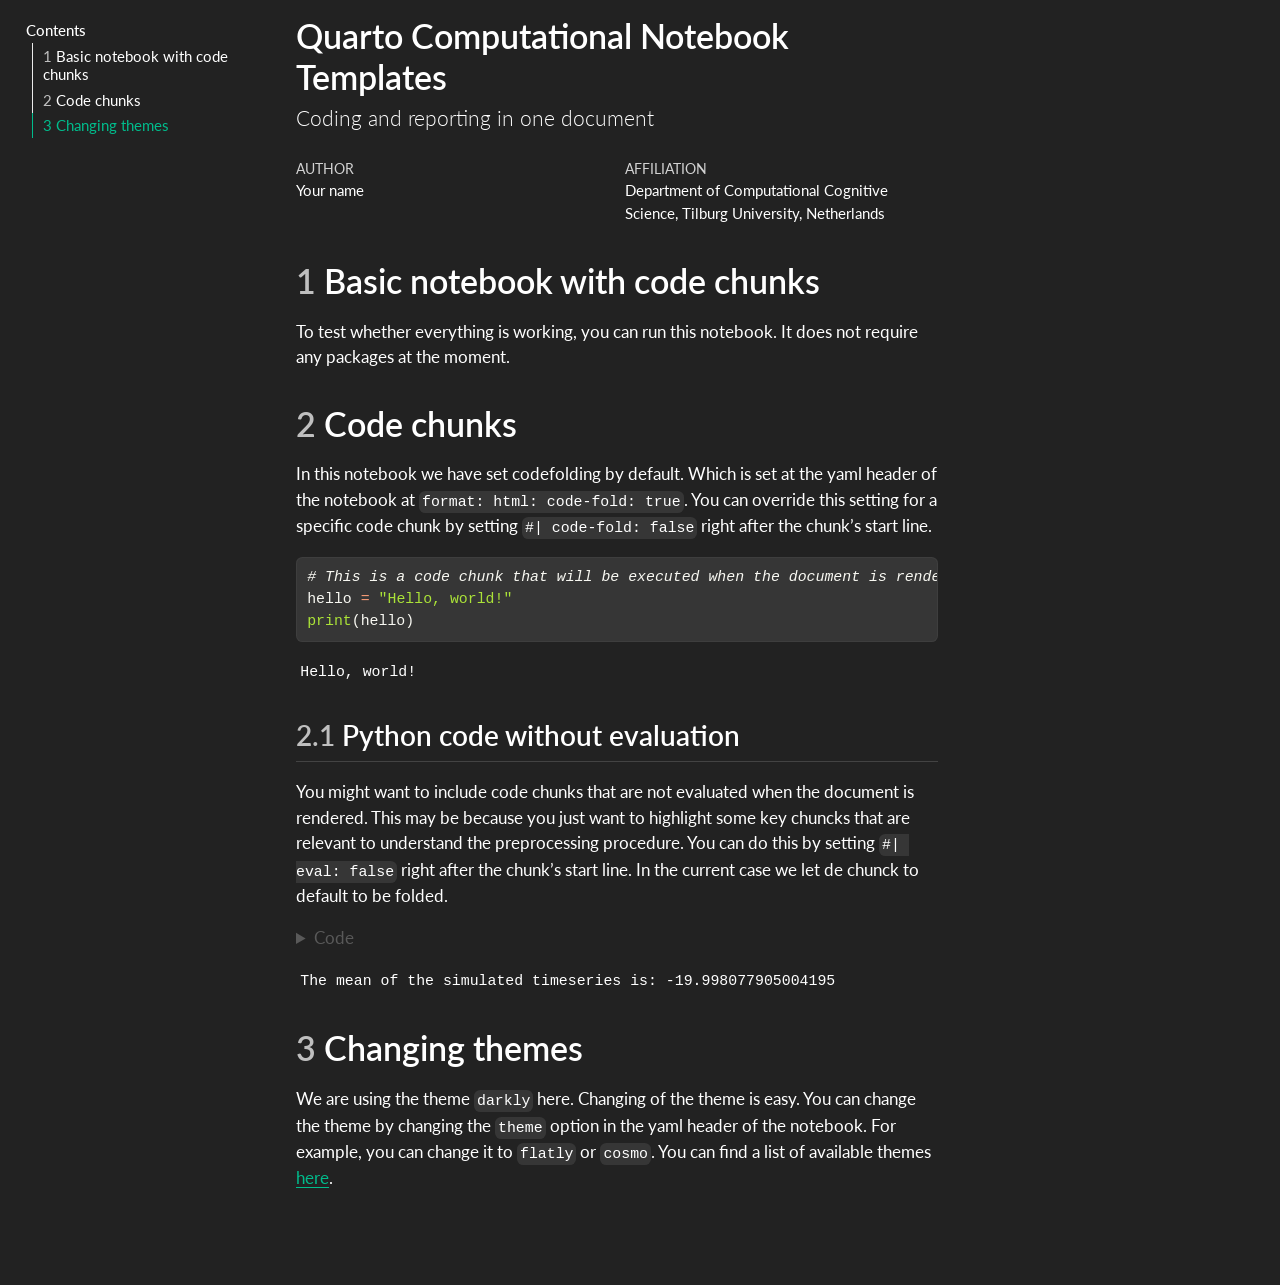
<file: index.html>
<!DOCTYPE html>
<html xmlns="http://www.w3.org/1999/xhtml" lang="en" xml:lang="en"><head>

<meta charset="utf-8">
<meta name="generator" content="quarto-1.10.18">

<meta name="viewport" content="width=device-width, initial-scale=1.0, user-scalable=yes">

<meta name="author" content="Your name">

<title>Quarto Computational Notebook Templates</title>
<style>
/* Default styles provided by pandoc.
** See https://pandoc.org/MANUAL.html#variables-for-html for config info.
*/
span.smallcaps{font-variant: small-caps;}
div.columns{display: flex; gap: 1.5em;}
div.column{flex: auto;}
@media screen {
div.columns{gap: min(4vw, 1.5em);}
div.column{overflow-x: auto;}
}
div.hanging-indent{margin-left: 1.5em; text-indent: -1.5em;}
ul.task-list{list-style: none;}
ul.task-list li input[type="checkbox"] {
  width: 0.8em;
  margin: 0 0.8em 0.2em -1em; /* quarto-specific, see https://github.com/quarto-dev/quarto-cli/issues/4556 */ 
  vertical-align: middle;
}
/* CSS for syntax highlighting */
html { -webkit-text-size-adjust: 100%; }
pre > code.sourceCode { white-space: pre; position: relative; }
pre > code.sourceCode > span { display: inline-block; line-height: 1.25; }
pre > code.sourceCode > span:empty { height: 1.2em; }
.sourceCode { overflow: visible; }
code.sourceCode > span { color: inherit; text-decoration: inherit; }
div.sourceCode { margin: 1em 0; }
pre.sourceCode { margin: 0; }
@media screen {
div.sourceCode { overflow: auto; }
}
@media print {
pre > code.sourceCode { white-space: pre-wrap; }
pre > code.sourceCode > span { text-indent: -5em; padding-left: 5em; }
}
pre.numberSource code
  { counter-reset: source-line 0; }
pre.numberSource code > span
  { position: relative; left: -4em; counter-increment: source-line; }
pre.numberSource code > span > a:first-child::before
  { content: counter(source-line);
    position: relative; left: -1em; text-align: right; vertical-align: baseline;
    border: none; display: inline-block;
    -webkit-touch-callout: none; -webkit-user-select: none;
    -khtml-user-select: none; -moz-user-select: none;
    -ms-user-select: none; user-select: none;
    padding: 0 4px; width: 4em;
  }
pre.numberSource { margin-left: 3em;  padding-left: 4px; }
div.sourceCode
  {   }
@media screen {
pre > code.sourceCode > span > a:first-child::before { text-decoration: underline; }
}
</style>


<script src="index_files/libs/clipboard/clipboard.min.js"></script>
<script src="index_files/libs/quarto-html/quarto.js" type="module"></script>
<script src="index_files/libs/quarto-html/tabsets/tabsets.js" type="module"></script>
<script src="index_files/libs/quarto-html/popper.min.js"></script>
<script src="index_files/libs/quarto-html/tippy.umd.min.js"></script>
<script src="index_files/libs/quarto-html/anchor.min.js"></script>
<link href="index_files/libs/quarto-html/tippy.css" rel="stylesheet">
<link href="index_files/libs/quarto-html/quarto-syntax-highlighting-dark-b85bc7c33db8c58e0ec93c3465666fed.css" rel="stylesheet" id="quarto-text-highlighting-styles">
<script src="index_files/libs/bootstrap/bootstrap.min.js"></script>
<link href="index_files/libs/bootstrap/bootstrap-icons.css" rel="stylesheet">
<link href="index_files/libs/bootstrap/bootstrap-75c375c98c32f92f1782ba94ae9554e3.min.css" rel="stylesheet" append-hash="true" id="quarto-bootstrap" data-mode="dark">


</head>

<body class="quarto-light">

<div id="quarto-content" class="page-columns page-rows-contents page-layout-article toc-left">
<div id="quarto-sidebar-toc-left" class="sidebar toc-left">
  <nav id="TOC" role="doc-toc" class="toc-active">
    <h2 id="toc-title">Contents</h2>
   
  <ul>
  <li><a href="#basic-notebook-with-code-chunks" id="toc-basic-notebook-with-code-chunks" class="nav-link active" data-scroll-target="#basic-notebook-with-code-chunks"><span class="header-section-number">1</span> Basic notebook with code chunks</a></li>
  <li><a href="#code-chunks" id="toc-code-chunks" class="nav-link" data-scroll-target="#code-chunks"><span class="header-section-number">2</span> Code chunks</a>
  <ul class="collapse">
  <li><a href="#python-code-without-evaluation" id="toc-python-code-without-evaluation" class="nav-link" data-scroll-target="#python-code-without-evaluation"><span class="header-section-number">2.1</span> Python code without evaluation</a></li>
  </ul></li>
  <li><a href="#changing-themes" id="toc-changing-themes" class="nav-link" data-scroll-target="#changing-themes"><span class="header-section-number">3</span> Changing themes</a></li>
  </ul>
</nav>
</div>
<div id="quarto-margin-sidebar" class="sidebar margin-sidebar zindex-bottom">
</div>
<main class="content" id="quarto-document-content">

<header id="title-block-header" class="quarto-title-block default">
<div class="quarto-title">
<h1 class="title">Quarto Computational Notebook Templates</h1>
<p class="subtitle lead">Coding and reporting in one document</p>
</div>


<div class="quarto-title-meta-author">
  <div class="quarto-title-meta-heading">Author</div>
  <div class="quarto-title-meta-heading">Affiliation</div>
  
    <div class="quarto-title-meta-contents">
    <p class="author">Your name </p>
  </div>
  <div class="quarto-title-meta-contents">
        <p class="affiliation">
            Department of Computational Cognitive Science, Tilburg University, Netherlands
          </p>
      </div>
  </div>

<div class="quarto-title-meta">

      
  
    
  </div>
  


</header>


<section id="basic-notebook-with-code-chunks" class="level1" data-number="1">
<h1 data-number="1"><span class="header-section-number">1</span> Basic notebook with code chunks</h1>
<p>To test whether everything is working, you can run this notebook. It does not require any packages at the moment.</p>
</section>
<section id="code-chunks" class="level1" data-number="2">
<h1 data-number="2"><span class="header-section-number">2</span> Code chunks</h1>
<p>In this notebook we have set codefolding by default. Which is set at the yaml header of the notebook at <code>format: html: code-fold: true</code>. You can override this setting for a specific code chunk by setting <code>#| code-fold: false</code> right after the chunk’s start line.</p>
<div id="1473661a" class="cell" data-execution_count="1">
<div class="code-copy-outer-scaffold"><div class="sourceCode cell-code" id="cb1"><pre class="sourceCode python code-with-copy"><code class="sourceCode python"><span id="cb1-1"><a href="#cb1-1" aria-hidden="true" tabindex="-1"></a><span class="co"># This is a code chunk that will be executed when the document is rendered.</span></span>
<span id="cb1-2"><a href="#cb1-2" aria-hidden="true" tabindex="-1"></a>hello <span class="op">=</span> <span class="st">"Hello, world!"</span></span>
<span id="cb1-3"><a href="#cb1-3" aria-hidden="true" tabindex="-1"></a><span class="bu">print</span>(hello)</span></code></pre></div><button title="Copy to Clipboard" class="code-copy-button"><i class="bi"></i></button></div>
<div class="cell-output cell-output-stdout">
<pre><code>Hello, world!</code></pre>
</div>
</div>
<section id="python-code-without-evaluation" class="level2" data-number="2.1">
<h2 data-number="2.1" class="anchored" data-anchor-id="python-code-without-evaluation"><span class="header-section-number">2.1</span> Python code without evaluation</h2>
<p>You might want to include code chunks that are not evaluated when the document is rendered. This may be because you just want to highlight some key chuncks that are relevant to understand the preprocessing procedure. You can do this by setting <code>#| eval: false</code> right after the chunk’s start line. In the current case we let de chunck to default to be folded.</p>
<div id="8278b6bc" class="cell" data-execution_count="2">
<details class="code-fold">
<summary>Code</summary>
<div class="code-copy-outer-scaffold"><div class="sourceCode cell-code" id="cb3"><pre class="sourceCode python code-with-copy"><code class="sourceCode python"><span id="cb3-1"><a href="#cb3-1" aria-hidden="true" tabindex="-1"></a><span class="im">import</span> scipy.stats <span class="im">as</span> stats</span>
<span id="cb3-2"><a href="#cb3-2" aria-hidden="true" tabindex="-1"></a></span>
<span id="cb3-3"><a href="#cb3-3" aria-hidden="true" tabindex="-1"></a><span class="co"># simulate a timeseries of 1000 data points</span></span>
<span id="cb3-4"><a href="#cb3-4" aria-hidden="true" tabindex="-1"></a>ts <span class="op">=</span> stats.norm.rvs(size<span class="op">=</span><span class="dv">1000</span>)</span>
<span id="cb3-5"><a href="#cb3-5" aria-hidden="true" tabindex="-1"></a></span>
<span id="cb3-6"><a href="#cb3-6" aria-hidden="true" tabindex="-1"></a><span class="co"># take the mean</span></span>
<span id="cb3-7"><a href="#cb3-7" aria-hidden="true" tabindex="-1"></a>mean_ts <span class="op">=</span> stats.tmean(ts) <span class="op">-</span> <span class="dv">20</span></span>
<span id="cb3-8"><a href="#cb3-8" aria-hidden="true" tabindex="-1"></a><span class="bu">print</span>(<span class="ss">f"The mean of the simulated timeseries is: </span><span class="sc">{</span>mean_ts<span class="sc">}</span><span class="ss">"</span>)</span></code></pre></div><button title="Copy to Clipboard" class="code-copy-button"><i class="bi"></i></button></div>
</details>
<div class="cell-output cell-output-stdout">
<pre><code>The mean of the simulated timeseries is: -19.998077905004195</code></pre>
</div>
</div>
</section>
</section>
<section id="changing-themes" class="level1" data-number="3">
<h1 data-number="3"><span class="header-section-number">3</span> Changing themes</h1>
<p>We are using the theme <code>darkly</code> here. Changing of the theme is easy. You can change the theme by changing the <code>theme</code> option in the yaml header of the notebook. For example, you can change it to <code>flatly</code> or <code>cosmo</code>. You can find a list of available themes <a href="https://quarto.org/docs/output-formats/html-themes.html">here</a>.</p>
</section>

</main>
<!-- /main column -->
<script id="quarto-html-after-body" type="application/javascript">
  window.document.addEventListener("DOMContentLoaded", function (event) {
    const icon = "";
    const anchorJS = new window.AnchorJS();
    anchorJS.options = {
      placement: 'right',
      icon: icon
    };
    anchorJS.add('.anchored');
    const isCodeAnnotation = (el) => {
      for (const clz of el.classList) {
        if (clz.startsWith('code-annotation-')) {                     
          return true;
        }
      }
      return false;
    }
    const onCopySuccess = function(e) {
      // button target
      const button = e.trigger;
      // don't keep focus
      button.blur();
      // flash "checked"
      button.classList.add('code-copy-button-checked');
      var currentTitle = button.getAttribute("title");
      button.setAttribute("title", "Copied!");
      let tooltip;
      if (window.bootstrap) {
        button.setAttribute("data-bs-toggle", "tooltip");
        button.setAttribute("data-bs-placement", "left");
        button.setAttribute("data-bs-title", "Copied!");
        tooltip = new bootstrap.Tooltip(button, 
          { trigger: "manual", 
            customClass: "code-copy-button-tooltip",
            offset: [0, -8]});
        tooltip.show();    
      }
      setTimeout(function() {
        if (tooltip) {
          tooltip.hide();
          button.removeAttribute("data-bs-title");
          button.removeAttribute("data-bs-toggle");
          button.removeAttribute("data-bs-placement");
        }
        button.setAttribute("title", currentTitle);
        button.classList.remove('code-copy-button-checked');
      }, 1000);
      // clear code selection
      e.clearSelection();
    }
    const getTextToCopy = function(trigger) {
      const outerScaffold = trigger.parentElement.cloneNode(true);
      const codeEl = outerScaffold.querySelector('code');
      for (const childEl of codeEl.children) {
        if (isCodeAnnotation(childEl)) {
          childEl.remove();
        }
      }
      return codeEl.innerText;
    }
    const clipboard = new window.ClipboardJS('.code-copy-button:not([data-in-quarto-modal])', {
      text: getTextToCopy
    });
    clipboard.on('success', onCopySuccess);
    if (window.document.getElementById('quarto-embedded-source-code-modal')) {
      const clipboardModal = new window.ClipboardJS('.code-copy-button[data-in-quarto-modal]', {
        text: getTextToCopy,
        container: window.document.getElementById('quarto-embedded-source-code-modal')
      });
      clipboardModal.on('success', onCopySuccess);
    }
      var localhostRegex = new RegExp(/^(?:http|https):\/\/localhost\:?[0-9]*\//);
      var mailtoRegex = new RegExp(/^mailto:/);
        var filterRegex = new RegExp('/' + window.location.host + '/');
      var isInternal = (href) => {
          return filterRegex.test(href) || localhostRegex.test(href) || mailtoRegex.test(href);
      }
      // Inspect non-navigation links and adorn them if external
     var links = window.document.querySelectorAll('a[href]:not(.nav-link):not(.navbar-brand):not(.toc-action):not(.sidebar-link):not(.sidebar-item-toggle):not(.pagination-link):not(.no-external):not([aria-hidden]):not(.dropdown-item):not(.quarto-navigation-tool):not(.about-link)');
      for (var i=0; i<links.length; i++) {
        const link = links[i];
        if (!isInternal(link.href)) {
          // undo the damage that might have been done by quarto-nav.js in the case of
          // links that we want to consider external
          if (link.dataset.originalHref !== undefined) {
            link.href = link.dataset.originalHref;
          }
        }
      }
    function tippyHover(el, contentFn, onTriggerFn, onUntriggerFn) {
      const config = {
        allowHTML: true,
        maxWidth: 500,
        delay: 100,
        arrow: false,
        appendTo: function(el) {
            return el.parentElement;
        },
        interactive: true,
        interactiveBorder: 10,
        theme: 'quarto',
        placement: 'bottom-start',
      };
      if (contentFn) {
        config.content = contentFn;
      }
      if (onTriggerFn) {
        config.onTrigger = onTriggerFn;
      }
      if (onUntriggerFn) {
        config.onUntrigger = onUntriggerFn;
      }
      window.tippy(el, config); 
    }
    const noterefs = window.document.querySelectorAll('a[role="doc-noteref"]');
    for (var i=0; i<noterefs.length; i++) {
      const ref = noterefs[i];
      tippyHover(ref, function() {
        // use id or data attribute instead here
        let href = ref.getAttribute('data-footnote-href') || ref.getAttribute('href');
        try { href = new URL(href).hash; } catch {}
        const id = href.replace(/^#\/?/, "");
        const note = window.document.getElementById(id);
        if (note) {
          return note.innerHTML;
        } else {
          return "";
        }
      });
    }
    const xrefs = window.document.querySelectorAll('a.quarto-xref');
    const processXRef = (id, note) => {
      // Strip column container classes
      const stripColumnClz = (el) => {
        el.classList.remove("page-full", "page-columns");
        if (el.children) {
          for (const child of el.children) {
            stripColumnClz(child);
          }
        }
      }
      stripColumnClz(note)
      if (id === null || id.startsWith('sec-')) {
        // Special case sections, only their first couple elements
        const container = document.createElement("div");
        if (note.children && note.children.length > 2) {
          container.appendChild(note.children[0].cloneNode(true));
          for (let i = 1; i < note.children.length; i++) {
            const child = note.children[i];
            if (child.tagName === "P" && child.innerText === "") {
              continue;
            } else {
              container.appendChild(child.cloneNode(true));
              break;
            }
          }
          if (window.Quarto?.typesetMath) {
            window.Quarto.typesetMath(container);
          }
          return container.innerHTML
        } else {
          if (window.Quarto?.typesetMath) {
            window.Quarto.typesetMath(note);
          }
          return note.innerHTML;
        }
      } else {
        // Remove any anchor links if they are present
        const anchorLink = note.querySelector('a.anchorjs-link');
        if (anchorLink) {
          anchorLink.remove();
        }
        if (window.Quarto?.typesetMath) {
          window.Quarto.typesetMath(note);
        }
        if (note.classList.contains("callout")) {
          return note.outerHTML;
        } else {
          return note.innerHTML;
        }
      }
    }
    for (var i=0; i<xrefs.length; i++) {
      const xref = xrefs[i];
      tippyHover(xref, undefined, function(instance) {
        instance.disable();
        let url = xref.getAttribute('href');
        let hash = undefined; 
        if (url.startsWith('#')) {
          hash = url;
        } else {
          try { hash = new URL(url).hash; } catch {}
        }
        if (hash) {
          const id = hash.replace(/^#\/?/, "");
          const note = window.document.getElementById(id);
          if (note !== null) {
            try {
              const html = processXRef(id, note.cloneNode(true));
              instance.setContent(html);
            } finally {
              instance.enable();
              instance.show();
            }
          } else {
            // See if we can fetch this
            fetch(url.split('#')[0])
            .then(res => res.text())
            .then(html => {
              const parser = new DOMParser();
              const htmlDoc = parser.parseFromString(html, "text/html");
              const note = htmlDoc.getElementById(id);
              if (note !== null) {
                const html = processXRef(id, note);
                instance.setContent(html);
              } 
            }).finally(() => {
              instance.enable();
              instance.show();
            });
          }
        } else {
          // See if we can fetch a full url (with no hash to target)
          // This is a special case and we should probably do some content thinning / targeting
          fetch(url)
          .then(res => res.text())
          .then(html => {
            const parser = new DOMParser();
            const htmlDoc = parser.parseFromString(html, "text/html");
            const note = htmlDoc.querySelector('main.content');
            if (note !== null) {
              // This should only happen for chapter cross references
              // (since there is no id in the URL)
              // remove the first header
              if (note.children.length > 0 && note.children[0].tagName === "HEADER") {
                note.children[0].remove();
              }
              const html = processXRef(null, note);
              instance.setContent(html);
            } 
          }).finally(() => {
            instance.enable();
            instance.show();
          });
        }
      }, function(instance) {
      });
    }
        let selectedAnnoteEl;
        const selectorForAnnotation = ( cell, annotation) => {
          let cellAttr = 'data-code-cell="' + cell + '"';
          let lineAttr = 'data-code-annotation="' +  annotation + '"';
          const selector = 'span[' + cellAttr + '][' + lineAttr + ']';
          return selector;
        }
        const selectCodeLines = (annoteEl) => {
          const doc = window.document;
          const targetCell = annoteEl.getAttribute("data-target-cell");
          const targetAnnotation = annoteEl.getAttribute("data-target-annotation");
          const annoteSpan = window.document.querySelector(selectorForAnnotation(targetCell, targetAnnotation));
          const lines = annoteSpan.getAttribute("data-code-lines").split(",");
          const lineIds = lines.map((line) => {
            return targetCell + "-" + line;
          })
          let top = null;
          let height = null;
          let parent = null;
          if (lineIds.length > 0) {
              //compute the position of the single el (top and bottom and make a div)
              const el = window.document.getElementById(lineIds[0]);
              top = el.offsetTop;
              height = el.offsetHeight;
              parent = el.parentElement.parentElement;
            if (lineIds.length > 1) {
              const lastEl = window.document.getElementById(lineIds[lineIds.length - 1]);
              const bottom = lastEl.offsetTop + lastEl.offsetHeight;
              height = bottom - top;
            }
            if (top !== null && height !== null && parent !== null) {
              // cook up a div (if necessary) and position it 
              let div = window.document.getElementById("code-annotation-line-highlight");
              if (div === null) {
                div = window.document.createElement("div");
                div.setAttribute("id", "code-annotation-line-highlight");
                div.style.position = 'absolute';
                parent.appendChild(div);
              }
              div.style.top = top - 2 + "px";
              div.style.height = height + 4 + "px";
              div.style.left = 0;
              let gutterDiv = window.document.getElementById("code-annotation-line-highlight-gutter");
              if (gutterDiv === null) {
                gutterDiv = window.document.createElement("div");
                gutterDiv.setAttribute("id", "code-annotation-line-highlight-gutter");
                gutterDiv.style.position = 'absolute';
                const codeCell = window.document.getElementById(targetCell);
                const gutter = codeCell.querySelector('.code-annotation-gutter');
                gutter.appendChild(gutterDiv);
              }
              gutterDiv.style.top = top - 2 + "px";
              gutterDiv.style.height = height + 4 + "px";
            }
            selectedAnnoteEl = annoteEl;
          }
        };
        const unselectCodeLines = () => {
          const elementsIds = ["code-annotation-line-highlight", "code-annotation-line-highlight-gutter"];
          elementsIds.forEach((elId) => {
            const div = window.document.getElementById(elId);
            if (div) {
              div.remove();
            }
          });
          selectedAnnoteEl = undefined;
        };
          // Handle positioning of the toggle
      window.addEventListener(
        "resize",
        throttle(() => {
          elRect = undefined;
          if (selectedAnnoteEl) {
            selectCodeLines(selectedAnnoteEl);
          }
        }, 10)
      );
      function throttle(fn, ms) {
      let throttle = false;
      let timer;
        return (...args) => {
          if(!throttle) { // first call gets through
              fn.apply(this, args);
              throttle = true;
          } else { // all the others get throttled
              if(timer) clearTimeout(timer); // cancel #2
              timer = setTimeout(() => {
                fn.apply(this, args);
                timer = throttle = false;
              }, ms);
          }
        };
      }
        // Attach click handler to the DT
        const annoteDls = window.document.querySelectorAll('dt[data-target-cell]');
        for (const annoteDlNode of annoteDls) {
          annoteDlNode.addEventListener('click', (event) => {
            const clickedEl = event.target;
            if (clickedEl !== selectedAnnoteEl) {
              unselectCodeLines();
              const activeEl = window.document.querySelector('dt[data-target-cell].code-annotation-active');
              if (activeEl) {
                activeEl.classList.remove('code-annotation-active');
              }
              selectCodeLines(clickedEl);
              clickedEl.classList.add('code-annotation-active');
            } else {
              // Unselect the line
              unselectCodeLines();
              clickedEl.classList.remove('code-annotation-active');
            }
          });
        }
    const findCites = (el) => {
      const parentEl = el.parentElement;
      if (parentEl) {
        const cites = parentEl.dataset.cites;
        if (cites) {
          return {
            el,
            cites: cites.split(' ')
          };
        } else {
          return findCites(el.parentElement)
        }
      } else {
        return undefined;
      }
    };
    var bibliorefs = window.document.querySelectorAll('a[role="doc-biblioref"]');
    for (var i=0; i<bibliorefs.length; i++) {
      const ref = bibliorefs[i];
      const citeInfo = findCites(ref);
      if (citeInfo) {
        tippyHover(citeInfo.el, function() {
          var popup = window.document.createElement('div');
          citeInfo.cites.forEach(function(cite) {
            var citeDiv = window.document.createElement('div');
            citeDiv.classList.add('hanging-indent');
            citeDiv.classList.add('csl-entry');
            var biblioDiv = window.document.getElementById('ref-' + cite);
            if (biblioDiv) {
              citeDiv.innerHTML = biblioDiv.innerHTML;
            }
            popup.appendChild(citeDiv);
          });
          return popup.innerHTML;
        });
      }
    }
  });
  </script>
</div> <!-- /content -->




</body></html>
</file>
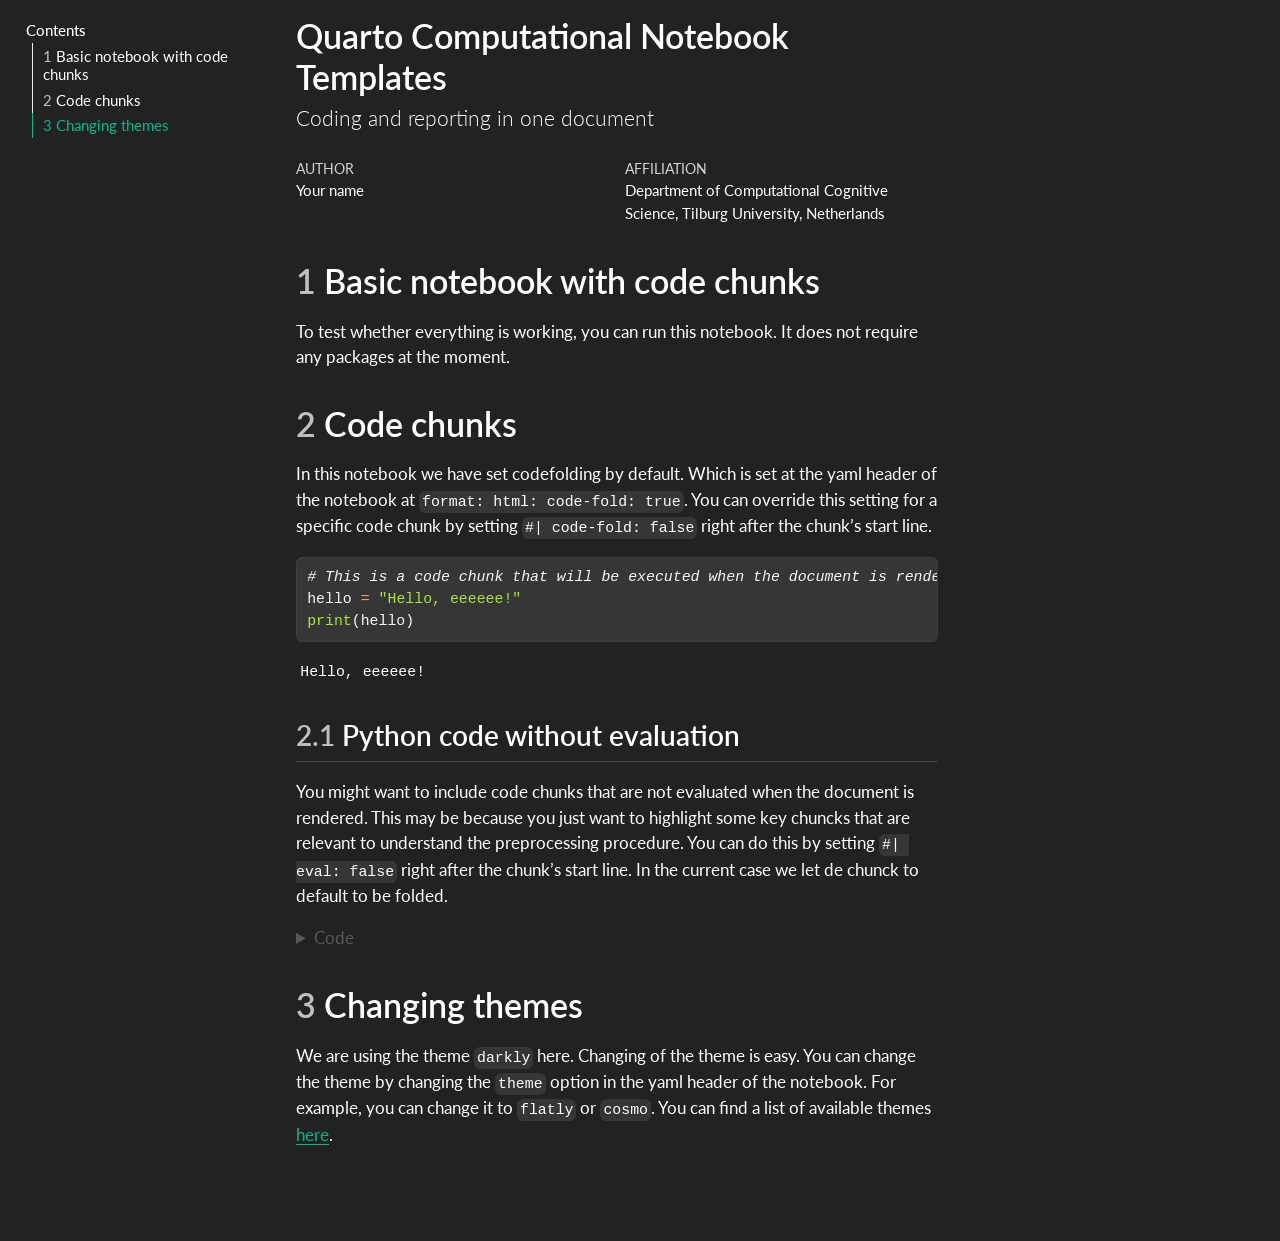
<file: workspaces/basicnotebookprerendered/index.html>
<!DOCTYPE html>
<html xmlns="http://www.w3.org/1999/xhtml" lang="en" xml:lang="en"><head>

<meta charset="utf-8">
<meta name="generator" content="quarto-1.10.18">

<meta name="viewport" content="width=device-width, initial-scale=1.0, user-scalable=yes">

<meta name="author" content="Your name">

<title>Quarto Computational Notebook Templates</title>
<style>
/* Default styles provided by pandoc.
** See https://pandoc.org/MANUAL.html#variables-for-html for config info.
*/
span.smallcaps{font-variant: small-caps;}
div.columns{display: flex; gap: 1.5em;}
div.column{flex: auto;}
@media screen {
div.columns{gap: min(4vw, 1.5em);}
div.column{overflow-x: auto;}
}
div.hanging-indent{margin-left: 1.5em; text-indent: -1.5em;}
ul.task-list{list-style: none;}
ul.task-list li input[type="checkbox"] {
  width: 0.8em;
  margin: 0 0.8em 0.2em -1em; /* quarto-specific, see https://github.com/quarto-dev/quarto-cli/issues/4556 */ 
  vertical-align: middle;
}
/* CSS for syntax highlighting */
html { -webkit-text-size-adjust: 100%; }
pre > code.sourceCode { white-space: pre; position: relative; }
pre > code.sourceCode > span { display: inline-block; line-height: 1.25; }
pre > code.sourceCode > span:empty { height: 1.2em; }
.sourceCode { overflow: visible; }
code.sourceCode > span { color: inherit; text-decoration: inherit; }
div.sourceCode { margin: 1em 0; }
pre.sourceCode { margin: 0; }
@media screen {
div.sourceCode { overflow: auto; }
}
@media print {
pre > code.sourceCode { white-space: pre-wrap; }
pre > code.sourceCode > span { text-indent: -5em; padding-left: 5em; }
}
pre.numberSource code
  { counter-reset: source-line 0; }
pre.numberSource code > span
  { position: relative; left: -4em; counter-increment: source-line; }
pre.numberSource code > span > a:first-child::before
  { content: counter(source-line);
    position: relative; left: -1em; text-align: right; vertical-align: baseline;
    border: none; display: inline-block;
    -webkit-touch-callout: none; -webkit-user-select: none;
    -khtml-user-select: none; -moz-user-select: none;
    -ms-user-select: none; user-select: none;
    padding: 0 4px; width: 4em;
  }
pre.numberSource { margin-left: 3em;  padding-left: 4px; }
div.sourceCode
  {   }
@media screen {
pre > code.sourceCode > span > a:first-child::before { text-decoration: underline; }
}
</style>


<script src="index_files/libs/clipboard/clipboard.min.js"></script>
<script src="index_files/libs/quarto-html/quarto.js" type="module"></script>
<script src="index_files/libs/quarto-html/tabsets/tabsets.js" type="module"></script>
<script src="index_files/libs/quarto-html/popper.min.js"></script>
<script src="index_files/libs/quarto-html/tippy.umd.min.js"></script>
<script src="index_files/libs/quarto-html/anchor.min.js"></script>
<link href="index_files/libs/quarto-html/tippy.css" rel="stylesheet">
<link href="index_files/libs/quarto-html/quarto-syntax-highlighting-dark-b85bc7c33db8c58e0ec93c3465666fed.css" rel="stylesheet" id="quarto-text-highlighting-styles">
<script src="index_files/libs/bootstrap/bootstrap.min.js"></script>
<link href="index_files/libs/bootstrap/bootstrap-icons.css" rel="stylesheet">
<link href="index_files/libs/bootstrap/bootstrap-b090971f8d9ab28eecce6b9986224eda.min.css" rel="stylesheet" append-hash="true" id="quarto-bootstrap" data-mode="dark">


</head>

<body class="quarto-light">

<div id="quarto-content" class="page-columns page-rows-contents page-layout-article toc-left">
<div id="quarto-sidebar-toc-left" class="sidebar toc-left">
  <nav id="TOC" role="doc-toc" class="toc-active">
    <h2 id="toc-title">Contents</h2>
   
  <ul>
  <li><a href="#basic-notebook-with-code-chunks" id="toc-basic-notebook-with-code-chunks" class="nav-link active" data-scroll-target="#basic-notebook-with-code-chunks"><span class="header-section-number">1</span> Basic notebook with code chunks</a></li>
  <li><a href="#code-chunks" id="toc-code-chunks" class="nav-link" data-scroll-target="#code-chunks"><span class="header-section-number">2</span> Code chunks</a>
  <ul class="collapse">
  <li><a href="#python-code-without-evaluation" id="toc-python-code-without-evaluation" class="nav-link" data-scroll-target="#python-code-without-evaluation"><span class="header-section-number">2.1</span> Python code without evaluation</a></li>
  </ul></li>
  <li><a href="#changing-themes" id="toc-changing-themes" class="nav-link" data-scroll-target="#changing-themes"><span class="header-section-number">3</span> Changing themes</a></li>
  </ul>
</nav>
</div>
<div id="quarto-margin-sidebar" class="sidebar margin-sidebar zindex-bottom">
</div>
<main class="content" id="quarto-document-content">

<header id="title-block-header" class="quarto-title-block default">
<div class="quarto-title">
<h1 class="title">Quarto Computational Notebook Templates</h1>
<p class="subtitle lead">Coding and reporting in one document</p>
</div>


<div class="quarto-title-meta-author">
  <div class="quarto-title-meta-heading">Author</div>
  <div class="quarto-title-meta-heading">Affiliation</div>
  
    <div class="quarto-title-meta-contents">
    <p class="author">Your name </p>
  </div>
  <div class="quarto-title-meta-contents">
        <p class="affiliation">
            Department of Computational Cognitive Science, Tilburg University, Netherlands
          </p>
      </div>
  </div>

<div class="quarto-title-meta">

      
  
    
  </div>
  


</header>


<section id="basic-notebook-with-code-chunks" class="level1" data-number="1">
<h1 data-number="1"><span class="header-section-number">1</span> Basic notebook with code chunks</h1>
<p>To test whether everything is working, you can run this notebook. It does not require any packages at the moment.</p>
</section>
<section id="code-chunks" class="level1" data-number="2">
<h1 data-number="2"><span class="header-section-number">2</span> Code chunks</h1>
<p>In this notebook we have set codefolding by default. Which is set at the yaml header of the notebook at <code>format: html: code-fold: true</code>. You can override this setting for a specific code chunk by setting <code>#| code-fold: false</code> right after the chunk’s start line.</p>
<div id="ff52a134" class="cell" data-execution_count="1">
<div class="code-copy-outer-scaffold"><div class="sourceCode cell-code" id="cb1"><pre class="sourceCode python code-with-copy"><code class="sourceCode python"><span id="cb1-1"><a href="#cb1-1" aria-hidden="true" tabindex="-1"></a><span class="co"># This is a code chunk that will be executed when the document is rendered.</span></span>
<span id="cb1-2"><a href="#cb1-2" aria-hidden="true" tabindex="-1"></a>hello <span class="op">=</span> <span class="st">"Hello, eeeeee!"</span></span>
<span id="cb1-3"><a href="#cb1-3" aria-hidden="true" tabindex="-1"></a><span class="bu">print</span>(hello)</span></code></pre></div><button title="Copy to Clipboard" class="code-copy-button"><i class="bi"></i></button></div>
<div class="cell-output cell-output-stdout">
<pre><code>Hello, eeeeee!</code></pre>
</div>
</div>
<section id="python-code-without-evaluation" class="level2" data-number="2.1">
<h2 data-number="2.1" class="anchored" data-anchor-id="python-code-without-evaluation"><span class="header-section-number">2.1</span> Python code without evaluation</h2>
<p>You might want to include code chunks that are not evaluated when the document is rendered. This may be because you just want to highlight some key chuncks that are relevant to understand the preprocessing procedure. You can do this by setting <code>#| eval: false</code> right after the chunk’s start line. In the current case we let de chunck to default to be folded.</p>
<div id="2daa91db" class="cell" data-execution_count="2">
<details class="code-fold">
<summary>Code</summary>
<div class="code-copy-outer-scaffold"><div class="sourceCode cell-code" id="cb3"><pre class="sourceCode python code-with-copy"><code class="sourceCode python"><span id="cb3-1"><a href="#cb3-1" aria-hidden="true" tabindex="-1"></a><span class="im">import</span> scipy.stats <span class="im">as</span> stats</span>
<span id="cb3-2"><a href="#cb3-2" aria-hidden="true" tabindex="-1"></a></span>
<span id="cb3-3"><a href="#cb3-3" aria-hidden="true" tabindex="-1"></a><span class="co"># simulate a timeseries of 1000 data points</span></span>
<span id="cb3-4"><a href="#cb3-4" aria-hidden="true" tabindex="-1"></a>ts <span class="op">=</span> stats.norm.rvs(size<span class="op">=</span><span class="dv">1000</span>)</span>
<span id="cb3-5"><a href="#cb3-5" aria-hidden="true" tabindex="-1"></a></span>
<span id="cb3-6"><a href="#cb3-6" aria-hidden="true" tabindex="-1"></a><span class="co"># take the mean</span></span>
<span id="cb3-7"><a href="#cb3-7" aria-hidden="true" tabindex="-1"></a>mean_ts <span class="op">=</span> stats.tmean(ts)</span>
<span id="cb3-8"><a href="#cb3-8" aria-hidden="true" tabindex="-1"></a><span class="bu">print</span>(<span class="ss">f"The mean of the simulated timeseries is: </span><span class="sc">{</span>mean_ts<span class="sc">}</span><span class="ss">"</span>)</span></code></pre></div><button title="Copy to Clipboard" class="code-copy-button"><i class="bi"></i></button></div>
</details>
</div>
</section>
</section>
<section id="changing-themes" class="level1" data-number="3">
<h1 data-number="3"><span class="header-section-number">3</span> Changing themes</h1>
<p>We are using the theme <code>darkly</code> here. Changing of the theme is easy. You can change the theme by changing the <code>theme</code> option in the yaml header of the notebook. For example, you can change it to <code>flatly</code> or <code>cosmo</code>. You can find a list of available themes <a href="https://quarto.org/docs/output-formats/html-themes.html">here</a>.</p>
</section>

</main>
<!-- /main column -->
<script id="quarto-html-after-body" type="application/javascript">
  window.document.addEventListener("DOMContentLoaded", function (event) {
    const icon = "";
    const anchorJS = new window.AnchorJS();
    anchorJS.options = {
      placement: 'right',
      icon: icon
    };
    anchorJS.add('.anchored');
    const isCodeAnnotation = (el) => {
      for (const clz of el.classList) {
        if (clz.startsWith('code-annotation-')) {                     
          return true;
        }
      }
      return false;
    }
    const onCopySuccess = function(e) {
      // button target
      const button = e.trigger;
      // don't keep focus
      button.blur();
      // flash "checked"
      button.classList.add('code-copy-button-checked');
      var currentTitle = button.getAttribute("title");
      button.setAttribute("title", "Copied!");
      let tooltip;
      if (window.bootstrap) {
        button.setAttribute("data-bs-toggle", "tooltip");
        button.setAttribute("data-bs-placement", "left");
        button.setAttribute("data-bs-title", "Copied!");
        tooltip = new bootstrap.Tooltip(button, 
          { trigger: "manual", 
            customClass: "code-copy-button-tooltip",
            offset: [0, -8]});
        tooltip.show();    
      }
      setTimeout(function() {
        if (tooltip) {
          tooltip.hide();
          button.removeAttribute("data-bs-title");
          button.removeAttribute("data-bs-toggle");
          button.removeAttribute("data-bs-placement");
        }
        button.setAttribute("title", currentTitle);
        button.classList.remove('code-copy-button-checked');
      }, 1000);
      // clear code selection
      e.clearSelection();
    }
    const getTextToCopy = function(trigger) {
      const outerScaffold = trigger.parentElement.cloneNode(true);
      const codeEl = outerScaffold.querySelector('code');
      for (const childEl of codeEl.children) {
        if (isCodeAnnotation(childEl)) {
          childEl.remove();
        }
      }
      return codeEl.innerText;
    }
    const clipboard = new window.ClipboardJS('.code-copy-button:not([data-in-quarto-modal])', {
      text: getTextToCopy
    });
    clipboard.on('success', onCopySuccess);
    if (window.document.getElementById('quarto-embedded-source-code-modal')) {
      const clipboardModal = new window.ClipboardJS('.code-copy-button[data-in-quarto-modal]', {
        text: getTextToCopy,
        container: window.document.getElementById('quarto-embedded-source-code-modal')
      });
      clipboardModal.on('success', onCopySuccess);
    }
      var localhostRegex = new RegExp(/^(?:http|https):\/\/localhost\:?[0-9]*\//);
      var mailtoRegex = new RegExp(/^mailto:/);
        var filterRegex = new RegExp('/' + window.location.host + '/');
      var isInternal = (href) => {
          return filterRegex.test(href) || localhostRegex.test(href) || mailtoRegex.test(href);
      }
      // Inspect non-navigation links and adorn them if external
     var links = window.document.querySelectorAll('a[href]:not(.nav-link):not(.navbar-brand):not(.toc-action):not(.sidebar-link):not(.sidebar-item-toggle):not(.pagination-link):not(.no-external):not([aria-hidden]):not(.dropdown-item):not(.quarto-navigation-tool):not(.about-link)');
      for (var i=0; i<links.length; i++) {
        const link = links[i];
        if (!isInternal(link.href)) {
          // undo the damage that might have been done by quarto-nav.js in the case of
          // links that we want to consider external
          if (link.dataset.originalHref !== undefined) {
            link.href = link.dataset.originalHref;
          }
        }
      }
    function tippyHover(el, contentFn, onTriggerFn, onUntriggerFn) {
      const config = {
        allowHTML: true,
        maxWidth: 500,
        delay: 100,
        arrow: false,
        appendTo: function(el) {
            return el.parentElement;
        },
        interactive: true,
        interactiveBorder: 10,
        theme: 'quarto',
        placement: 'bottom-start',
      };
      if (contentFn) {
        config.content = contentFn;
      }
      if (onTriggerFn) {
        config.onTrigger = onTriggerFn;
      }
      if (onUntriggerFn) {
        config.onUntrigger = onUntriggerFn;
      }
      window.tippy(el, config); 
    }
    const noterefs = window.document.querySelectorAll('a[role="doc-noteref"]');
    for (var i=0; i<noterefs.length; i++) {
      const ref = noterefs[i];
      tippyHover(ref, function() {
        // use id or data attribute instead here
        let href = ref.getAttribute('data-footnote-href') || ref.getAttribute('href');
        try { href = new URL(href).hash; } catch {}
        const id = href.replace(/^#\/?/, "");
        const note = window.document.getElementById(id);
        if (note) {
          return note.innerHTML;
        } else {
          return "";
        }
      });
    }
    const xrefs = window.document.querySelectorAll('a.quarto-xref');
    const processXRef = (id, note) => {
      // Strip column container classes
      const stripColumnClz = (el) => {
        el.classList.remove("page-full", "page-columns");
        if (el.children) {
          for (const child of el.children) {
            stripColumnClz(child);
          }
        }
      }
      stripColumnClz(note)
      if (id === null || id.startsWith('sec-')) {
        // Special case sections, only their first couple elements
        const container = document.createElement("div");
        if (note.children && note.children.length > 2) {
          container.appendChild(note.children[0].cloneNode(true));
          for (let i = 1; i < note.children.length; i++) {
            const child = note.children[i];
            if (child.tagName === "P" && child.innerText === "") {
              continue;
            } else {
              container.appendChild(child.cloneNode(true));
              break;
            }
          }
          if (window.Quarto?.typesetMath) {
            window.Quarto.typesetMath(container);
          }
          return container.innerHTML
        } else {
          if (window.Quarto?.typesetMath) {
            window.Quarto.typesetMath(note);
          }
          return note.innerHTML;
        }
      } else {
        // Remove any anchor links if they are present
        const anchorLink = note.querySelector('a.anchorjs-link');
        if (anchorLink) {
          anchorLink.remove();
        }
        if (window.Quarto?.typesetMath) {
          window.Quarto.typesetMath(note);
        }
        if (note.classList.contains("callout")) {
          return note.outerHTML;
        } else {
          return note.innerHTML;
        }
      }
    }
    for (var i=0; i<xrefs.length; i++) {
      const xref = xrefs[i];
      tippyHover(xref, undefined, function(instance) {
        instance.disable();
        let url = xref.getAttribute('href');
        let hash = undefined; 
        if (url.startsWith('#')) {
          hash = url;
        } else {
          try { hash = new URL(url).hash; } catch {}
        }
        if (hash) {
          const id = hash.replace(/^#\/?/, "");
          const note = window.document.getElementById(id);
          if (note !== null) {
            try {
              const html = processXRef(id, note.cloneNode(true));
              instance.setContent(html);
            } finally {
              instance.enable();
              instance.show();
            }
          } else {
            // See if we can fetch this
            fetch(url.split('#')[0])
            .then(res => res.text())
            .then(html => {
              const parser = new DOMParser();
              const htmlDoc = parser.parseFromString(html, "text/html");
              const note = htmlDoc.getElementById(id);
              if (note !== null) {
                const html = processXRef(id, note);
                instance.setContent(html);
              } 
            }).finally(() => {
              instance.enable();
              instance.show();
            });
          }
        } else {
          // See if we can fetch a full url (with no hash to target)
          // This is a special case and we should probably do some content thinning / targeting
          fetch(url)
          .then(res => res.text())
          .then(html => {
            const parser = new DOMParser();
            const htmlDoc = parser.parseFromString(html, "text/html");
            const note = htmlDoc.querySelector('main.content');
            if (note !== null) {
              // This should only happen for chapter cross references
              // (since there is no id in the URL)
              // remove the first header
              if (note.children.length > 0 && note.children[0].tagName === "HEADER") {
                note.children[0].remove();
              }
              const html = processXRef(null, note);
              instance.setContent(html);
            } 
          }).finally(() => {
            instance.enable();
            instance.show();
          });
        }
      }, function(instance) {
      });
    }
        let selectedAnnoteEl;
        const selectorForAnnotation = ( cell, annotation) => {
          let cellAttr = 'data-code-cell="' + cell + '"';
          let lineAttr = 'data-code-annotation="' +  annotation + '"';
          const selector = 'span[' + cellAttr + '][' + lineAttr + ']';
          return selector;
        }
        const selectCodeLines = (annoteEl) => {
          const doc = window.document;
          const targetCell = annoteEl.getAttribute("data-target-cell");
          const targetAnnotation = annoteEl.getAttribute("data-target-annotation");
          const annoteSpan = window.document.querySelector(selectorForAnnotation(targetCell, targetAnnotation));
          const lines = annoteSpan.getAttribute("data-code-lines").split(",");
          const lineIds = lines.map((line) => {
            return targetCell + "-" + line;
          })
          let top = null;
          let height = null;
          let parent = null;
          if (lineIds.length > 0) {
              //compute the position of the single el (top and bottom and make a div)
              const el = window.document.getElementById(lineIds[0]);
              top = el.offsetTop;
              height = el.offsetHeight;
              parent = el.parentElement.parentElement;
            if (lineIds.length > 1) {
              const lastEl = window.document.getElementById(lineIds[lineIds.length - 1]);
              const bottom = lastEl.offsetTop + lastEl.offsetHeight;
              height = bottom - top;
            }
            if (top !== null && height !== null && parent !== null) {
              // cook up a div (if necessary) and position it 
              let div = window.document.getElementById("code-annotation-line-highlight");
              if (div === null) {
                div = window.document.createElement("div");
                div.setAttribute("id", "code-annotation-line-highlight");
                div.style.position = 'absolute';
                parent.appendChild(div);
              }
              div.style.top = top - 2 + "px";
              div.style.height = height + 4 + "px";
              div.style.left = 0;
              let gutterDiv = window.document.getElementById("code-annotation-line-highlight-gutter");
              if (gutterDiv === null) {
                gutterDiv = window.document.createElement("div");
                gutterDiv.setAttribute("id", "code-annotation-line-highlight-gutter");
                gutterDiv.style.position = 'absolute';
                const codeCell = window.document.getElementById(targetCell);
                const gutter = codeCell.querySelector('.code-annotation-gutter');
                gutter.appendChild(gutterDiv);
              }
              gutterDiv.style.top = top - 2 + "px";
              gutterDiv.style.height = height + 4 + "px";
            }
            selectedAnnoteEl = annoteEl;
          }
        };
        const unselectCodeLines = () => {
          const elementsIds = ["code-annotation-line-highlight", "code-annotation-line-highlight-gutter"];
          elementsIds.forEach((elId) => {
            const div = window.document.getElementById(elId);
            if (div) {
              div.remove();
            }
          });
          selectedAnnoteEl = undefined;
        };
          // Handle positioning of the toggle
      window.addEventListener(
        "resize",
        throttle(() => {
          elRect = undefined;
          if (selectedAnnoteEl) {
            selectCodeLines(selectedAnnoteEl);
          }
        }, 10)
      );
      function throttle(fn, ms) {
      let throttle = false;
      let timer;
        return (...args) => {
          if(!throttle) { // first call gets through
              fn.apply(this, args);
              throttle = true;
          } else { // all the others get throttled
              if(timer) clearTimeout(timer); // cancel #2
              timer = setTimeout(() => {
                fn.apply(this, args);
                timer = throttle = false;
              }, ms);
          }
        };
      }
        // Attach click handler to the DT
        const annoteDls = window.document.querySelectorAll('dt[data-target-cell]');
        for (const annoteDlNode of annoteDls) {
          annoteDlNode.addEventListener('click', (event) => {
            const clickedEl = event.target;
            if (clickedEl !== selectedAnnoteEl) {
              unselectCodeLines();
              const activeEl = window.document.querySelector('dt[data-target-cell].code-annotation-active');
              if (activeEl) {
                activeEl.classList.remove('code-annotation-active');
              }
              selectCodeLines(clickedEl);
              clickedEl.classList.add('code-annotation-active');
            } else {
              // Unselect the line
              unselectCodeLines();
              clickedEl.classList.remove('code-annotation-active');
            }
          });
        }
    const findCites = (el) => {
      const parentEl = el.parentElement;
      if (parentEl) {
        const cites = parentEl.dataset.cites;
        if (cites) {
          return {
            el,
            cites: cites.split(' ')
          };
        } else {
          return findCites(el.parentElement)
        }
      } else {
        return undefined;
      }
    };
    var bibliorefs = window.document.querySelectorAll('a[role="doc-biblioref"]');
    for (var i=0; i<bibliorefs.length; i++) {
      const ref = bibliorefs[i];
      const citeInfo = findCites(ref);
      if (citeInfo) {
        tippyHover(citeInfo.el, function() {
          var popup = window.document.createElement('div');
          citeInfo.cites.forEach(function(cite) {
            var citeDiv = window.document.createElement('div');
            citeDiv.classList.add('hanging-indent');
            citeDiv.classList.add('csl-entry');
            var biblioDiv = window.document.getElementById('ref-' + cite);
            if (biblioDiv) {
              citeDiv.innerHTML = biblioDiv.innerHTML;
            }
            popup.appendChild(citeDiv);
          });
          return popup.innerHTML;
        });
      }
    }
  });
  </script>
</div> <!-- /content -->




</body></html>
</file>
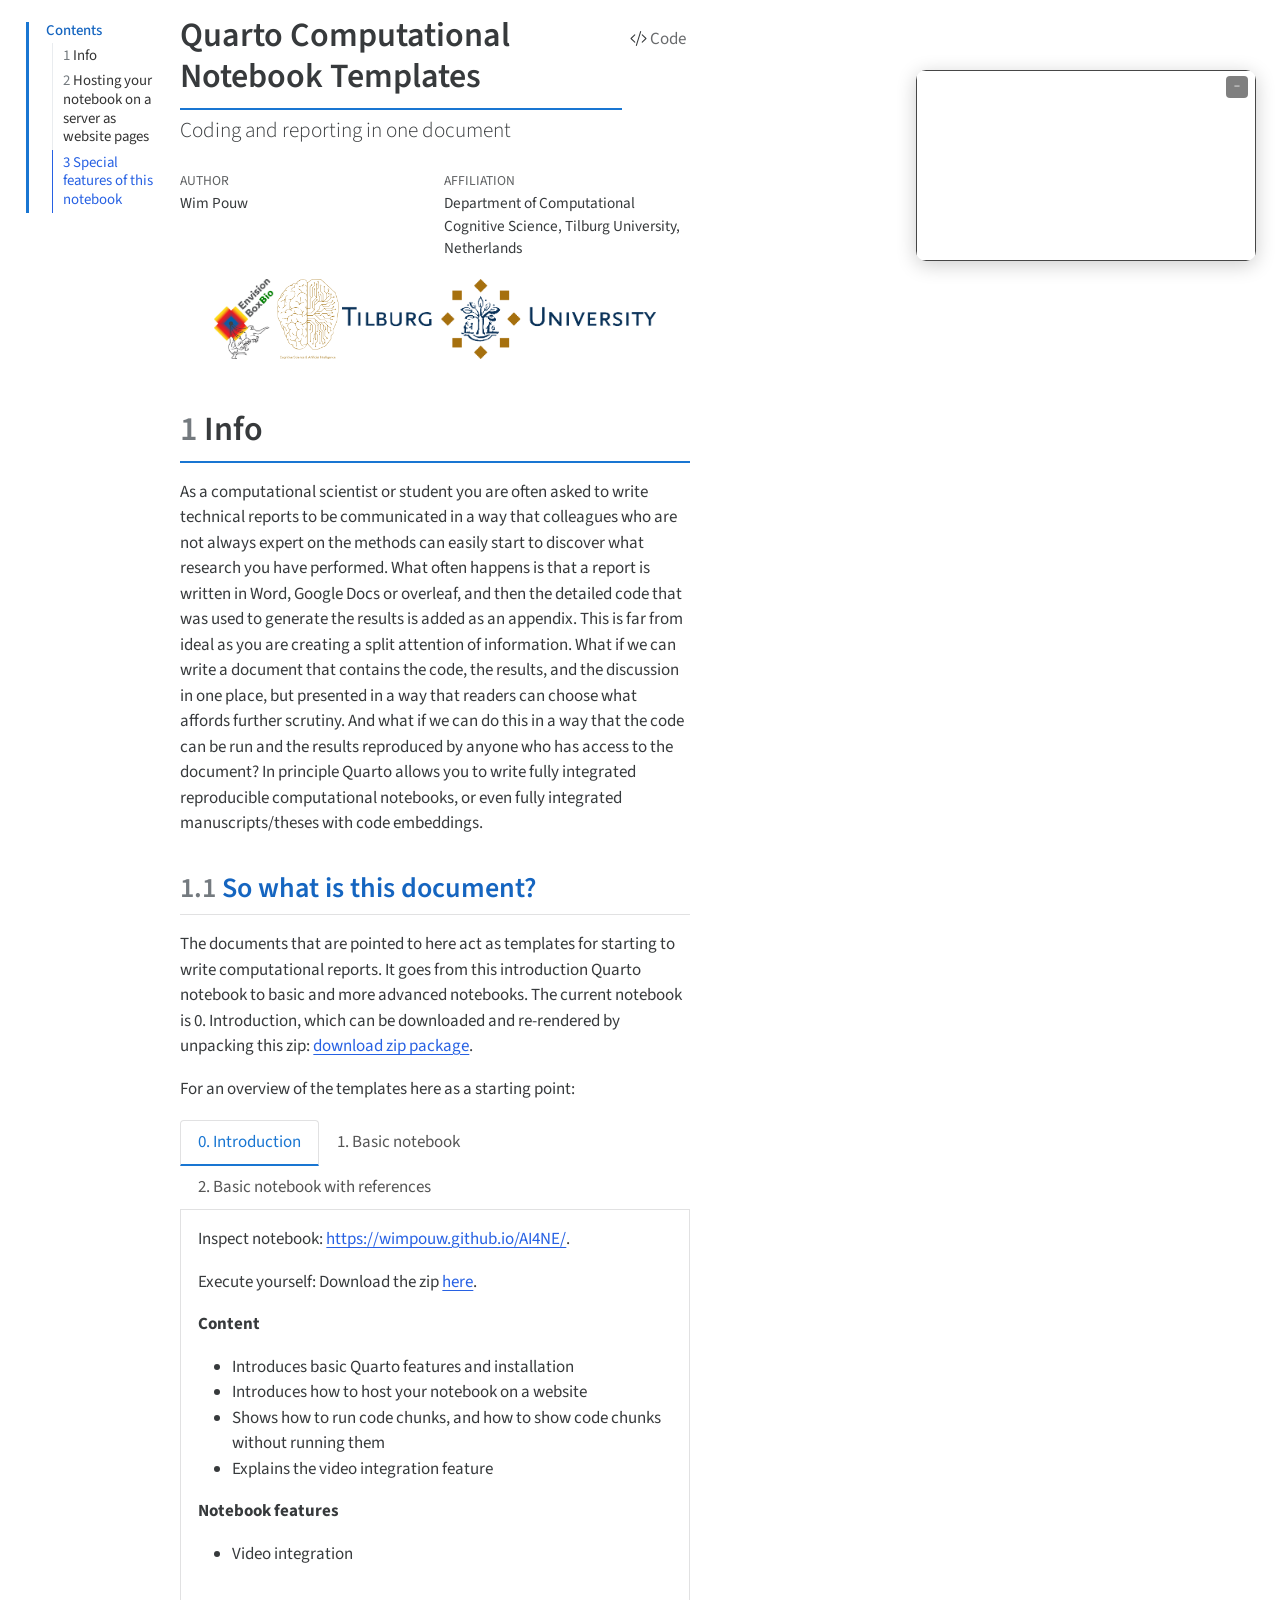
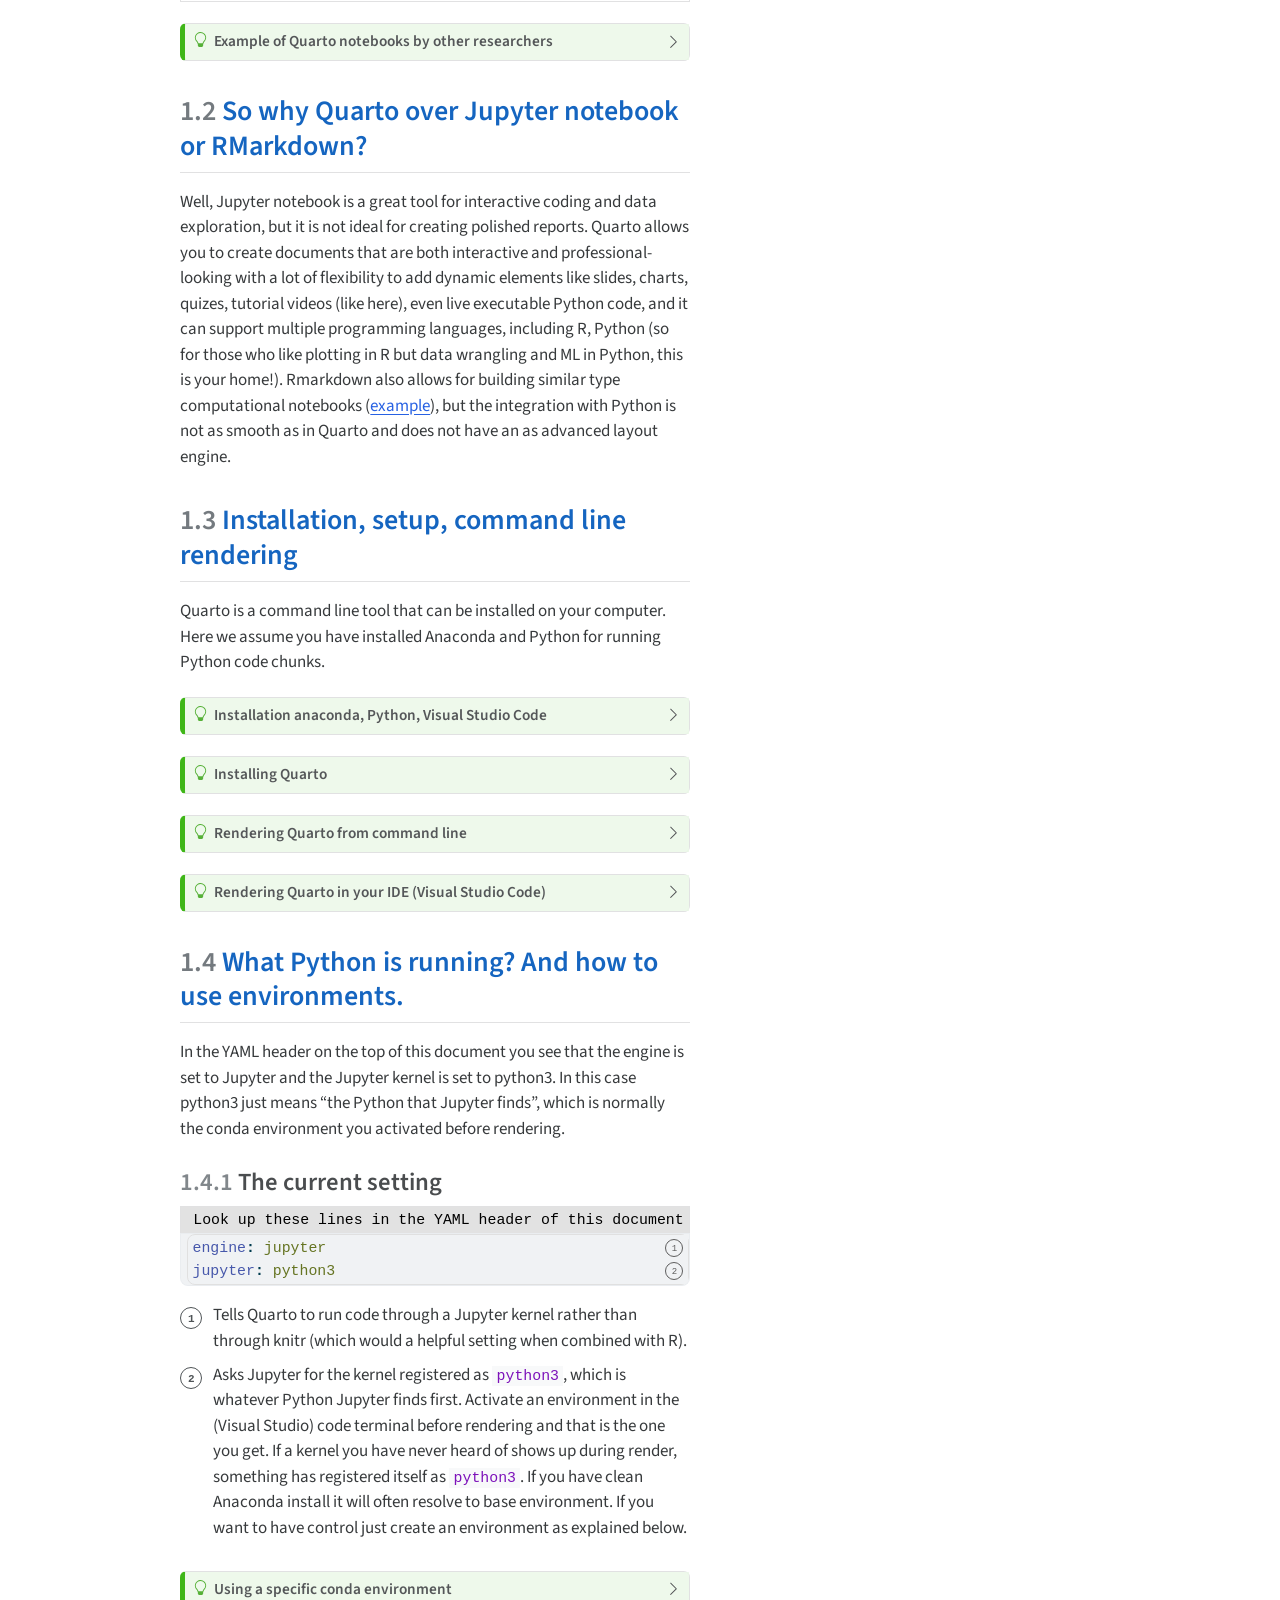
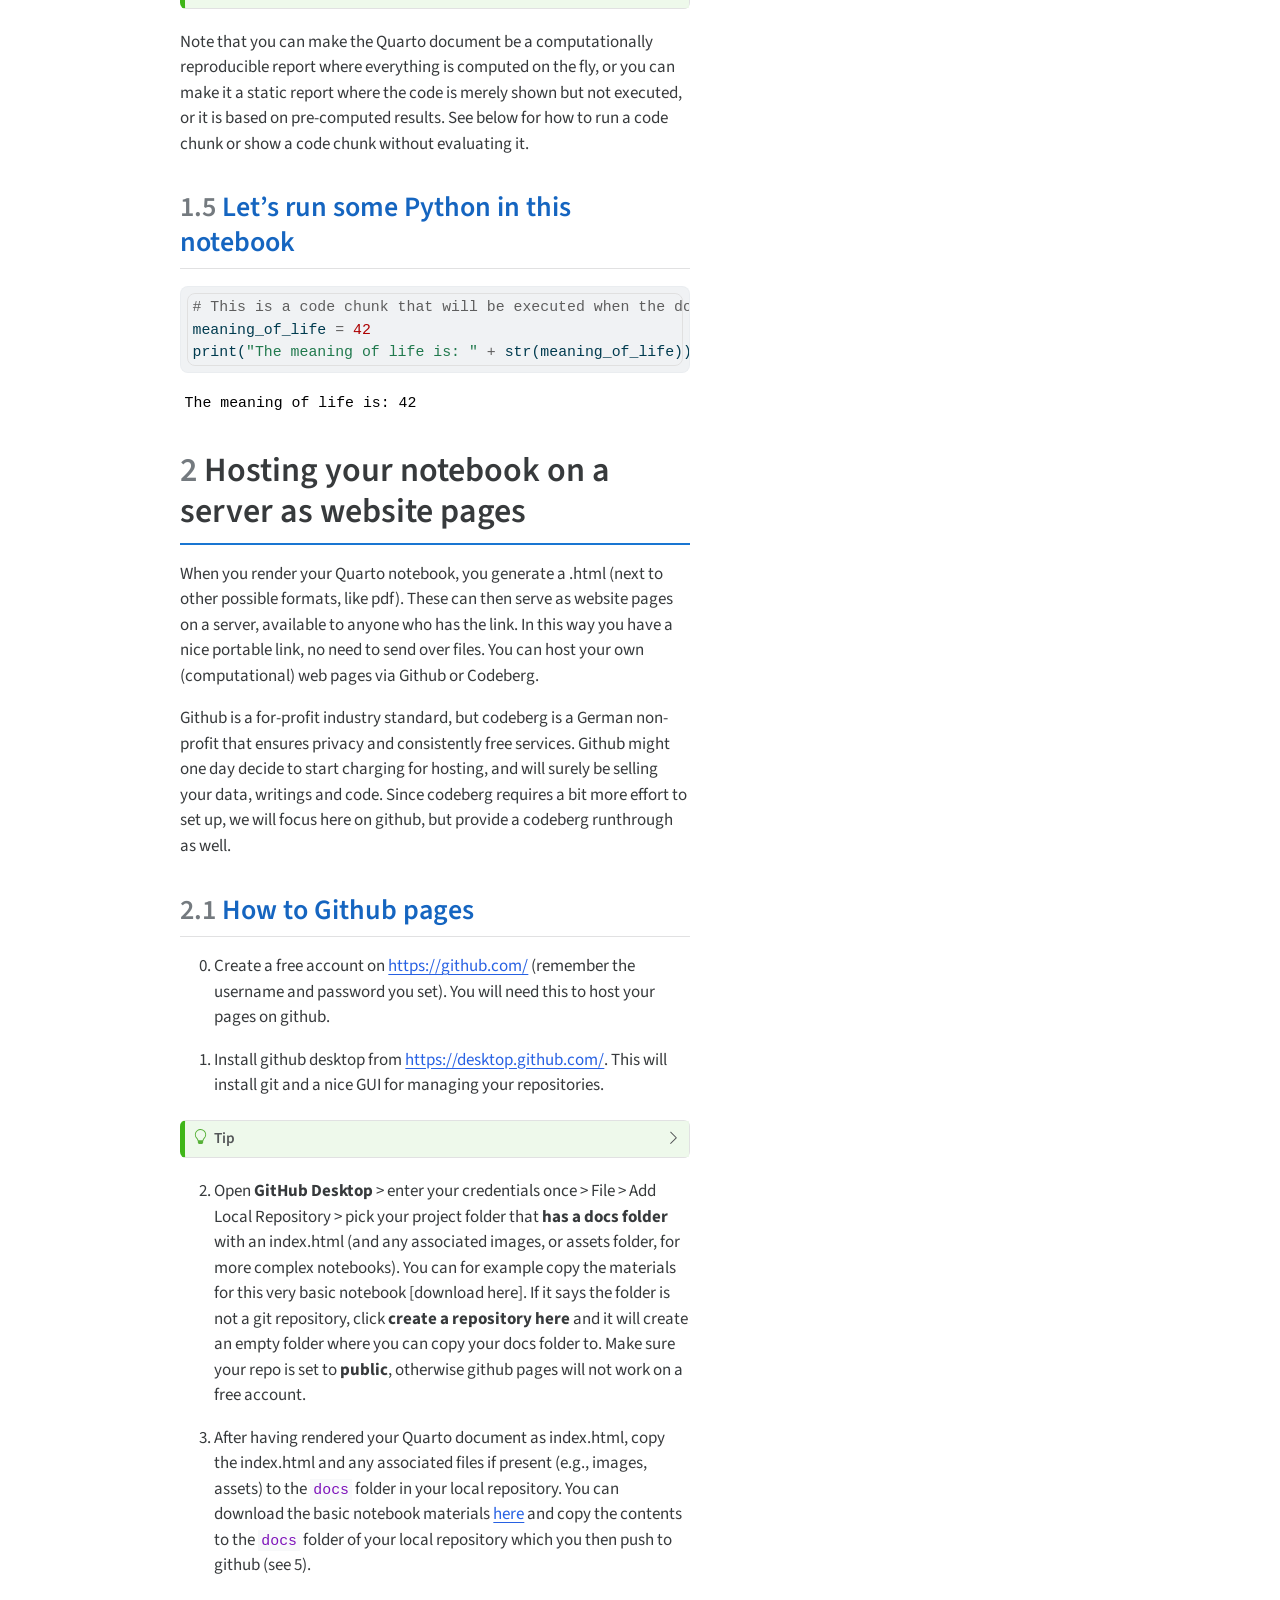
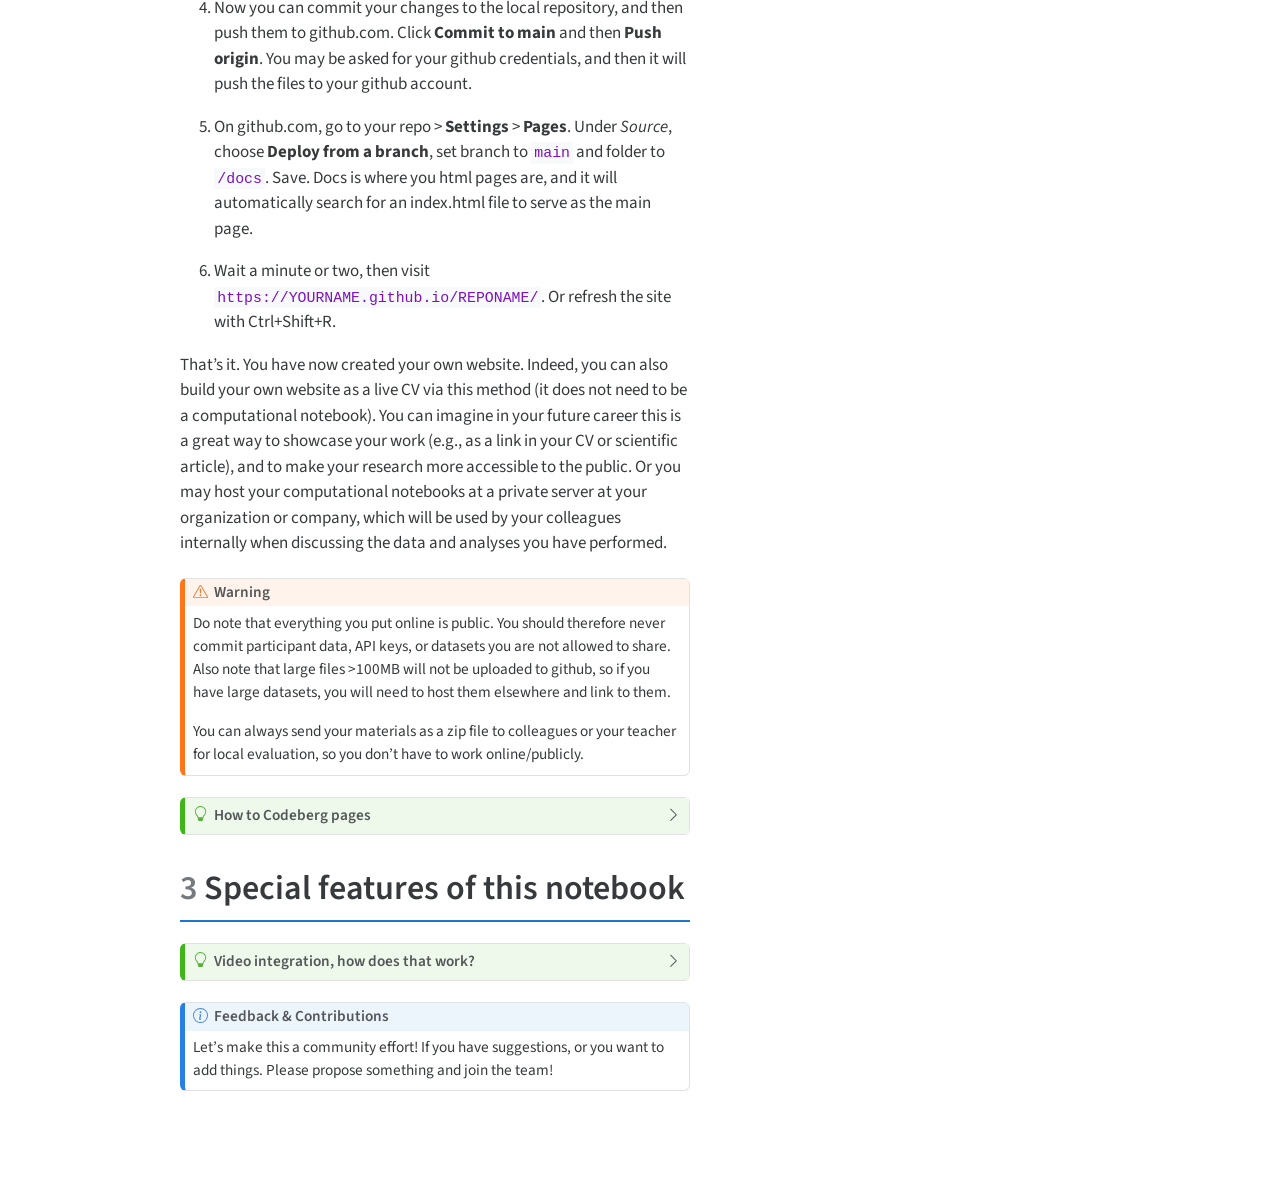
<file: workspaces/intronotebook/docs/index.html>
<!DOCTYPE html>
<html xmlns="http://www.w3.org/1999/xhtml" lang="en" xml:lang="en"><head>

<meta charset="utf-8">
<meta name="generator" content="quarto-1.7.29">

<meta name="viewport" content="width=device-width, initial-scale=1.0, user-scalable=yes">

<meta name="author" content="Wim Pouw">

<title>Quarto Computational Notebook Templates</title>
<style>
code{white-space: pre-wrap;}
span.smallcaps{font-variant: small-caps;}
div.columns{display: flex; gap: min(4vw, 1.5em);}
div.column{flex: auto; overflow-x: auto;}
div.hanging-indent{margin-left: 1.5em; text-indent: -1.5em;}
ul.task-list{list-style: none;}
ul.task-list li input[type="checkbox"] {
  width: 0.8em;
  margin: 0 0.8em 0.2em -1em; /* quarto-specific, see https://github.com/quarto-dev/quarto-cli/issues/4556 */ 
  vertical-align: middle;
}
/* CSS for syntax highlighting */
html { -webkit-text-size-adjust: 100%; }
pre > code.sourceCode { white-space: pre; position: relative; }
pre > code.sourceCode > span { display: inline-block; line-height: 1.25; }
pre > code.sourceCode > span:empty { height: 1.2em; }
.sourceCode { overflow: visible; }
code.sourceCode > span { color: inherit; text-decoration: inherit; }
div.sourceCode { margin: 1em 0; }
pre.sourceCode { margin: 0; }
@media screen {
div.sourceCode { overflow: auto; }
}
@media print {
pre > code.sourceCode { white-space: pre-wrap; }
pre > code.sourceCode > span { text-indent: -5em; padding-left: 5em; }
}
pre.numberSource code
  { counter-reset: source-line 0; }
pre.numberSource code > span
  { position: relative; left: -4em; counter-increment: source-line; }
pre.numberSource code > span > a:first-child::before
  { content: counter(source-line);
    position: relative; left: -1em; text-align: right; vertical-align: baseline;
    border: none; display: inline-block;
    -webkit-touch-callout: none; -webkit-user-select: none;
    -khtml-user-select: none; -moz-user-select: none;
    -ms-user-select: none; user-select: none;
    padding: 0 4px; width: 4em;
  }
pre.numberSource { margin-left: 3em;  padding-left: 4px; }
div.sourceCode
  {   }
@media screen {
pre > code.sourceCode > span > a:first-child::before { text-decoration: underline; }
}
</style>


<script src="index_files/libs/clipboard/clipboard.min.js"></script>
<script src="index_files/libs/quarto-html/quarto.js" type="module"></script>
<script src="index_files/libs/quarto-html/tabsets/tabsets.js" type="module"></script>
<script src="index_files/libs/quarto-html/popper.min.js"></script>
<script src="index_files/libs/quarto-html/tippy.umd.min.js"></script>
<script src="index_files/libs/quarto-html/anchor.min.js"></script>
<link href="index_files/libs/quarto-html/tippy.css" rel="stylesheet">
<link href="index_files/libs/quarto-html/quarto-syntax-highlighting-0815c480559380816a4d1ea211a47e91.css" rel="stylesheet" id="quarto-text-highlighting-styles">
<script src="index_files/libs/bootstrap/bootstrap.min.js"></script>
<link href="index_files/libs/bootstrap/bootstrap-icons.css" rel="stylesheet">
<link href="index_files/libs/bootstrap/bootstrap-813c323200a87c37e262811031999de4.min.css" rel="stylesheet" append-hash="true" id="quarto-bootstrap" data-mode="light">


<link rel="stylesheet" href="assets/styles.css">
<link rel="stylesheet" href="assets/sticky-video.css">
</head>

<body class="quarto-light">

<div id="quarto-content" class="page-columns page-rows-contents page-layout-article toc-left">
<div id="quarto-sidebar-toc-left" class="sidebar toc-left">
  <nav id="TOC" role="doc-toc" class="toc-active">
    <h2 id="toc-title">Contents</h2>
   
  <ul>
  <li><a href="#info" id="toc-info" class="nav-link active" data-scroll-target="#info"><span class="header-section-number">1</span> Info</a>
  <ul class="collapse">
  <li><a href="#so-what-is-this-document" id="toc-so-what-is-this-document" class="nav-link" data-scroll-target="#so-what-is-this-document"><span class="header-section-number">1.1</span> So what is this document?</a></li>
  <li><a href="#so-why-quarto-over-jupyter-notebook-or-rmarkdown" id="toc-so-why-quarto-over-jupyter-notebook-or-rmarkdown" class="nav-link" data-scroll-target="#so-why-quarto-over-jupyter-notebook-or-rmarkdown"><span class="header-section-number">1.2</span> So why Quarto over Jupyter notebook or RMarkdown?</a></li>
  <li><a href="#installation-setup-command-line-rendering" id="toc-installation-setup-command-line-rendering" class="nav-link" data-scroll-target="#installation-setup-command-line-rendering"><span class="header-section-number">1.3</span> Installation, setup, command line rendering</a></li>
  <li><a href="#what-python-is-running-and-how-to-use-environments." id="toc-what-python-is-running-and-how-to-use-environments." class="nav-link" data-scroll-target="#what-python-is-running-and-how-to-use-environments."><span class="header-section-number">1.4</span> What Python is running? And how to use environments.</a>
  <ul class="collapse">
  <li><a href="#the-current-setting" id="toc-the-current-setting" class="nav-link" data-scroll-target="#the-current-setting"><span class="header-section-number">1.4.1</span> The current setting</a></li>
  </ul></li>
  <li><a href="#lets-run-some-python-in-this-notebook" id="toc-lets-run-some-python-in-this-notebook" class="nav-link" data-scroll-target="#lets-run-some-python-in-this-notebook"><span class="header-section-number">1.5</span> Let’s run some Python in this notebook</a></li>
  </ul></li>
  <li><a href="#hosting-your-notebook-on-a-server-as-website-pages" id="toc-hosting-your-notebook-on-a-server-as-website-pages" class="nav-link" data-scroll-target="#hosting-your-notebook-on-a-server-as-website-pages"><span class="header-section-number">2</span> Hosting your notebook on a server as website pages</a>
  <ul class="collapse">
  <li><a href="#how-to-github-pages" id="toc-how-to-github-pages" class="nav-link" data-scroll-target="#how-to-github-pages"><span class="header-section-number">2.1</span> How to Github pages</a></li>
  </ul></li>
  <li><a href="#special-features-of-this-notebook" id="toc-special-features-of-this-notebook" class="nav-link" data-scroll-target="#special-features-of-this-notebook"><span class="header-section-number">3</span> Special features of this notebook</a></li>
  </ul>
</nav>
</div>
<div id="quarto-margin-sidebar" class="sidebar margin-sidebar zindex-bottom">
</div>
<main class="content" id="quarto-document-content">

<header id="title-block-header" class="quarto-title-block default">
<div class="quarto-title">
<div class="quarto-title-block"><div><h1 class="title">Quarto Computational Notebook Templates</h1><button type="button" class="btn code-tools-button" id="quarto-code-tools-source"><i class="bi"></i> Code</button></div></div>
<p class="subtitle lead">Coding and reporting in one document</p>
</div>


<div class="quarto-title-meta-author">
  <div class="quarto-title-meta-heading">Author</div>
  <div class="quarto-title-meta-heading">Affiliation</div>
  
    <div class="quarto-title-meta-contents">
    <p class="author">Wim Pouw </p>
  </div>
  <div class="quarto-title-meta-contents">
        <p class="affiliation">
            Department of Computational Cognitive Science, Tilburg University, Netherlands
          </p>
      </div>
  </div>

<div class="quarto-title-meta">

      
  
    
  </div>
  


</header>


<!-- this is what a comment looks like in quarto, it will not be rendered in the final document. -->
<div class="video-widget">
  <div style="position: relative; width: 100%; height: 0; padding-bottom: 56.25%">
    <iframe src="https://tilburguniversity.cloud.panopto.eu/Panopto/Pages/Embed.aspx?id=a2e5fef9-12f2-4f2e-8280-b4ad009dff94&amp;autoplay=false&amp;offerviewer=true&amp;showtitle=true&amp;showbrand=true&amp;captions=false&amp;interactivity=all" style="border: 1px solid #464646; position: absolute; top: 0; left: 0; width: 100%; height: 100%; box-sizing: border-box;" allowfullscreen="" allow="autoplay" title="Tutorial video"></iframe>
  </div>
</div>
<!-- This chunck loads in the logos, and scales, them. It uses html -->
<div style="display: flex; justify-content: center; align-items: center; gap: 20px;">
<p><img src="images/logoenvisionboxbio.jpg" style="height: 80px; width: auto; object-fit: contain;"> <img src="images/logo-department.png" style="height: 80px; width: auto; object-fit: contain;"> <img src="images/logo-tilburg.png" style="height: 80px; width: auto; object-fit: contain;"></p>
</div>
<section id="info" class="level1" data-number="1">
<h1 data-number="1"><span class="header-section-number">1</span> Info</h1>
<p>As a computational scientist or student you are often asked to write technical reports to be communicated in a way that colleagues who are not always expert on the methods can easily start to discover what research you have performed. What often happens is that a report is written in Word, Google Docs or overleaf, and then the detailed code that was used to generate the results is added as an appendix. This is far from ideal as you are creating a split attention of information. What if we can write a document that contains the code, the results, and the discussion in one place, but presented in a way that readers can choose what affords further scrutiny. And what if we can do this in a way that the code can be run and the results reproduced by anyone who has access to the document? In principle Quarto allows you to write fully integrated reproducible computational notebooks, or even fully integrated manuscripts/theses with code embeddings.</p>
<section id="so-what-is-this-document" class="level2" data-number="1.1">
<h2 data-number="1.1" class="anchored" data-anchor-id="so-what-is-this-document"><span class="header-section-number">1.1</span> So what is this document?</h2>
<p>The documents that are pointed to here act as templates for starting to write computational reports. It goes from this introduction Quarto notebook to basic and more advanced notebooks. The current notebook is 0. Introduction, which can be downloaded and re-rendered by unpacking this zip: <a href="https://wimpouw.github.io/AI4NE/docs/assets/intronotebook.zip" download="">download zip package</a>.</p>
<p>For an overview of the templates here as a starting point:</p>
<div class="tabset-margin-container"></div><div class="panel-tabset">
<ul class="nav nav-tabs" role="tablist"><li class="nav-item" role="presentation"><a class="nav-link active" id="tabset-1-1-tab" data-bs-toggle="tab" data-bs-target="#tabset-1-1" role="tab" aria-controls="tabset-1-1" aria-selected="true" href="">0. Introduction</a></li><li class="nav-item" role="presentation"><a class="nav-link" id="tabset-1-2-tab" data-bs-toggle="tab" data-bs-target="#tabset-1-2" role="tab" aria-controls="tabset-1-2" aria-selected="false" href="">1. Basic notebook</a></li><li class="nav-item" role="presentation"><a class="nav-link" id="tabset-1-3-tab" data-bs-toggle="tab" data-bs-target="#tabset-1-3" role="tab" aria-controls="tabset-1-3" aria-selected="false" href="">2. Basic notebook with references</a></li></ul>
<div class="tab-content">
<div id="tabset-1-1" class="tab-pane active" role="tabpanel" aria-labelledby="tabset-1-1-tab">
<p>Inspect notebook: <a href="https://wimpouw.github.io/AI4NE/">https://wimpouw.github.io/AI4NE/</a>.</p>
<p>Execute yourself: Download the zip <a href="docs/assets/intronotebook.zip" download="">here</a>.</p>
<p><strong>Content</strong></p>
<ul>
<li>Introduces basic Quarto features and installation</li>
<li>Introduces how to host your notebook on a website</li>
<li>Shows how to run code chunks, and how to show code chunks without running them</li>
<li>Explains the video integration feature</li>
</ul>
<p><strong>Notebook features</strong></p>
<ul>
<li>Video integration</li>
</ul>
</div>
<div id="tabset-1-2" class="tab-pane" role="tabpanel" aria-labelledby="tabset-1-2-tab">
<p>Inspect notebook: <a href="https://wimpouw.github.io/AI4NE/basicnotebook.html">https://wimpouw.github.io/AI4NE/basicnotebook.html</a>.</p>
<p>Execute yourself: Download the zip <a href="docs/assets/basicnotebookprerendered.zip" download="">here</a>.</p>
<p><strong>Content</strong></p>
<ul>
<li>Just a basic Quarto notebook with some code chunks, but no extra features</li>
</ul>
</div>
<div id="tabset-1-3" class="tab-pane" role="tabpanel" aria-labelledby="tabset-1-3-tab">
<p>Inspect notebook: <a href="https://wimpouw.github.io/AI4NE/basicnotebookwithcitations.html">https://wimpouw.github.io/AI4NE/basicnotebookwithcitations.html</a>.</p>
<p>Execute yourself: Download the zip <a href="docs/assets/basicnotebookwithcitations.zip" download="">here</a>.</p>
<p><strong>Content</strong></p>
<ul>
<li>How to add references and citations in Quarto, and how to make a bibliography</li>
</ul>
<p><strong>Notebook features</strong></p>
<ul>
<li>Citations from a <code>.bib</code> library</li>
</ul>
</div>
</div>
</div>
<div class="callout callout-style-default callout-tip callout-titled">
<div class="callout-header d-flex align-content-center" data-bs-toggle="collapse" data-bs-target=".callout-1-contents" aria-controls="callout-1" aria-expanded="false" aria-label="Toggle callout">
<div class="callout-icon-container">
<i class="callout-icon"></i>
</div>
<div class="callout-title-container flex-fill">
Example of Quarto notebooks by other researchers
</div>
<div class="callout-btn-toggle d-inline-block border-0 py-1 ps-1 pe-0 float-end"><i class="callout-toggle"></i></div>
</div>
<div id="callout-1" class="callout-1-contents callout-collapse collapse">
<div class="callout-body-container callout-body">
<p>Perhaps for inspiration you would also like to see some examples of how Quarto can be used in cognitive science and AI:</p>
<ul>
<li>Computational Pipeline in <code>Python</code> + <code>R</code> Behavioral Science by Šárka Kadavá <a href="https://sarkadava.github.io/FLESH_Effort/">https://sarkadava.github.io/FLESH_Effort/</a></li>
<li>Teaching materials in <code>Python</code> for environmental datasets by Carmen Galaz García and Annie Adams <a href="https://meds-eds-220.github.io/MEDS-eds-220-course/">https://meds-eds-220.github.io/MEDS-eds-220-course/</a></li>
<li>Manuscript completely written in Quarto, peer-reviewed and interactive by Park and colleagues, 2023 <a href="https://www.journalovi.org/2023-park-gatherplots/">https://www.journalovi.org/2023-park-gatherplots/</a></li>
<li>Executable computational books, the neighbouring Jupyter Book ecosystem <a href="https://executablebooks.org/en/latest/gallery/">https://executablebooks.org/en/latest/gallery/</a></li>
</ul>
</div>
</div>
</div>
</section>
<section id="so-why-quarto-over-jupyter-notebook-or-rmarkdown" class="level2" data-number="1.2">
<h2 data-number="1.2" class="anchored" data-anchor-id="so-why-quarto-over-jupyter-notebook-or-rmarkdown"><span class="header-section-number">1.2</span> So why Quarto over Jupyter notebook or RMarkdown?</h2>
<p>Well, Jupyter notebook is a great tool for interactive coding and data exploration, but it is not ideal for creating polished reports. Quarto allows you to create documents that are both interactive and professional-looking with a lot of flexibility to add dynamic elements like slides, charts, quizes, tutorial videos (like here), even live executable Python code, and it can support multiple programming languages, including R, Python (so for those who like plotting in R but data wrangling and ML in Python, this is your home!). Rmarkdown also allows for building similar type computational notebooks (<a href="https://wimpouw.github.io/kineticsvoice/">example</a>), but the integration with Python is not as smooth as in Quarto and does not have an as advanced layout engine.</p>
</section>
<section id="installation-setup-command-line-rendering" class="level2" data-number="1.3">
<h2 data-number="1.3" class="anchored" data-anchor-id="installation-setup-command-line-rendering"><span class="header-section-number">1.3</span> Installation, setup, command line rendering</h2>
<p>Quarto is a command line tool that can be installed on your computer. Here we assume you have installed Anaconda and Python for running Python code chunks.</p>
<div class="callout callout-style-default callout-tip callout-titled">
<div class="callout-header d-flex align-content-center" data-bs-toggle="collapse" data-bs-target=".callout-2-contents" aria-controls="callout-2" aria-expanded="false" aria-label="Toggle callout">
<div class="callout-icon-container">
<i class="callout-icon"></i>
</div>
<div class="callout-title-container flex-fill">
Installation anaconda, Python, Visual Studio Code
</div>
<div class="callout-btn-toggle d-inline-block border-0 py-1 ps-1 pe-0 float-end"><i class="callout-toggle"></i></div>
</div>
<div id="callout-2" class="callout-2-contents callout-collapse collapse">
<div class="callout-body-container callout-body">
<p>Install anaconda <a href="https://researchguides.uoregon.edu/library_workshops/install_anaconda">quick guide here</a>.</p>
<p>Install Visual Studio Code from <a href="https://code.visualstudio.com/download">here</a>. Don’t use Jupyter notebook as your IDE as this will give issues when you try to run the Solara dashboards that Python mesa makes use of.</p>
</div>
</div>
</div>
<div class="callout callout-style-default callout-tip callout-titled">
<div class="callout-header d-flex align-content-center" data-bs-toggle="collapse" data-bs-target=".callout-3-contents" aria-controls="callout-3" aria-expanded="false" aria-label="Toggle callout">
<div class="callout-icon-container">
<i class="callout-icon"></i>
</div>
<div class="callout-title-container flex-fill">
Installing Quarto
</div>
<div class="callout-btn-toggle d-inline-block border-0 py-1 ps-1 pe-0 float-end"><i class="callout-toggle"></i></div>
</div>
<div id="callout-3" class="callout-3-contents callout-collapse collapse">
<div class="callout-body-container callout-body">
<p>To install Quarto, follow the instructions on the <a href="https://quarto.org/docs/get-started/">Quarto website</a>. After installation, you can verify that Quarto is installed correctly by running the following command in your terminal:</p>
<div class="sourceCode" id="cb1"><pre class="sourceCode bash code-with-copy"><code class="sourceCode bash"><span id="cb1-1"><a href="#cb1-1" aria-hidden="true" tabindex="-1"></a><span class="ex">quarto</span> check install</span></code><button title="Copy to Clipboard" class="code-copy-button"><i class="bi"></i></button></pre></div>
</div>
</div>
</div>
<div class="callout callout-style-default callout-tip callout-titled">
<div class="callout-header d-flex align-content-center" data-bs-toggle="collapse" data-bs-target=".callout-4-contents" aria-controls="callout-4" aria-expanded="false" aria-label="Toggle callout">
<div class="callout-icon-container">
<i class="callout-icon"></i>
</div>
<div class="callout-title-container flex-fill">
Rendering Quarto from command line
</div>
<div class="callout-btn-toggle d-inline-block border-0 py-1 ps-1 pe-0 float-end"><i class="callout-toggle"></i></div>
</div>
<div id="callout-4" class="callout-4-contents callout-collapse collapse">
<div class="callout-body-container callout-body">
<p>Here is how you render the current Quarto document .qmd from the command line:</p>
<p>First download the .zip file here: <a href=""></a>. Then unpack and navigate to the folder where you unpacked the files. Then run the following command in your terminal:</p>
<div class="sourceCode" id="cb2"><pre class="sourceCode bash code-with-copy"><code class="sourceCode bash"><span id="cb2-1"><a href="#cb2-1" aria-hidden="true" tabindex="-1"></a><span class="bu">cd</span> path/to/your/ <span class="co"># navigate to your project directory where the MainTutorial.qmd</span></span>
<span id="cb2-2"><a href="#cb2-2" aria-hidden="true" tabindex="-1"></a><span class="ex">quarto</span> render MainTutorial.qmd <span class="co"># renders the document to HTML (or other formats, e.g., pdf if specified in the YAML header)</span></span></code><button title="Copy to Clipboard" class="code-copy-button"><i class="bi"></i></button></pre></div>
</div>
</div>
</div>
<div class="callout callout-style-default callout-tip callout-titled">
<div class="callout-header d-flex align-content-center" data-bs-toggle="collapse" data-bs-target=".callout-5-contents" aria-controls="callout-5" aria-expanded="false" aria-label="Toggle callout">
<div class="callout-icon-container">
<i class="callout-icon"></i>
</div>
<div class="callout-title-container flex-fill">
Rendering Quarto in your IDE (Visual Studio Code)
</div>
<div class="callout-btn-toggle d-inline-block border-0 py-1 ps-1 pe-0 float-end"><i class="callout-toggle"></i></div>
</div>
<div id="callout-5" class="callout-5-contents callout-collapse collapse">
<div class="callout-body-container callout-body">
<p>You can render the Quarto in the terminal of Visual Studio Code. However, you can also install the plugin for Quarto in Visual Studio Code.</p>
<p>Go to extensions (Ctrl+Shift+X or Cmd+Shift+X) and search for “Quarto”. Install the Quarto extension by Quarto Project. Here is a screenshot of what it looks like:</p>
<p><img src="images/quartoextension.png" class="img-fluid"></p>
<p>And when that is correctly installed (maybe you need to restart Visual Studio Code), you will see a “Render” button, which looks like this:</p>
<p><img src="images/buttonshow.png" class="img-fluid"></p>
<p>After installation, you can render the document by clicking on the “Render” button in the top right corner of the editor window. You can also use the command palette (Ctrl+Shift+P or Cmd+Shift+P) and search for “Quarto: Render Document”.</p>
<p>This tutorial from E. Eli Holmes is also helpful for rendering a Quarto document from Visual Studio Code: <a href="https://www.youtube.com/watch?v=IJe3A8-Ee2E">https://www.youtube.com/watch?v=IJe3A8-Ee2E</a></p>
</div>
</div>
</div>
</section>
<section id="what-python-is-running-and-how-to-use-environments." class="level2" data-number="1.4">
<h2 data-number="1.4" class="anchored" data-anchor-id="what-python-is-running-and-how-to-use-environments."><span class="header-section-number">1.4</span> What Python is running? And how to use environments.</h2>
<p>In the YAML header on the top of this document you see that the engine is set to Jupyter and the Jupyter kernel is set to python3. In this case python3 just means “the Python that Jupyter finds”, which is normally the conda environment you activated before rendering.</p>
<section id="the-current-setting" class="level3" data-number="1.4.1">
<h3 data-number="1.4.1" class="anchored" data-anchor-id="the-current-setting"><span class="header-section-number">1.4.1</span> The current setting</h3>
<div class="code-with-filename">
<div class="code-with-filename-file">
<pre><strong>Look up these lines in the YAML header of this document</strong></pre>
</div>
<div class="sourceCode" id="annotated-cell-1" data-filename="Look up these lines in the YAML header of this document"><pre class="sourceCode yaml code-annotation-code code-with-copy code-annotated"><code class="sourceCode yaml"><a class="code-annotation-anchor" data-target-cell="annotated-cell-1" data-target-annotation="1" onclick="event.preventDefault();" href="">1</a><span id="annotated-cell-1-1" class="code-annotation-target"><a href="#annotated-cell-1-1" aria-hidden="true" tabindex="-1"></a><span class="fu">engine</span><span class="kw">:</span><span class="at"> jupyter</span></span>
<a class="code-annotation-anchor" data-target-cell="annotated-cell-1" data-target-annotation="2" onclick="event.preventDefault();" href="">2</a><span id="annotated-cell-1-2" class="code-annotation-target"><a href="#annotated-cell-1-2" aria-hidden="true" tabindex="-1"></a><span class="fu">jupyter</span><span class="kw">:</span><span class="at"> python3</span></span><div class="code-annotation-gutter-bg"></div><div class="code-annotation-gutter"></div></code><button title="Copy to Clipboard" class="code-copy-button"><i class="bi"></i></button></pre></div>
</div>
<dl class="code-annotation-container-grid">
<dt data-target-cell="annotated-cell-1" data-target-annotation="1">1</dt>
<dd>
<span data-code-cell="annotated-cell-1" data-code-lines="1" data-code-annotation="1">Tells Quarto to run code through a Jupyter kernel rather than through knitr (which would a helpful setting when combined with R).</span>
</dd>
<dt data-target-cell="annotated-cell-1" data-target-annotation="2">2</dt>
<dd>
<span data-code-cell="annotated-cell-1" data-code-lines="2" data-code-annotation="2">Asks Jupyter for the kernel registered as <code>python3</code>, which is whatever Python Jupyter finds first. Activate an environment in the (Visual Studio) code terminal before rendering and that is the one you get. If a kernel you have never heard of shows up during render, something has registered itself as <code>python3</code>. If you have clean Anaconda install it will often resolve to base environment. If you want to have control just create an environment as explained below.</span>
</dd>
</dl>
<div class="callout callout-style-default callout-tip callout-titled">
<div class="callout-header d-flex align-content-center" data-bs-toggle="collapse" data-bs-target=".callout-7-contents" aria-controls="callout-7" aria-expanded="false" aria-label="Toggle callout">
<div class="callout-icon-container">
<i class="callout-icon"></i>
</div>
<div class="callout-title-container flex-fill">
Using a specific conda environment
</div>
<div class="callout-btn-toggle d-inline-block border-0 py-1 ps-1 pe-0 float-end"><i class="callout-toggle"></i></div>
</div>
<div id="callout-7" class="callout-7-contents callout-collapse collapse">
<div class="callout-body-container callout-body">
<p>You first register a conda environment, let’s say <code>AI4NE</code> in your terminal with the following command:</p>
<div class="sourceCode" id="cb3"><pre class="sourceCode bash code-with-copy"><code class="sourceCode bash"><span id="cb3-1"><a href="#cb3-1" aria-hidden="true" tabindex="-1"></a><span class="co"># create a fresh environment called AI4NE with python 3.10</span></span>
<span id="cb3-2"><a href="#cb3-2" aria-hidden="true" tabindex="-1"></a><span class="ex">conda</span> create <span class="at">-n</span> AI4NE python=3.10</span>
<span id="cb3-3"><a href="#cb3-3" aria-hidden="true" tabindex="-1"></a></span>
<span id="cb3-4"><a href="#cb3-4" aria-hidden="true" tabindex="-1"></a><span class="co"># to install packages in that environment, switch into it</span></span>
<span id="cb3-5"><a href="#cb3-5" aria-hidden="true" tabindex="-1"></a><span class="ex">conda</span> activate AI4NE</span>
<span id="cb3-6"><a href="#cb3-6" aria-hidden="true" tabindex="-1"></a></span>
<span id="cb3-7"><a href="#cb3-7" aria-hidden="true" tabindex="-1"></a><span class="co"># install the packages you need, ipykernel is what makes it visible to Jupyter</span></span>
<span id="cb3-8"><a href="#cb3-8" aria-hidden="true" tabindex="-1"></a><span class="ex">pip</span> install ipykernel matplotlib pandas numpy scikit-learn</span>
<span id="cb3-9"><a href="#cb3-9" aria-hidden="true" tabindex="-1"></a></span>
<span id="cb3-10"><a href="#cb3-10" aria-hidden="true" tabindex="-1"></a><span class="co"># register the environment as a kernel so Quarto can find it by name</span></span>
<span id="cb3-11"><a href="#cb3-11" aria-hidden="true" tabindex="-1"></a><span class="ex">python</span> <span class="at">-m</span> ipykernel install <span class="at">--user</span> <span class="at">--name</span> AI4NE</span></code><button title="Copy to Clipboard" class="code-copy-button"><i class="bi"></i></button></pre></div>
<p>Then you can use that environment in your Quarto document by specifying it in the YAML header like this:</p>
<div class="code-with-filename">
<div class="code-with-filename-file">
<pre><strong>YAML header, using a named environment</strong></pre>
</div>
<div class="sourceCode" id="annotated-cell-6" data-filename="YAML header, using a named environment"><pre class="sourceCode yaml code-annotation-code code-with-copy code-annotated"><code class="sourceCode yaml"><a class="code-annotation-anchor" data-target-cell="annotated-cell-6" data-target-annotation="1" onclick="event.preventDefault();" href="">1</a><span id="annotated-cell-6-1" class="code-annotation-target"><a href="#annotated-cell-6-1" aria-hidden="true" tabindex="-1"></a><span class="fu">engine</span><span class="kw">:</span><span class="at"> jupyter</span></span>
<a class="code-annotation-anchor" data-target-cell="annotated-cell-6" data-target-annotation="2" onclick="event.preventDefault();" href="">2</a><span id="annotated-cell-6-2" class="code-annotation-target"><a href="#annotated-cell-6-2" aria-hidden="true" tabindex="-1"></a><span class="fu">jupyter</span><span class="kw">:</span><span class="at"> AI4NE</span></span><div class="code-annotation-gutter-bg"></div><div class="code-annotation-gutter"></div></code><button title="Copy to Clipboard" class="code-copy-button"><i class="bi"></i></button></pre></div>
</div>
<dl class="code-annotation-container-grid">
<dt data-target-cell="annotated-cell-6" data-target-annotation="1">1</dt>
<dd>
<span data-code-cell="annotated-cell-6" data-code-lines="1" data-code-annotation="1">Same as above, run through a Jupyter kernel.</span>
</dd>
<dt data-target-cell="annotated-cell-6" data-target-annotation="2">2</dt>
<dd>
<span data-code-cell="annotated-cell-6" data-code-lines="2" data-code-annotation="2">Now the document names the environment it needs. If that kernel is not registered, the render fails with a clear message instead of silently falling back to another Python.</span>
</dd>
</dl>
<div class="callout callout-style-default callout-warning callout-titled">
<div class="callout-header d-flex align-content-center" data-bs-toggle="collapse" data-bs-target=".callout-6-contents" aria-controls="callout-6" aria-expanded="false" aria-label="Toggle callout">
<div class="callout-icon-container">
<i class="callout-icon"></i>
</div>
<div class="callout-title-container flex-fill">
Troubleshooting
</div>
<div class="callout-btn-toggle d-inline-block border-0 py-1 ps-1 pe-0 float-end"><i class="callout-toggle"></i></div>
</div>
<div id="callout-6" class="callout-6-contents callout-collapse collapse">
<div class="callout-body-container callout-body">
<p>Conda environment not detected? Most problems come from your python interpreter of visual studio code pointing to the wrong python. If you have multiple python installations, this is a common source of errors. Here is to properly connect visual studio code to your anaconda python installation:</p>
<ol type="1">
<li>In Visual Studio Code, press <code>Ctrl + Shift + P</code></li>
<li>Type “Python: Select Interpreter”</li>
<li>Select the python interpreter that is part of your anaconda installation (e.g., <code>C:\Users\yourusername\anaconda3\python.exe</code>)</li>
<li>Restart visual studio code and try again</li>
</ol>
</div>
</div>
</div>
</div>
</div>
</div>
<p>Note that you can make the Quarto document be a computationally reproducible report where everything is computed on the fly, or you can make it a static report where the code is merely shown but not executed, or it is based on pre-computed results. See below for how to run a code chunk or show a code chunk without evaluating it.</p>
</section>
</section>
<section id="lets-run-some-python-in-this-notebook" class="level2" data-number="1.5">
<h2 data-number="1.5" class="anchored" data-anchor-id="lets-run-some-python-in-this-notebook"><span class="header-section-number">1.5</span> Let’s run some Python in this notebook</h2>
<div id="fbb608b1" class="cell" data-execution_count="1">
<div class="sourceCode cell-code" id="cb4"><pre class="sourceCode python code-with-copy"><code class="sourceCode python"><span id="cb4-1"><a href="#cb4-1" aria-hidden="true" tabindex="-1"></a><span class="co"># This is a code chunk that will be executed when the document is rendered.</span></span>
<span id="cb4-2"><a href="#cb4-2" aria-hidden="true" tabindex="-1"></a>meaning_of_life <span class="op">=</span> <span class="dv">42</span></span>
<span id="cb4-3"><a href="#cb4-3" aria-hidden="true" tabindex="-1"></a><span class="bu">print</span>(<span class="st">"The meaning of life is: "</span> <span class="op">+</span> <span class="bu">str</span>(meaning_of_life))</span></code><button title="Copy to Clipboard" class="code-copy-button"><i class="bi"></i></button></pre></div>
<div class="cell-output cell-output-stdout">
<pre><code>The meaning of life is: 42</code></pre>
</div>
</div>
</section>
</section>
<section id="hosting-your-notebook-on-a-server-as-website-pages" class="level1" data-number="2">
<h1 data-number="2"><span class="header-section-number">2</span> Hosting your notebook on a server as website pages</h1>
<p>When you render your Quarto notebook, you generate a .html (next to other possible formats, like pdf). These can then serve as website pages on a server, available to anyone who has the link. In this way you have a nice portable link, no need to send over files. You can host your own (computational) web pages via Github or Codeberg.</p>
<p>Github is a for-profit industry standard, but codeberg is a German non-profit that ensures privacy and consistently free services. Github might one day decide to start charging for hosting, and will surely be selling your data, writings and code. Since codeberg requires a bit more effort to set up, we will focus here on github, but provide a codeberg runthrough as well.</p>
<section id="how-to-github-pages" class="level2" data-number="2.1">
<h2 data-number="2.1" class="anchored" data-anchor-id="how-to-github-pages"><span class="header-section-number">2.1</span> How to Github pages</h2>
<ol start="0" type="1">
<li><p>Create a free account on <a href="https://github.com/signup?ref_cta=Sign+up&amp;ref_loc=header+logged+out&amp;ref_page=%2F&amp;source=header-home">https://github.com/</a> (remember the username and password you set). You will need this to host your pages on github.</p></li>
<li><p>Install github desktop from <a href="https://desktop.github.com/">https://desktop.github.com/</a>. This will install git and a nice GUI for managing your repositories.</p></li>
</ol>
<div class="callout callout-style-default callout-tip callout-titled">
<div class="callout-header d-flex align-content-center" data-bs-toggle="collapse" data-bs-target=".callout-8-contents" aria-controls="callout-8" aria-expanded="false" aria-label="Toggle callout">
<div class="callout-icon-container">
<i class="callout-icon"></i>
</div>
<div class="callout-title-container flex-fill">
Tip
</div>
<div class="callout-btn-toggle d-inline-block border-0 py-1 ps-1 pe-0 float-end"><i class="callout-toggle"></i></div>
</div>
<div id="callout-8" class="callout-8-contents callout-collapse collapse">
<div class="callout-body-container callout-body">
<p>If you want a quick runthrough of how to use github desktop, see this tutorial by Coder Coder <a href="https://www.youtube.com/watch?v=8Dd7KRpKeaE">https://www.youtube.com/watch?v=8Dd7KRpKeaE</a>. Note if you are already comfortable with git you can of course use command line git.</p>
</div>
</div>
</div>
<ol start="2" type="1">
<li><p>Open <strong>GitHub Desktop</strong> &gt; enter your credentials once &gt; File &gt; Add Local Repository &gt; pick your project folder that <strong>has a docs folder</strong> with an index.html (and any associated images, or assets folder, for more complex notebooks). You can for example copy the materials for this very basic notebook [download here]. If it says the folder is not a git repository, click <strong>create a repository here</strong> and it will create an empty folder where you can copy your docs folder to. Make sure your repo is set to <strong>public</strong>, otherwise github pages will not work on a free account.</p></li>
<li><p>After having rendered your Quarto document as index.html, copy the index.html and any associated files if present (e.g., images, assets) to the <code>docs</code> folder in your local repository. You can download the basic notebook materials <a href="docs/assets/basicnotebookprerendered.zip" download="">here</a> and copy the contents to the <code>docs</code> folder of your local repository which you then push to github (see 5).</p></li>
<li><p>Now you can commit your changes to the local repository, and then push them to github.com. Click <strong>Commit to main</strong> and then <strong>Push origin</strong>. You may be asked for your github credentials, and then it will push the files to your github account.</p></li>
<li><p>On github.com, go to your repo &gt; <strong>Settings</strong> &gt; <strong>Pages</strong>. Under <em>Source</em>, choose <strong>Deploy from a branch</strong>, set branch to <code>main</code> and folder to <code>/docs</code>. Save. Docs is where you html pages are, and it will automatically search for an index.html file to serve as the main page.</p></li>
<li><p>Wait a minute or two, then visit <code>https://YOURNAME.github.io/REPONAME/</code>. Or refresh the site with Ctrl+Shift+R.</p></li>
</ol>
<p>That’s it. You have now created your own website. Indeed, you can also build your own website as a live CV via this method (it does not need to be a computational notebook). You can imagine in your future career this is a great way to showcase your work (e.g., as a link in your CV or scientific article), and to make your research more accessible to the public. Or you may host your computational notebooks at a private server at your organization or company, which will be used by your colleagues internally when discussing the data and analyses you have performed.</p>
<div class="callout callout-style-default callout-warning callout-titled">
<div class="callout-header d-flex align-content-center">
<div class="callout-icon-container">
<i class="callout-icon"></i>
</div>
<div class="callout-title-container flex-fill">
Warning
</div>
</div>
<div class="callout-body-container callout-body">
<p>Do note that everything you put online is public. You should therefore never commit participant data, API keys, or datasets you are not allowed to share. Also note that large files &gt;100MB will not be uploaded to github, so if you have large datasets, you will need to host them elsewhere and link to them.</p>
<p>You can always send your materials as a zip file to colleagues or your teacher for local evaluation, so you don’t have to work online/publicly.</p>
</div>
</div>
<div class="callout callout-style-default callout-tip callout-titled">
<div class="callout-header d-flex align-content-center" data-bs-toggle="collapse" data-bs-target=".callout-10-contents" aria-controls="callout-10" aria-expanded="false" aria-label="Toggle callout">
<div class="callout-icon-container">
<i class="callout-icon"></i>
</div>
<div class="callout-title-container flex-fill">
How to Codeberg pages
</div>
<div class="callout-btn-toggle d-inline-block border-0 py-1 ps-1 pe-0 float-end"><i class="callout-toggle"></i></div>
</div>
<div id="callout-10" class="callout-10-contents callout-collapse collapse">
<div class="callout-body-container callout-body">
<p>[TO DO]</p>
</div>
</div>
</div>
</section>
</section>
<section id="special-features-of-this-notebook" class="level1" data-number="3">
<h1 data-number="3"><span class="header-section-number">3</span> Special features of this notebook</h1>
<div class="callout callout-style-default callout-tip callout-titled">
<div class="callout-header d-flex align-content-center" data-bs-toggle="collapse" data-bs-target=".callout-11-contents" aria-controls="callout-11" aria-expanded="false" aria-label="Toggle callout">
<div class="callout-icon-container">
<i class="callout-icon"></i>
</div>
<div class="callout-title-container flex-fill">
Video integration, how does that work?
</div>
<div class="callout-btn-toggle d-inline-block border-0 py-1 ps-1 pe-0 float-end"><i class="callout-toggle"></i></div>
</div>
<div id="callout-11" class="callout-11-contents callout-collapse collapse">
<div class="callout-body-container callout-body">
<p>You can embed video in a Quarto document with plain HTML, using an <code>iframe</code> pointing at YouTube, Vimeo, or a public Panopto. This notebook goes a step further: the video is a widget that scrolls along with the page, so it stays visible while you read.</p>
<p>Three files in the <code>assets</code> folder do the work:</p>
<table class="caption-top table">
<thead>
<tr class="header">
<th>File</th>
<th>What it does</th>
</tr>
</thead>
<tbody>
<tr class="odd">
<td><code>sticky-video.css</code></td>
<td>Positioning and styling of the floating player</td>
</tr>
<tr class="even">
<td><code>sticky-video.js</code></td>
<td>Scroll behaviour</td>
</tr>
<tr class="odd">
<td><code>sticky-video.html</code></td>
<td>The container fragment</td>
</tr>
</tbody>
</table>
<p><strong>Step 1.</strong> Add the stylesheet to your YAML header:</p>
<div class="sourceCode" id="annotated-cell-8"><pre class="sourceCode yaml code-annotation-code code-with-copy code-annotated"><code class="sourceCode yaml"><span id="annotated-cell-8-1"><a href="#annotated-cell-8-1" aria-hidden="true" tabindex="-1"></a><span class="fu">format</span><span class="kw">:</span></span>
<span id="annotated-cell-8-2"><a href="#annotated-cell-8-2" aria-hidden="true" tabindex="-1"></a><span class="at">  </span><span class="fu">html</span><span class="kw">:</span></span>
<span id="annotated-cell-8-3"><a href="#annotated-cell-8-3" aria-hidden="true" tabindex="-1"></a><span class="at">    </span><span class="fu">toc</span><span class="kw">:</span><span class="at"> </span><span class="ch">true</span></span>
<span id="annotated-cell-8-4"><a href="#annotated-cell-8-4" aria-hidden="true" tabindex="-1"></a><span class="at">    </span><span class="fu">toc-location</span><span class="kw">:</span><span class="at"> left</span></span>
<span id="annotated-cell-8-5"><a href="#annotated-cell-8-5" aria-hidden="true" tabindex="-1"></a><span class="at">    </span><span class="fu">toc-title</span><span class="kw">:</span><span class="at"> </span><span class="st">"Contents"</span></span>
<span id="annotated-cell-8-6"><a href="#annotated-cell-8-6" aria-hidden="true" tabindex="-1"></a><span class="at">    </span><span class="fu">toc-depth</span><span class="kw">:</span><span class="at"> </span><span class="dv">3</span></span>
<span id="annotated-cell-8-7"><a href="#annotated-cell-8-7" aria-hidden="true" tabindex="-1"></a><span class="at">    </span><span class="fu">number-sections</span><span class="kw">:</span><span class="at"> </span><span class="ch">true</span></span>
<span id="annotated-cell-8-8"><a href="#annotated-cell-8-8" aria-hidden="true" tabindex="-1"></a><span class="at">    </span><span class="fu">code-fold</span><span class="kw">:</span><span class="at"> </span><span class="ch">true</span></span>
<span id="annotated-cell-8-9"><a href="#annotated-cell-8-9" aria-hidden="true" tabindex="-1"></a><span class="at">    </span><span class="fu">code-tools</span><span class="kw">:</span><span class="at"> </span><span class="ch">true</span></span>
<span id="annotated-cell-8-10"><a href="#annotated-cell-8-10" aria-hidden="true" tabindex="-1"></a><span class="at">    </span><span class="fu">theme</span><span class="kw">:</span><span class="at"> cosmo</span></span>
<span id="annotated-cell-8-11"><a href="#annotated-cell-8-11" aria-hidden="true" tabindex="-1"></a><span class="at">    </span><span class="fu">css</span><span class="kw">:</span><span class="at"> </span></span>
<a class="code-annotation-anchor" data-target-cell="annotated-cell-8" data-target-annotation="1" onclick="event.preventDefault();" href="">1</a><span id="annotated-cell-8-12" class="code-annotation-target"><a href="#annotated-cell-8-12" aria-hidden="true" tabindex="-1"></a><span class="at">      </span><span class="kw">-</span><span class="at"> assets/styles.css</span></span>
<a class="code-annotation-anchor" data-target-cell="annotated-cell-8" data-target-annotation="2" onclick="event.preventDefault();" href="">2</a><span id="annotated-cell-8-13" class="code-annotation-target"><a href="#annotated-cell-8-13" aria-hidden="true" tabindex="-1"></a><span class="at">      </span><span class="kw">-</span><span class="at"> assets/sticky-video.css</span></span><div class="code-annotation-gutter-bg"></div><div class="code-annotation-gutter"></div></code><button title="Copy to Clipboard" class="code-copy-button"><i class="bi"></i></button></pre></div>
<dl class="code-annotation-container-grid">
<dt data-target-cell="annotated-cell-8" data-target-annotation="1">1</dt>
<dd>
<span data-code-cell="annotated-cell-8" data-code-lines="12" data-code-annotation="1">General page styling. Optional, this is just how the notebook looks.</span>
</dd>
<dt data-target-cell="annotated-cell-8" data-target-annotation="2">2</dt>
<dd>
<span data-code-cell="annotated-cell-8" data-code-lines="13" data-code-annotation="2"><strong>This is the one that matters here.</strong> It makes the video float and follow the scroll.</span>
</dd>
</dl>
<p><strong>Step 2.</strong> Put this chunk at the top of your document, replacing the <code>src</code> with your own video link:</p>
<p><code>{=html} &lt;div class="video-widget"&gt;   &lt;div style="position: relative; width: 100%; height: 0; padding-bottom: 56.25%"&gt;     &lt;iframe        src="https://tilburguniversity.cloud.panopto.eu/Panopto/Pages/Embed.aspx?id=YOUR-VIDEO-ID&amp;autoplay=false&amp;offerviewer=true&amp;showtitle=true&amp;showbrand=true&amp;captions=false&amp;interactivity=all"        style="border: 1px solid #464646; position: absolute; top: 0; left: 0; width: 100%; height: 100%; box-sizing: border-box;"        allowfullscreen        allow="autoplay"        title="Tutorial video"&gt;     &lt;/iframe&gt;   &lt;/div&gt; &lt;/div&gt;</code></p>
<div class="callout callout-style-simple callout-note">
<div class="callout-body d-flex">
<div class="callout-icon-container">
<i class="callout-icon"></i>
</div>
<div class="callout-body-container">
<p>The <code>padding-bottom: 56.25%</code> keeps the player at a 16:9 aspect ratio at any width. Change it only if your source video has different proportions.</p>
</div>
</div>
</div>
</div>
</div>
</div>
<div class="callout callout-style-default callout-note callout-titled">
<div class="callout-header d-flex align-content-center">
<div class="callout-icon-container">
<i class="callout-icon"></i>
</div>
<div class="callout-title-container flex-fill">
Feedback &amp; Contributions
</div>
</div>
<div class="callout-body-container callout-body">
<p>Let’s make this a community effort! If you have suggestions, or you want to add things. Please propose something and join the team!</p>
</div>
</div>
<!-- -->

</section>

</main>
<!-- /main column -->
<script>

(function () {

  const widget = document.querySelector('.video-widget');

  if (!widget) return;



  const btn = document.createElement('button');

  btn.className = 'video-toggle-btn';

  btn.textContent = '\u2212';  // Unicode minus sign

  widget.appendChild(btn);



  btn.addEventListener('click', () => {

    widget.classList.toggle('collapsed');

    btn.textContent = widget.classList.contains('collapsed') ? '+' : '\u2212';

  });



  const MARGIN_TOP = 70;

  const MARGIN_BOTTOM = 20;



  function clampPosition() {

    const vh = window.innerHeight;

    const widgetH = widget.offsetHeight;

    const maxTop = vh - widgetH - MARGIN_BOTTOM;

    const clampedTop = Math.min(MARGIN_TOP, maxTop);

    widget.style.top = clampedTop + 'px';

  }



  window.addEventListener('scroll', clampPosition, { passive: true });

  window.addEventListener('resize', clampPosition);

  clampPosition();

})();

</script>
<script id="quarto-html-after-body" type="application/javascript">
  window.document.addEventListener("DOMContentLoaded", function (event) {
    const icon = "";
    const anchorJS = new window.AnchorJS();
    anchorJS.options = {
      placement: 'right',
      icon: icon
    };
    anchorJS.add('.anchored');
    const isCodeAnnotation = (el) => {
      for (const clz of el.classList) {
        if (clz.startsWith('code-annotation-')) {                     
          return true;
        }
      }
      return false;
    }
    const onCopySuccess = function(e) {
      // button target
      const button = e.trigger;
      // don't keep focus
      button.blur();
      // flash "checked"
      button.classList.add('code-copy-button-checked');
      var currentTitle = button.getAttribute("title");
      button.setAttribute("title", "Copied!");
      let tooltip;
      if (window.bootstrap) {
        button.setAttribute("data-bs-toggle", "tooltip");
        button.setAttribute("data-bs-placement", "left");
        button.setAttribute("data-bs-title", "Copied!");
        tooltip = new bootstrap.Tooltip(button, 
          { trigger: "manual", 
            customClass: "code-copy-button-tooltip",
            offset: [0, -8]});
        tooltip.show();    
      }
      setTimeout(function() {
        if (tooltip) {
          tooltip.hide();
          button.removeAttribute("data-bs-title");
          button.removeAttribute("data-bs-toggle");
          button.removeAttribute("data-bs-placement");
        }
        button.setAttribute("title", currentTitle);
        button.classList.remove('code-copy-button-checked');
      }, 1000);
      // clear code selection
      e.clearSelection();
    }
    const getTextToCopy = function(trigger) {
        const codeEl = trigger.previousElementSibling.cloneNode(true);
        for (const childEl of codeEl.children) {
          if (isCodeAnnotation(childEl)) {
            childEl.remove();
          }
        }
        return codeEl.innerText;
    }
    const clipboard = new window.ClipboardJS('.code-copy-button:not([data-in-quarto-modal])', {
      text: getTextToCopy
    });
    clipboard.on('success', onCopySuccess);
    if (window.document.getElementById('quarto-embedded-source-code-modal')) {
      const clipboardModal = new window.ClipboardJS('.code-copy-button[data-in-quarto-modal]', {
        text: getTextToCopy,
        container: window.document.getElementById('quarto-embedded-source-code-modal')
      });
      clipboardModal.on('success', onCopySuccess);
    }
    const viewSource = window.document.getElementById('quarto-view-source') ||
                       window.document.getElementById('quarto-code-tools-source');
    if (viewSource) {
      const sourceUrl = viewSource.getAttribute("data-quarto-source-url");
      viewSource.addEventListener("click", function(e) {
        if (sourceUrl) {
          // rstudio viewer pane
          if (/\bcapabilities=\b/.test(window.location)) {
            window.open(sourceUrl);
          } else {
            window.location.href = sourceUrl;
          }
        } else {
          const modal = new bootstrap.Modal(document.getElementById('quarto-embedded-source-code-modal'));
          modal.show();
        }
        return false;
      });
    }
    function toggleCodeHandler(show) {
      return function(e) {
        const detailsSrc = window.document.querySelectorAll(".cell > details > .sourceCode");
        for (let i=0; i<detailsSrc.length; i++) {
          const details = detailsSrc[i].parentElement;
          if (show) {
            details.open = true;
          } else {
            details.removeAttribute("open");
          }
        }
        const cellCodeDivs = window.document.querySelectorAll(".cell > .sourceCode");
        const fromCls = show ? "hidden" : "unhidden";
        const toCls = show ? "unhidden" : "hidden";
        for (let i=0; i<cellCodeDivs.length; i++) {
          const codeDiv = cellCodeDivs[i];
          if (codeDiv.classList.contains(fromCls)) {
            codeDiv.classList.remove(fromCls);
            codeDiv.classList.add(toCls);
          } 
        }
        return false;
      }
    }
    const hideAllCode = window.document.getElementById("quarto-hide-all-code");
    if (hideAllCode) {
      hideAllCode.addEventListener("click", toggleCodeHandler(false));
    }
    const showAllCode = window.document.getElementById("quarto-show-all-code");
    if (showAllCode) {
      showAllCode.addEventListener("click", toggleCodeHandler(true));
    }
      var localhostRegex = new RegExp(/^(?:http|https):\/\/localhost\:?[0-9]*\//);
      var mailtoRegex = new RegExp(/^mailto:/);
        var filterRegex = new RegExp('/' + window.location.host + '/');
      var isInternal = (href) => {
          return filterRegex.test(href) || localhostRegex.test(href) || mailtoRegex.test(href);
      }
      // Inspect non-navigation links and adorn them if external
     var links = window.document.querySelectorAll('a[href]:not(.nav-link):not(.navbar-brand):not(.toc-action):not(.sidebar-link):not(.sidebar-item-toggle):not(.pagination-link):not(.no-external):not([aria-hidden]):not(.dropdown-item):not(.quarto-navigation-tool):not(.about-link)');
      for (var i=0; i<links.length; i++) {
        const link = links[i];
        if (!isInternal(link.href)) {
          // undo the damage that might have been done by quarto-nav.js in the case of
          // links that we want to consider external
          if (link.dataset.originalHref !== undefined) {
            link.href = link.dataset.originalHref;
          }
        }
      }
    function tippyHover(el, contentFn, onTriggerFn, onUntriggerFn) {
      const config = {
        allowHTML: true,
        maxWidth: 500,
        delay: 100,
        arrow: false,
        appendTo: function(el) {
            return el.parentElement;
        },
        interactive: true,
        interactiveBorder: 10,
        theme: 'quarto',
        placement: 'bottom-start',
      };
      if (contentFn) {
        config.content = contentFn;
      }
      if (onTriggerFn) {
        config.onTrigger = onTriggerFn;
      }
      if (onUntriggerFn) {
        config.onUntrigger = onUntriggerFn;
      }
      window.tippy(el, config); 
    }
    const noterefs = window.document.querySelectorAll('a[role="doc-noteref"]');
    for (var i=0; i<noterefs.length; i++) {
      const ref = noterefs[i];
      tippyHover(ref, function() {
        // use id or data attribute instead here
        let href = ref.getAttribute('data-footnote-href') || ref.getAttribute('href');
        try { href = new URL(href).hash; } catch {}
        const id = href.replace(/^#\/?/, "");
        const note = window.document.getElementById(id);
        if (note) {
          return note.innerHTML;
        } else {
          return "";
        }
      });
    }
    const xrefs = window.document.querySelectorAll('a.quarto-xref');
    const processXRef = (id, note) => {
      // Strip column container classes
      const stripColumnClz = (el) => {
        el.classList.remove("page-full", "page-columns");
        if (el.children) {
          for (const child of el.children) {
            stripColumnClz(child);
          }
        }
      }
      stripColumnClz(note)
      if (id === null || id.startsWith('sec-')) {
        // Special case sections, only their first couple elements
        const container = document.createElement("div");
        if (note.children && note.children.length > 2) {
          container.appendChild(note.children[0].cloneNode(true));
          for (let i = 1; i < note.children.length; i++) {
            const child = note.children[i];
            if (child.tagName === "P" && child.innerText === "") {
              continue;
            } else {
              container.appendChild(child.cloneNode(true));
              break;
            }
          }
          if (window.Quarto?.typesetMath) {
            window.Quarto.typesetMath(container);
          }
          return container.innerHTML
        } else {
          if (window.Quarto?.typesetMath) {
            window.Quarto.typesetMath(note);
          }
          return note.innerHTML;
        }
      } else {
        // Remove any anchor links if they are present
        const anchorLink = note.querySelector('a.anchorjs-link');
        if (anchorLink) {
          anchorLink.remove();
        }
        if (window.Quarto?.typesetMath) {
          window.Quarto.typesetMath(note);
        }
        if (note.classList.contains("callout")) {
          return note.outerHTML;
        } else {
          return note.innerHTML;
        }
      }
    }
    for (var i=0; i<xrefs.length; i++) {
      const xref = xrefs[i];
      tippyHover(xref, undefined, function(instance) {
        instance.disable();
        let url = xref.getAttribute('href');
        let hash = undefined; 
        if (url.startsWith('#')) {
          hash = url;
        } else {
          try { hash = new URL(url).hash; } catch {}
        }
        if (hash) {
          const id = hash.replace(/^#\/?/, "");
          const note = window.document.getElementById(id);
          if (note !== null) {
            try {
              const html = processXRef(id, note.cloneNode(true));
              instance.setContent(html);
            } finally {
              instance.enable();
              instance.show();
            }
          } else {
            // See if we can fetch this
            fetch(url.split('#')[0])
            .then(res => res.text())
            .then(html => {
              const parser = new DOMParser();
              const htmlDoc = parser.parseFromString(html, "text/html");
              const note = htmlDoc.getElementById(id);
              if (note !== null) {
                const html = processXRef(id, note);
                instance.setContent(html);
              } 
            }).finally(() => {
              instance.enable();
              instance.show();
            });
          }
        } else {
          // See if we can fetch a full url (with no hash to target)
          // This is a special case and we should probably do some content thinning / targeting
          fetch(url)
          .then(res => res.text())
          .then(html => {
            const parser = new DOMParser();
            const htmlDoc = parser.parseFromString(html, "text/html");
            const note = htmlDoc.querySelector('main.content');
            if (note !== null) {
              // This should only happen for chapter cross references
              // (since there is no id in the URL)
              // remove the first header
              if (note.children.length > 0 && note.children[0].tagName === "HEADER") {
                note.children[0].remove();
              }
              const html = processXRef(null, note);
              instance.setContent(html);
            } 
          }).finally(() => {
            instance.enable();
            instance.show();
          });
        }
      }, function(instance) {
      });
    }
        let selectedAnnoteEl;
        const selectorForAnnotation = ( cell, annotation) => {
          let cellAttr = 'data-code-cell="' + cell + '"';
          let lineAttr = 'data-code-annotation="' +  annotation + '"';
          const selector = 'span[' + cellAttr + '][' + lineAttr + ']';
          return selector;
        }
        const selectCodeLines = (annoteEl) => {
          const doc = window.document;
          const targetCell = annoteEl.getAttribute("data-target-cell");
          const targetAnnotation = annoteEl.getAttribute("data-target-annotation");
          const annoteSpan = window.document.querySelector(selectorForAnnotation(targetCell, targetAnnotation));
          const lines = annoteSpan.getAttribute("data-code-lines").split(",");
          const lineIds = lines.map((line) => {
            return targetCell + "-" + line;
          })
          let top = null;
          let height = null;
          let parent = null;
          if (lineIds.length > 0) {
              //compute the position of the single el (top and bottom and make a div)
              const el = window.document.getElementById(lineIds[0]);
              top = el.offsetTop;
              height = el.offsetHeight;
              parent = el.parentElement.parentElement;
            if (lineIds.length > 1) {
              const lastEl = window.document.getElementById(lineIds[lineIds.length - 1]);
              const bottom = lastEl.offsetTop + lastEl.offsetHeight;
              height = bottom - top;
            }
            if (top !== null && height !== null && parent !== null) {
              // cook up a div (if necessary) and position it 
              let div = window.document.getElementById("code-annotation-line-highlight");
              if (div === null) {
                div = window.document.createElement("div");
                div.setAttribute("id", "code-annotation-line-highlight");
                div.style.position = 'absolute';
                parent.appendChild(div);
              }
              div.style.top = top - 2 + "px";
              div.style.height = height + 4 + "px";
              div.style.left = 0;
              let gutterDiv = window.document.getElementById("code-annotation-line-highlight-gutter");
              if (gutterDiv === null) {
                gutterDiv = window.document.createElement("div");
                gutterDiv.setAttribute("id", "code-annotation-line-highlight-gutter");
                gutterDiv.style.position = 'absolute';
                const codeCell = window.document.getElementById(targetCell);
                const gutter = codeCell.querySelector('.code-annotation-gutter');
                gutter.appendChild(gutterDiv);
              }
              gutterDiv.style.top = top - 2 + "px";
              gutterDiv.style.height = height + 4 + "px";
            }
            selectedAnnoteEl = annoteEl;
          }
        };
        const unselectCodeLines = () => {
          const elementsIds = ["code-annotation-line-highlight", "code-annotation-line-highlight-gutter"];
          elementsIds.forEach((elId) => {
            const div = window.document.getElementById(elId);
            if (div) {
              div.remove();
            }
          });
          selectedAnnoteEl = undefined;
        };
          // Handle positioning of the toggle
      window.addEventListener(
        "resize",
        throttle(() => {
          elRect = undefined;
          if (selectedAnnoteEl) {
            selectCodeLines(selectedAnnoteEl);
          }
        }, 10)
      );
      function throttle(fn, ms) {
      let throttle = false;
      let timer;
        return (...args) => {
          if(!throttle) { // first call gets through
              fn.apply(this, args);
              throttle = true;
          } else { // all the others get throttled
              if(timer) clearTimeout(timer); // cancel #2
              timer = setTimeout(() => {
                fn.apply(this, args);
                timer = throttle = false;
              }, ms);
          }
        };
      }
        // Attach click handler to the DT
        const annoteDls = window.document.querySelectorAll('dt[data-target-cell]');
        for (const annoteDlNode of annoteDls) {
          annoteDlNode.addEventListener('click', (event) => {
            const clickedEl = event.target;
            if (clickedEl !== selectedAnnoteEl) {
              unselectCodeLines();
              const activeEl = window.document.querySelector('dt[data-target-cell].code-annotation-active');
              if (activeEl) {
                activeEl.classList.remove('code-annotation-active');
              }
              selectCodeLines(clickedEl);
              clickedEl.classList.add('code-annotation-active');
            } else {
              // Unselect the line
              unselectCodeLines();
              clickedEl.classList.remove('code-annotation-active');
            }
          });
        }
    const findCites = (el) => {
      const parentEl = el.parentElement;
      if (parentEl) {
        const cites = parentEl.dataset.cites;
        if (cites) {
          return {
            el,
            cites: cites.split(' ')
          };
        } else {
          return findCites(el.parentElement)
        }
      } else {
        return undefined;
      }
    };
    var bibliorefs = window.document.querySelectorAll('a[role="doc-biblioref"]');
    for (var i=0; i<bibliorefs.length; i++) {
      const ref = bibliorefs[i];
      const citeInfo = findCites(ref);
      if (citeInfo) {
        tippyHover(citeInfo.el, function() {
          var popup = window.document.createElement('div');
          citeInfo.cites.forEach(function(cite) {
            var citeDiv = window.document.createElement('div');
            citeDiv.classList.add('hanging-indent');
            citeDiv.classList.add('csl-entry');
            var biblioDiv = window.document.getElementById('ref-' + cite);
            if (biblioDiv) {
              citeDiv.innerHTML = biblioDiv.innerHTML;
            }
            popup.appendChild(citeDiv);
          });
          return popup.innerHTML;
        });
      }
    }
  });
  </script><div class="modal fade" id="quarto-embedded-source-code-modal" tabindex="-1" aria-labelledby="quarto-embedded-source-code-modal-label" aria-hidden="true"><div class="modal-dialog modal-dialog-scrollable"><div class="modal-content"><div class="modal-header"><h5 class="modal-title" id="quarto-embedded-source-code-modal-label">Source Code</h5><button class="btn-close" data-bs-dismiss="modal"></button></div><div class="modal-body"><div class="">
<div class="sourceCode" id="cb6" data-shortcodes="false"><pre class="sourceCode markdown code-with-copy"><code class="sourceCode markdown"><span id="cb6-1"><a href="#cb6-1" aria-hidden="true" tabindex="-1"></a><span class="co">---</span></span>
<span id="cb6-2"><a href="#cb6-2" aria-hidden="true" tabindex="-1"></a><span class="an">title:</span><span class="co"> "Quarto Computational Notebook Templates"</span></span>
<span id="cb6-3"><a href="#cb6-3" aria-hidden="true" tabindex="-1"></a><span class="an">subtitle:</span><span class="co"> "Coding and reporting in one document"</span></span>
<span id="cb6-4"><a href="#cb6-4" aria-hidden="true" tabindex="-1"></a><span class="an">author:</span><span class="co"> </span></span>
<span id="cb6-5"><a href="#cb6-5" aria-hidden="true" tabindex="-1"></a><span class="co">  - name: "Wim Pouw"</span></span>
<span id="cb6-6"><a href="#cb6-6" aria-hidden="true" tabindex="-1"></a><span class="co">    affiliation: Department of Computational Cognitive Science, Tilburg University, Netherlands</span></span>
<span id="cb6-7"><a href="#cb6-7" aria-hidden="true" tabindex="-1"></a><span class="an">format:</span></span>
<span id="cb6-8"><a href="#cb6-8" aria-hidden="true" tabindex="-1"></a><span class="co">  html:</span></span>
<span id="cb6-9"><a href="#cb6-9" aria-hidden="true" tabindex="-1"></a><span class="co">    toc: true</span></span>
<span id="cb6-10"><a href="#cb6-10" aria-hidden="true" tabindex="-1"></a><span class="co">    toc-location: left</span></span>
<span id="cb6-11"><a href="#cb6-11" aria-hidden="true" tabindex="-1"></a><span class="co">    toc-title: "Contents"</span></span>
<span id="cb6-12"><a href="#cb6-12" aria-hidden="true" tabindex="-1"></a><span class="co">    toc-depth: 3</span></span>
<span id="cb6-13"><a href="#cb6-13" aria-hidden="true" tabindex="-1"></a><span class="co">    number-sections: true</span></span>
<span id="cb6-14"><a href="#cb6-14" aria-hidden="true" tabindex="-1"></a><span class="co">    code-fold: true</span></span>
<span id="cb6-15"><a href="#cb6-15" aria-hidden="true" tabindex="-1"></a><span class="co">    code-tools: true</span></span>
<span id="cb6-16"><a href="#cb6-16" aria-hidden="true" tabindex="-1"></a><span class="co">    theme: cosmo</span></span>
<span id="cb6-17"><a href="#cb6-17" aria-hidden="true" tabindex="-1"></a><span class="co">    css: </span></span>
<span id="cb6-18"><a href="#cb6-18" aria-hidden="true" tabindex="-1"></a><span class="co">      - assets/styles.css</span></span>
<span id="cb6-19"><a href="#cb6-19" aria-hidden="true" tabindex="-1"></a><span class="co">      - assets/sticky-video.css</span></span>
<span id="cb6-20"><a href="#cb6-20" aria-hidden="true" tabindex="-1"></a><span class="co">    include-after-body: assets/sticky-video.html</span></span>
<span id="cb6-21"><a href="#cb6-21" aria-hidden="true" tabindex="-1"></a><span class="an">engine:</span><span class="co"> jupyter</span></span>
<span id="cb6-22"><a href="#cb6-22" aria-hidden="true" tabindex="-1"></a><span class="an">jupyter:</span><span class="co"> python3</span></span>
<span id="cb6-23"><a href="#cb6-23" aria-hidden="true" tabindex="-1"></a><span class="co">---</span></span>
<span id="cb6-24"><a href="#cb6-24" aria-hidden="true" tabindex="-1"></a><span class="co">&lt;!-- this is what a comment looks like in quarto, it will not be rendered in the final document. --&gt;</span></span>
<span id="cb6-25"><a href="#cb6-25" aria-hidden="true" tabindex="-1"></a></span>
<span id="cb6-26"><a href="#cb6-26" aria-hidden="true" tabindex="-1"></a></span>
<span id="cb6-27"><a href="#cb6-27" aria-hidden="true" tabindex="-1"></a></span>
<span id="cb6-28"><a href="#cb6-28" aria-hidden="true" tabindex="-1"></a><span class="in">```{=html}</span></span>
<span id="cb6-29"><a href="#cb6-29" aria-hidden="true" tabindex="-1"></a><span class="in">&lt;div class="video-widget"&gt;</span></span>
<span id="cb6-30"><a href="#cb6-30" aria-hidden="true" tabindex="-1"></a><span class="in">  &lt;div style="position: relative; width: 100%; height: 0; padding-bottom: 56.25%"&gt;</span></span>
<span id="cb6-31"><a href="#cb6-31" aria-hidden="true" tabindex="-1"></a><span class="in">    &lt;iframe src="https://tilburguniversity.cloud.panopto.eu/Panopto/Pages/Embed.aspx?id=a2e5fef9-12f2-4f2e-8280-b4ad009dff94&amp;autoplay=false&amp;offerviewer=true&amp;showtitle=true&amp;showbrand=true&amp;captions=false&amp;interactivity=all" style="border: 1px solid #464646; position: absolute; top: 0; left: 0; width: 100%; height: 100%; box-sizing: border-box;" allowfullscreen allow="autoplay" title="Tutorial video"&gt;&lt;/iframe&gt;</span></span>
<span id="cb6-32"><a href="#cb6-32" aria-hidden="true" tabindex="-1"></a><span class="in">  &lt;/div&gt;</span></span>
<span id="cb6-33"><a href="#cb6-33" aria-hidden="true" tabindex="-1"></a><span class="in">&lt;/div&gt;</span></span>
<span id="cb6-34"><a href="#cb6-34" aria-hidden="true" tabindex="-1"></a><span class="in">```</span></span>
<span id="cb6-35"><a href="#cb6-35" aria-hidden="true" tabindex="-1"></a></span>
<span id="cb6-36"><a href="#cb6-36" aria-hidden="true" tabindex="-1"></a><span class="co">&lt;!-- This chunck loads in the logos, and scales, them. It uses html --&gt;</span></span>
<span id="cb6-37"><a href="#cb6-37" aria-hidden="true" tabindex="-1"></a><span class="dt">&lt;</span><span class="kw">div</span><span class="ot"> style</span><span class="op">=</span><span class="st">"display: flex; justify-content: center; align-items: center; gap: 20px;"</span><span class="dt">&gt;</span></span>
<span id="cb6-38"><a href="#cb6-38" aria-hidden="true" tabindex="-1"></a>  <span class="dt">&lt;</span><span class="kw">img</span><span class="ot"> src</span><span class="op">=</span><span class="st">"images/logoenvisionboxbio.jpg"</span><span class="ot"> style</span><span class="op">=</span><span class="st">"height: 80px; width: auto; object-fit: contain;"</span><span class="ot"> </span><span class="dt">/&gt;</span></span>
<span id="cb6-39"><a href="#cb6-39" aria-hidden="true" tabindex="-1"></a>  <span class="dt">&lt;</span><span class="kw">img</span><span class="ot"> src</span><span class="op">=</span><span class="st">"images/logo-department.png"</span><span class="ot"> style</span><span class="op">=</span><span class="st">"height: 80px; width: auto; object-fit: contain;"</span><span class="ot"> </span><span class="dt">/&gt;</span></span>
<span id="cb6-40"><a href="#cb6-40" aria-hidden="true" tabindex="-1"></a>  <span class="dt">&lt;</span><span class="kw">img</span><span class="ot"> src</span><span class="op">=</span><span class="st">"images/logo-tilburg.png"</span><span class="ot"> style</span><span class="op">=</span><span class="st">"height: 80px; width: auto; object-fit: contain;"</span><span class="ot"> </span><span class="dt">/&gt;</span></span>
<span id="cb6-41"><a href="#cb6-41" aria-hidden="true" tabindex="-1"></a><span class="dt">&lt;/</span><span class="kw">div</span><span class="dt">&gt;</span></span>
<span id="cb6-42"><a href="#cb6-42" aria-hidden="true" tabindex="-1"></a></span>
<span id="cb6-43"><a href="#cb6-43" aria-hidden="true" tabindex="-1"></a><span class="fu"># Info</span></span>
<span id="cb6-44"><a href="#cb6-44" aria-hidden="true" tabindex="-1"></a>As a computational scientist or student you are often asked to write technical reports to be communicated in a way that colleagues who are not always expert on the methods can easily start to discover what research you have performed. What often happens is that a report is written in Word, Google Docs or overleaf, and then the detailed code that was used to generate the results is added as an appendix. This is far from ideal as you are creating a split attention of information. What if we can write a document that contains the code, the results, and the discussion in one place, but presented in a way that readers can choose what affords further scrutiny. And what if we can do this in a way that the code can be run and the results reproduced by anyone who has access to the document? In principle Quarto allows you to write fully integrated reproducible computational notebooks, or even fully integrated manuscripts/theses with code embeddings.</span>
<span id="cb6-45"><a href="#cb6-45" aria-hidden="true" tabindex="-1"></a></span>
<span id="cb6-46"><a href="#cb6-46" aria-hidden="true" tabindex="-1"></a><span class="fu">## So what is this document?</span></span>
<span id="cb6-47"><a href="#cb6-47" aria-hidden="true" tabindex="-1"></a>The documents that are pointed to here act as templates for starting to write computational reports. It goes from this introduction Quarto notebook to basic and more advanced notebooks. The current notebook is 0. Introduction, which can be downloaded and re-rendered by unpacking this zip: <span class="co">[</span><span class="ot">download zip package</span><span class="co">](https://wimpouw.github.io/AI4NE/docs/assets/intronotebook.zip)</span>{download=""}.</span>
<span id="cb6-48"><a href="#cb6-48" aria-hidden="true" tabindex="-1"></a></span>
<span id="cb6-49"><a href="#cb6-49" aria-hidden="true" tabindex="-1"></a>For an overview of the templates here as a starting point:</span>
<span id="cb6-50"><a href="#cb6-50" aria-hidden="true" tabindex="-1"></a></span>
<span id="cb6-51"><a href="#cb6-51" aria-hidden="true" tabindex="-1"></a>::: {.panel-tabset}</span>
<span id="cb6-52"><a href="#cb6-52" aria-hidden="true" tabindex="-1"></a><span class="fu">### 0. Introduction</span></span>
<span id="cb6-53"><a href="#cb6-53" aria-hidden="true" tabindex="-1"></a></span>
<span id="cb6-54"><a href="#cb6-54" aria-hidden="true" tabindex="-1"></a>Inspect notebook: <span class="co">[</span><span class="ot">https://wimpouw.github.io/AI4NE/</span><span class="co">](https://wimpouw.github.io/AI4NE/)</span>.</span>
<span id="cb6-55"><a href="#cb6-55" aria-hidden="true" tabindex="-1"></a></span>
<span id="cb6-56"><a href="#cb6-56" aria-hidden="true" tabindex="-1"></a>Execute yourself: Download the zip <span class="co">[</span><span class="ot">here</span><span class="co">](docs/assets/intronotebook.zip)</span>{download=""}. </span>
<span id="cb6-57"><a href="#cb6-57" aria-hidden="true" tabindex="-1"></a></span>
<span id="cb6-58"><a href="#cb6-58" aria-hidden="true" tabindex="-1"></a></span>
<span id="cb6-59"><a href="#cb6-59" aria-hidden="true" tabindex="-1"></a>**Content**</span>
<span id="cb6-60"><a href="#cb6-60" aria-hidden="true" tabindex="-1"></a></span>
<span id="cb6-61"><a href="#cb6-61" aria-hidden="true" tabindex="-1"></a><span class="ss">- </span>Introduces basic Quarto features and installation</span>
<span id="cb6-62"><a href="#cb6-62" aria-hidden="true" tabindex="-1"></a><span class="ss">- </span>Introduces how to host your notebook on a website</span>
<span id="cb6-63"><a href="#cb6-63" aria-hidden="true" tabindex="-1"></a><span class="ss">- </span>Shows how to run code chunks, and how to show code chunks without running them</span>
<span id="cb6-64"><a href="#cb6-64" aria-hidden="true" tabindex="-1"></a><span class="ss">- </span>Explains the video integration feature</span>
<span id="cb6-65"><a href="#cb6-65" aria-hidden="true" tabindex="-1"></a></span>
<span id="cb6-66"><a href="#cb6-66" aria-hidden="true" tabindex="-1"></a>**Notebook features**</span>
<span id="cb6-67"><a href="#cb6-67" aria-hidden="true" tabindex="-1"></a></span>
<span id="cb6-68"><a href="#cb6-68" aria-hidden="true" tabindex="-1"></a><span class="ss">- </span>Video integration</span>
<span id="cb6-69"><a href="#cb6-69" aria-hidden="true" tabindex="-1"></a></span>
<span id="cb6-70"><a href="#cb6-70" aria-hidden="true" tabindex="-1"></a><span class="fu">### 1. Basic notebook</span></span>
<span id="cb6-71"><a href="#cb6-71" aria-hidden="true" tabindex="-1"></a></span>
<span id="cb6-72"><a href="#cb6-72" aria-hidden="true" tabindex="-1"></a></span>
<span id="cb6-73"><a href="#cb6-73" aria-hidden="true" tabindex="-1"></a>Inspect notebook: <span class="co">[</span><span class="ot">https://wimpouw.github.io/AI4NE/basicnotebook.html</span><span class="co">](https://wimpouw.github.io/AI4NE/basicnotebook.html)</span>.</span>
<span id="cb6-74"><a href="#cb6-74" aria-hidden="true" tabindex="-1"></a></span>
<span id="cb6-75"><a href="#cb6-75" aria-hidden="true" tabindex="-1"></a>Execute yourself: Download the zip <span class="co">[</span><span class="ot">here</span><span class="co">](docs/assets/basicnotebookprerendered.zip)</span>{download=""}. </span>
<span id="cb6-76"><a href="#cb6-76" aria-hidden="true" tabindex="-1"></a></span>
<span id="cb6-77"><a href="#cb6-77" aria-hidden="true" tabindex="-1"></a></span>
<span id="cb6-78"><a href="#cb6-78" aria-hidden="true" tabindex="-1"></a>**Content**</span>
<span id="cb6-79"><a href="#cb6-79" aria-hidden="true" tabindex="-1"></a></span>
<span id="cb6-80"><a href="#cb6-80" aria-hidden="true" tabindex="-1"></a><span class="ss">- </span>Just a basic Quarto notebook with some code chunks, but no extra features</span>
<span id="cb6-81"><a href="#cb6-81" aria-hidden="true" tabindex="-1"></a></span>
<span id="cb6-82"><a href="#cb6-82" aria-hidden="true" tabindex="-1"></a></span>
<span id="cb6-83"><a href="#cb6-83" aria-hidden="true" tabindex="-1"></a><span class="fu">### 2. Basic notebook with references</span></span>
<span id="cb6-84"><a href="#cb6-84" aria-hidden="true" tabindex="-1"></a></span>
<span id="cb6-85"><a href="#cb6-85" aria-hidden="true" tabindex="-1"></a>Inspect notebook: <span class="co">[</span><span class="ot">https://wimpouw.github.io/AI4NE/basicnotebookwithcitations.html</span><span class="co">](https://wimpouw.github.io/AI4NE/basicnotebookwithcitations.html)</span>.</span>
<span id="cb6-86"><a href="#cb6-86" aria-hidden="true" tabindex="-1"></a></span>
<span id="cb6-87"><a href="#cb6-87" aria-hidden="true" tabindex="-1"></a>Execute yourself: Download the zip <span class="co">[</span><span class="ot">here</span><span class="co">](docs/assets/basicnotebookwithcitations.zip)</span>{download=""}. </span>
<span id="cb6-88"><a href="#cb6-88" aria-hidden="true" tabindex="-1"></a></span>
<span id="cb6-89"><a href="#cb6-89" aria-hidden="true" tabindex="-1"></a>**Content**</span>
<span id="cb6-90"><a href="#cb6-90" aria-hidden="true" tabindex="-1"></a></span>
<span id="cb6-91"><a href="#cb6-91" aria-hidden="true" tabindex="-1"></a><span class="ss">- </span>How to add references and citations in Quarto, and how to make a bibliography</span>
<span id="cb6-92"><a href="#cb6-92" aria-hidden="true" tabindex="-1"></a></span>
<span id="cb6-93"><a href="#cb6-93" aria-hidden="true" tabindex="-1"></a>**Notebook features**</span>
<span id="cb6-94"><a href="#cb6-94" aria-hidden="true" tabindex="-1"></a></span>
<span id="cb6-95"><a href="#cb6-95" aria-hidden="true" tabindex="-1"></a><span class="ss">- </span>Citations from a <span class="in">`.bib`</span> library</span>
<span id="cb6-96"><a href="#cb6-96" aria-hidden="true" tabindex="-1"></a></span>
<span id="cb6-97"><a href="#cb6-97" aria-hidden="true" tabindex="-1"></a>:::</span>
<span id="cb6-98"><a href="#cb6-98" aria-hidden="true" tabindex="-1"></a></span>
<span id="cb6-99"><a href="#cb6-99" aria-hidden="true" tabindex="-1"></a>::: {.callout-tip collapse="true"}</span>
<span id="cb6-100"><a href="#cb6-100" aria-hidden="true" tabindex="-1"></a><span class="fu"># Example of Quarto notebooks by other researchers</span></span>
<span id="cb6-101"><a href="#cb6-101" aria-hidden="true" tabindex="-1"></a></span>
<span id="cb6-102"><a href="#cb6-102" aria-hidden="true" tabindex="-1"></a>Perhaps for inspiration you would also like to see some examples of how Quarto can be used in cognitive science and AI:</span>
<span id="cb6-103"><a href="#cb6-103" aria-hidden="true" tabindex="-1"></a></span>
<span id="cb6-104"><a href="#cb6-104" aria-hidden="true" tabindex="-1"></a><span class="ss">- </span>Computational Pipeline in <span class="in">`Python`</span> + <span class="in">`R`</span> Behavioral Science by Šárka Kadavá <span class="co">[</span><span class="ot">https://sarkadava.github.io/FLESH_Effort/</span><span class="co">](https://sarkadava.github.io/FLESH_Effort/)</span></span>
<span id="cb6-105"><a href="#cb6-105" aria-hidden="true" tabindex="-1"></a><span class="ss">- </span>Teaching materials in <span class="in">`Python`</span> for environmental datasets by Carmen Galaz García and Annie Adams <span class="co">[</span><span class="ot">https://meds-eds-220.github.io/MEDS-eds-220-course/</span><span class="co">](https://meds-eds-220.github.io/MEDS-eds-220-course/)</span></span>
<span id="cb6-106"><a href="#cb6-106" aria-hidden="true" tabindex="-1"></a><span class="ss">- </span>Manuscript completely written in Quarto, peer-reviewed and interactive by Park and colleagues, 2023 <span class="co">[</span><span class="ot">https://www.journalovi.org/2023-park-gatherplots/</span><span class="co">](https://www.journalovi.org/2023-park-gatherplots/)</span></span>
<span id="cb6-107"><a href="#cb6-107" aria-hidden="true" tabindex="-1"></a><span class="ss">- </span>Executable computational books, the neighbouring Jupyter Book ecosystem <span class="co">[</span><span class="ot">https://executablebooks.org/en/latest/gallery/</span><span class="co">](https://executablebooks.org/en/latest/gallery/)</span></span>
<span id="cb6-108"><a href="#cb6-108" aria-hidden="true" tabindex="-1"></a>:::</span>
<span id="cb6-109"><a href="#cb6-109" aria-hidden="true" tabindex="-1"></a></span>
<span id="cb6-110"><a href="#cb6-110" aria-hidden="true" tabindex="-1"></a><span class="fu">## So why Quarto over Jupyter notebook or RMarkdown?</span></span>
<span id="cb6-111"><a href="#cb6-111" aria-hidden="true" tabindex="-1"></a>Well, Jupyter notebook is a great tool for interactive coding and data exploration, but it is not ideal for creating polished reports. Quarto allows you to create documents that are both interactive and professional-looking with a lot of flexibility to add dynamic elements like slides, charts, quizes, tutorial videos (like here), even live executable Python code, and it can support multiple programming languages, including R, Python (so for those who like plotting in R but data wrangling and ML in Python, this is your home!). Rmarkdown also allows for building similar type computational notebooks (<span class="co">[</span><span class="ot">example</span><span class="co">](https://wimpouw.github.io/kineticsvoice/)</span>), but the integration with Python is not as smooth as in Quarto and does not have an as advanced layout engine.</span>
<span id="cb6-112"><a href="#cb6-112" aria-hidden="true" tabindex="-1"></a></span>
<span id="cb6-113"><a href="#cb6-113" aria-hidden="true" tabindex="-1"></a><span class="fu">## Installation, setup, command line rendering</span></span>
<span id="cb6-114"><a href="#cb6-114" aria-hidden="true" tabindex="-1"></a>Quarto is a command line tool that can be installed on your computer. Here we assume you have installed Anaconda and Python for running Python code chunks. </span>
<span id="cb6-115"><a href="#cb6-115" aria-hidden="true" tabindex="-1"></a></span>
<span id="cb6-116"><a href="#cb6-116" aria-hidden="true" tabindex="-1"></a>::: {.callout-tip collapse="true"}</span>
<span id="cb6-117"><a href="#cb6-117" aria-hidden="true" tabindex="-1"></a></span>
<span id="cb6-118"><a href="#cb6-118" aria-hidden="true" tabindex="-1"></a><span class="fu">## Installation anaconda, Python, Visual Studio Code</span></span>
<span id="cb6-119"><a href="#cb6-119" aria-hidden="true" tabindex="-1"></a></span>
<span id="cb6-120"><a href="#cb6-120" aria-hidden="true" tabindex="-1"></a>Install anaconda <span class="co">[</span><span class="ot">quick guide here</span><span class="co">](https://researchguides.uoregon.edu/library_workshops/install_anaconda)</span>.</span>
<span id="cb6-121"><a href="#cb6-121" aria-hidden="true" tabindex="-1"></a></span>
<span id="cb6-122"><a href="#cb6-122" aria-hidden="true" tabindex="-1"></a>Install Visual Studio Code from <span class="co">[</span><span class="ot">here</span><span class="co">](https://code.visualstudio.com/download)</span>. Don't use Jupyter notebook as your IDE as this will give issues when you try to run the Solara dashboards that Python mesa makes use of.</span>
<span id="cb6-123"><a href="#cb6-123" aria-hidden="true" tabindex="-1"></a>:::</span>
<span id="cb6-124"><a href="#cb6-124" aria-hidden="true" tabindex="-1"></a></span>
<span id="cb6-125"><a href="#cb6-125" aria-hidden="true" tabindex="-1"></a>::: {.callout-tip collapse="true"}</span>
<span id="cb6-126"><a href="#cb6-126" aria-hidden="true" tabindex="-1"></a><span class="fu">## Installing Quarto</span></span>
<span id="cb6-127"><a href="#cb6-127" aria-hidden="true" tabindex="-1"></a>To install Quarto, follow the instructions on the <span class="co">[</span><span class="ot">Quarto website</span><span class="co">](https://quarto.org/docs/get-started/)</span>. After installation, you can verify that Quarto is installed correctly by running the following command in your terminal:</span>
<span id="cb6-128"><a href="#cb6-128" aria-hidden="true" tabindex="-1"></a></span>
<span id="cb6-129"><a href="#cb6-129" aria-hidden="true" tabindex="-1"></a><span class="in">```bash</span></span>
<span id="cb6-130"><a href="#cb6-130" aria-hidden="true" tabindex="-1"></a><span class="ex">quarto</span> check install</span>
<span id="cb6-131"><a href="#cb6-131" aria-hidden="true" tabindex="-1"></a><span class="in">```</span></span>
<span id="cb6-132"><a href="#cb6-132" aria-hidden="true" tabindex="-1"></a>:::</span>
<span id="cb6-133"><a href="#cb6-133" aria-hidden="true" tabindex="-1"></a></span>
<span id="cb6-134"><a href="#cb6-134" aria-hidden="true" tabindex="-1"></a>::: {.callout-tip collapse="true"}</span>
<span id="cb6-135"><a href="#cb6-135" aria-hidden="true" tabindex="-1"></a><span class="fu">## Rendering Quarto from command line</span></span>
<span id="cb6-136"><a href="#cb6-136" aria-hidden="true" tabindex="-1"></a>Here is how you render the current Quarto document .qmd from the command line:</span>
<span id="cb6-137"><a href="#cb6-137" aria-hidden="true" tabindex="-1"></a></span>
<span id="cb6-138"><a href="#cb6-138" aria-hidden="true" tabindex="-1"></a>First download the .zip file here: [](). Then unpack and navigate to the folder where you unpacked the files. Then run the following command in your terminal:</span>
<span id="cb6-139"><a href="#cb6-139" aria-hidden="true" tabindex="-1"></a></span>
<span id="cb6-140"><a href="#cb6-140" aria-hidden="true" tabindex="-1"></a><span class="in">```bash</span></span>
<span id="cb6-141"><a href="#cb6-141" aria-hidden="true" tabindex="-1"></a><span class="bu">cd</span> path/to/your/ <span class="co"># navigate to your project directory where the MainTutorial.qmd</span></span>
<span id="cb6-142"><a href="#cb6-142" aria-hidden="true" tabindex="-1"></a><span class="ex">quarto</span> render MainTutorial.qmd <span class="co"># renders the document to HTML (or other formats, e.g., pdf if specified in the YAML header)</span></span>
<span id="cb6-143"><a href="#cb6-143" aria-hidden="true" tabindex="-1"></a><span class="in">```</span></span>
<span id="cb6-144"><a href="#cb6-144" aria-hidden="true" tabindex="-1"></a>:::</span>
<span id="cb6-145"><a href="#cb6-145" aria-hidden="true" tabindex="-1"></a></span>
<span id="cb6-146"><a href="#cb6-146" aria-hidden="true" tabindex="-1"></a>::: {.callout-tip collapse="true"}</span>
<span id="cb6-147"><a href="#cb6-147" aria-hidden="true" tabindex="-1"></a><span class="fu">## Rendering Quarto in your IDE (Visual Studio Code)</span></span>
<span id="cb6-148"><a href="#cb6-148" aria-hidden="true" tabindex="-1"></a>You can render the Quarto in the terminal of Visual Studio Code. However, you can also install the plugin for Quarto in Visual Studio Code. </span>
<span id="cb6-149"><a href="#cb6-149" aria-hidden="true" tabindex="-1"></a></span>
<span id="cb6-150"><a href="#cb6-150" aria-hidden="true" tabindex="-1"></a>Go to extensions (Ctrl+Shift+X or Cmd+Shift+X) and search for "Quarto". Install the Quarto extension by Quarto Project. Here is a screenshot of what it looks like:</span>
<span id="cb6-151"><a href="#cb6-151" aria-hidden="true" tabindex="-1"></a></span>
<span id="cb6-152"><a href="#cb6-152" aria-hidden="true" tabindex="-1"></a><span class="al">![](images/quartoextension.png)</span></span>
<span id="cb6-153"><a href="#cb6-153" aria-hidden="true" tabindex="-1"></a></span>
<span id="cb6-154"><a href="#cb6-154" aria-hidden="true" tabindex="-1"></a>And when that is correctly installed (maybe you need to restart Visual Studio Code), you will see a "Render" button, which looks like this:</span>
<span id="cb6-155"><a href="#cb6-155" aria-hidden="true" tabindex="-1"></a></span>
<span id="cb6-156"><a href="#cb6-156" aria-hidden="true" tabindex="-1"></a><span class="al">![](images/buttonshow.png)</span></span>
<span id="cb6-157"><a href="#cb6-157" aria-hidden="true" tabindex="-1"></a></span>
<span id="cb6-158"><a href="#cb6-158" aria-hidden="true" tabindex="-1"></a>After installation, you can render the document by clicking on the "Render" button in the top right corner of the editor window. You can also use the command palette (Ctrl+Shift+P or Cmd+Shift+P) and search for "Quarto: Render Document".</span>
<span id="cb6-159"><a href="#cb6-159" aria-hidden="true" tabindex="-1"></a></span>
<span id="cb6-160"><a href="#cb6-160" aria-hidden="true" tabindex="-1"></a>This tutorial from E. Eli Holmes is also helpful for rendering a Quarto document from Visual Studio Code: <span class="co">[</span><span class="ot">https://www.youtube.com/watch?v=IJe3A8-Ee2E</span><span class="co">](https://www.youtube.com/watch?v=IJe3A8-Ee2E)</span></span>
<span id="cb6-161"><a href="#cb6-161" aria-hidden="true" tabindex="-1"></a></span>
<span id="cb6-162"><a href="#cb6-162" aria-hidden="true" tabindex="-1"></a>:::</span>
<span id="cb6-163"><a href="#cb6-163" aria-hidden="true" tabindex="-1"></a></span>
<span id="cb6-164"><a href="#cb6-164" aria-hidden="true" tabindex="-1"></a><span class="fu">## What Python is running? And how to use environments.</span></span>
<span id="cb6-165"><a href="#cb6-165" aria-hidden="true" tabindex="-1"></a></span>
<span id="cb6-166"><a href="#cb6-166" aria-hidden="true" tabindex="-1"></a>In the YAML header on the top of this document you see that the engine is set to Jupyter and the Jupyter kernel is set to python3. In this case python3 just means "the Python that Jupyter finds", which is normally the conda environment you activated before rendering.</span>
<span id="cb6-167"><a href="#cb6-167" aria-hidden="true" tabindex="-1"></a></span>
<span id="cb6-168"><a href="#cb6-168" aria-hidden="true" tabindex="-1"></a><span class="fu">### The current setting</span></span>
<span id="cb6-169"><a href="#cb6-169" aria-hidden="true" tabindex="-1"></a></span>
<span id="cb6-170"><a href="#cb6-170" aria-hidden="true" tabindex="-1"></a><span class="in">```{.yaml filename="Look up these lines in the YAML header of this document"}</span></span>
<span id="cb6-171"><a href="#cb6-171" aria-hidden="true" tabindex="-1"></a><span class="fu">engine</span><span class="kw">:</span><span class="at"> jupyter</span><span class="co">    # &lt;1&gt;</span></span>
<span id="cb6-172"><a href="#cb6-172" aria-hidden="true" tabindex="-1"></a><span class="fu">jupyter</span><span class="kw">:</span><span class="at"> python3</span><span class="co">   # &lt;2&gt;</span></span>
<span id="cb6-173"><a href="#cb6-173" aria-hidden="true" tabindex="-1"></a><span class="in">```</span></span>
<span id="cb6-174"><a href="#cb6-174" aria-hidden="true" tabindex="-1"></a><span class="ss">1. </span>Tells Quarto to run code through a Jupyter kernel rather than through knitr (which would a helpful setting when combined with R).</span>
<span id="cb6-175"><a href="#cb6-175" aria-hidden="true" tabindex="-1"></a><span class="ss">2. </span>Asks Jupyter for the kernel registered as <span class="in">`python3`</span>, which is whatever Python Jupyter finds first. Activate an environment in the (Visual Studio) code terminal before rendering and that is the one you get. If a kernel you have never heard of shows up during render, something has registered itself as <span class="in">`python3`</span>. If you have clean Anaconda install it will often resolve to base environment. If you want to have control just create an environment as explained below.</span>
<span id="cb6-176"><a href="#cb6-176" aria-hidden="true" tabindex="-1"></a></span>
<span id="cb6-177"><a href="#cb6-177" aria-hidden="true" tabindex="-1"></a>::: {.callout-tip collapse="true"}</span>
<span id="cb6-178"><a href="#cb6-178" aria-hidden="true" tabindex="-1"></a><span class="fu">## Using a specific conda environment</span></span>
<span id="cb6-179"><a href="#cb6-179" aria-hidden="true" tabindex="-1"></a></span>
<span id="cb6-180"><a href="#cb6-180" aria-hidden="true" tabindex="-1"></a>You first register a conda environment, let's say <span class="in">`AI4NE`</span> in your terminal with the following command:</span>
<span id="cb6-181"><a href="#cb6-181" aria-hidden="true" tabindex="-1"></a></span>
<span id="cb6-182"><a href="#cb6-182" aria-hidden="true" tabindex="-1"></a><span class="in">```bash</span></span>
<span id="cb6-183"><a href="#cb6-183" aria-hidden="true" tabindex="-1"></a><span class="co"># create a fresh environment called AI4NE with python 3.10</span></span>
<span id="cb6-184"><a href="#cb6-184" aria-hidden="true" tabindex="-1"></a><span class="ex">conda</span> create <span class="at">-n</span> AI4NE python=3.10</span>
<span id="cb6-185"><a href="#cb6-185" aria-hidden="true" tabindex="-1"></a></span>
<span id="cb6-186"><a href="#cb6-186" aria-hidden="true" tabindex="-1"></a><span class="co"># to install packages in that environment, switch into it</span></span>
<span id="cb6-187"><a href="#cb6-187" aria-hidden="true" tabindex="-1"></a><span class="ex">conda</span> activate AI4NE</span>
<span id="cb6-188"><a href="#cb6-188" aria-hidden="true" tabindex="-1"></a></span>
<span id="cb6-189"><a href="#cb6-189" aria-hidden="true" tabindex="-1"></a><span class="co"># install the packages you need, ipykernel is what makes it visible to Jupyter</span></span>
<span id="cb6-190"><a href="#cb6-190" aria-hidden="true" tabindex="-1"></a><span class="ex">pip</span> install ipykernel matplotlib pandas numpy scikit-learn</span>
<span id="cb6-191"><a href="#cb6-191" aria-hidden="true" tabindex="-1"></a></span>
<span id="cb6-192"><a href="#cb6-192" aria-hidden="true" tabindex="-1"></a><span class="co"># register the environment as a kernel so Quarto can find it by name</span></span>
<span id="cb6-193"><a href="#cb6-193" aria-hidden="true" tabindex="-1"></a><span class="ex">python</span> <span class="at">-m</span> ipykernel install <span class="at">--user</span> <span class="at">--name</span> AI4NE</span>
<span id="cb6-194"><a href="#cb6-194" aria-hidden="true" tabindex="-1"></a><span class="in">```</span></span>
<span id="cb6-195"><a href="#cb6-195" aria-hidden="true" tabindex="-1"></a></span>
<span id="cb6-196"><a href="#cb6-196" aria-hidden="true" tabindex="-1"></a>Then you can use that environment in your Quarto document by specifying it in the YAML header like this:</span>
<span id="cb6-197"><a href="#cb6-197" aria-hidden="true" tabindex="-1"></a></span>
<span id="cb6-198"><a href="#cb6-198" aria-hidden="true" tabindex="-1"></a><span class="in">```{.yaml filename="YAML header, using a named environment"}</span></span>
<span id="cb6-199"><a href="#cb6-199" aria-hidden="true" tabindex="-1"></a><span class="fu">engine</span><span class="kw">:</span><span class="at"> jupyter</span><span class="co">    # &lt;1&gt;</span></span>
<span id="cb6-200"><a href="#cb6-200" aria-hidden="true" tabindex="-1"></a><span class="fu">jupyter</span><span class="kw">:</span><span class="at"> AI4NE</span><span class="co">     # &lt;2&gt;</span></span>
<span id="cb6-201"><a href="#cb6-201" aria-hidden="true" tabindex="-1"></a><span class="in">```</span></span>
<span id="cb6-202"><a href="#cb6-202" aria-hidden="true" tabindex="-1"></a><span class="ss">1. </span>Same as above, run through a Jupyter kernel.</span>
<span id="cb6-203"><a href="#cb6-203" aria-hidden="true" tabindex="-1"></a><span class="ss">2. </span>Now the document names the environment it needs. If that kernel is not registered, the render fails with a clear message instead of silently falling back to another Python.</span>
<span id="cb6-204"><a href="#cb6-204" aria-hidden="true" tabindex="-1"></a></span>
<span id="cb6-205"><a href="#cb6-205" aria-hidden="true" tabindex="-1"></a>:::: {.callout-warning collapse="true"}</span>
<span id="cb6-206"><a href="#cb6-206" aria-hidden="true" tabindex="-1"></a><span class="fu">## Troubleshooting</span></span>
<span id="cb6-207"><a href="#cb6-207" aria-hidden="true" tabindex="-1"></a></span>
<span id="cb6-208"><a href="#cb6-208" aria-hidden="true" tabindex="-1"></a>Conda environment not detected? Most problems come from your python interpreter of visual studio code pointing to the wrong python. If you have multiple python installations, this is a common source of errors. Here is to properly connect visual studio code to your anaconda python installation:</span>
<span id="cb6-209"><a href="#cb6-209" aria-hidden="true" tabindex="-1"></a></span>
<span id="cb6-210"><a href="#cb6-210" aria-hidden="true" tabindex="-1"></a><span class="ss">1. </span>In Visual Studio Code, press <span class="in">`Ctrl + Shift + P`</span></span>
<span id="cb6-211"><a href="#cb6-211" aria-hidden="true" tabindex="-1"></a><span class="ss">2. </span>Type "Python: Select Interpreter"</span>
<span id="cb6-212"><a href="#cb6-212" aria-hidden="true" tabindex="-1"></a><span class="ss">3. </span>Select the python interpreter that is part of your anaconda installation (e.g., <span class="in">`C:\Users\yourusername\anaconda3\python.exe`</span>)</span>
<span id="cb6-213"><a href="#cb6-213" aria-hidden="true" tabindex="-1"></a><span class="ss">4. </span>Restart visual studio code and try again</span>
<span id="cb6-214"><a href="#cb6-214" aria-hidden="true" tabindex="-1"></a></span>
<span id="cb6-215"><a href="#cb6-215" aria-hidden="true" tabindex="-1"></a>::::</span>
<span id="cb6-216"><a href="#cb6-216" aria-hidden="true" tabindex="-1"></a>:::</span>
<span id="cb6-217"><a href="#cb6-217" aria-hidden="true" tabindex="-1"></a></span>
<span id="cb6-218"><a href="#cb6-218" aria-hidden="true" tabindex="-1"></a>Note that you can make the Quarto document be a computationally reproducible report where everything is computed on the fly, or you can make it a static report where the code is merely shown but not executed, or it is based on pre-computed results. See below for how to run a code chunk or show a code chunk without evaluating it. </span>
<span id="cb6-219"><a href="#cb6-219" aria-hidden="true" tabindex="-1"></a></span>
<span id="cb6-220"><a href="#cb6-220" aria-hidden="true" tabindex="-1"></a><span class="fu">## Let's run some Python in this notebook</span></span>
<span id="cb6-221"><a href="#cb6-221" aria-hidden="true" tabindex="-1"></a><span class="in">```{python, code-fold: false}</span></span>
<span id="cb6-222"><a href="#cb6-222" aria-hidden="true" tabindex="-1"></a><span class="co">#| code-fold: false</span></span>
<span id="cb6-223"><a href="#cb6-223" aria-hidden="true" tabindex="-1"></a> </span>
<span id="cb6-224"><a href="#cb6-224" aria-hidden="true" tabindex="-1"></a><span class="co"># This is a code chunk that will be executed when the document is rendered.</span></span>
<span id="cb6-225"><a href="#cb6-225" aria-hidden="true" tabindex="-1"></a>meaning_of_life <span class="op">=</span> <span class="dv">42</span></span>
<span id="cb6-226"><a href="#cb6-226" aria-hidden="true" tabindex="-1"></a><span class="bu">print</span>(<span class="st">"The meaning of life is: "</span> <span class="op">+</span> <span class="bu">str</span>(meaning_of_life))</span>
<span id="cb6-227"><a href="#cb6-227" aria-hidden="true" tabindex="-1"></a><span class="in">```</span></span>
<span id="cb6-228"><a href="#cb6-228" aria-hidden="true" tabindex="-1"></a></span>
<span id="cb6-229"><a href="#cb6-229" aria-hidden="true" tabindex="-1"></a></span>
<span id="cb6-230"><a href="#cb6-230" aria-hidden="true" tabindex="-1"></a><span class="fu"># Hosting your notebook on a server as website pages</span></span>
<span id="cb6-231"><a href="#cb6-231" aria-hidden="true" tabindex="-1"></a>When you render your Quarto notebook, you generate a .html (next to other possible formats, like pdf). These can then serve as website pages on a server, available to anyone who has the link. In this way you have a nice portable link, no need to send over files. You can host your own (computational) web pages via Github or Codeberg.  </span>
<span id="cb6-232"><a href="#cb6-232" aria-hidden="true" tabindex="-1"></a></span>
<span id="cb6-233"><a href="#cb6-233" aria-hidden="true" tabindex="-1"></a>Github is a for-profit industry standard, but codeberg is a German non-profit that ensures privacy and consistently free services. Github might one day decide to start charging for hosting, and will surely be selling your data, writings and code. Since codeberg requires a bit more effort to set up, we will focus here on github, but provide a codeberg runthrough as well.</span>
<span id="cb6-234"><a href="#cb6-234" aria-hidden="true" tabindex="-1"></a></span>
<span id="cb6-235"><a href="#cb6-235" aria-hidden="true" tabindex="-1"></a><span class="fu">## How to Github pages</span></span>
<span id="cb6-236"><a href="#cb6-236" aria-hidden="true" tabindex="-1"></a><span class="ss">0. </span>Create a free account on <span class="co">[</span><span class="ot">https://github.com/</span><span class="co">](https://github.com/signup?ref_cta=Sign+up&amp;ref_loc=header+logged+out&amp;ref_page=%2F&amp;source=header-home)</span> (remember the username and password you set). You will need this to host your pages on github.</span>
<span id="cb6-237"><a href="#cb6-237" aria-hidden="true" tabindex="-1"></a></span>
<span id="cb6-238"><a href="#cb6-238" aria-hidden="true" tabindex="-1"></a><span class="ss">1. </span>Install github desktop from <span class="co">[</span><span class="ot">https://desktop.github.com/</span><span class="co">](https://desktop.github.com/)</span>. This will install git and a nice GUI for managing your repositories. </span>
<span id="cb6-239"><a href="#cb6-239" aria-hidden="true" tabindex="-1"></a></span>
<span id="cb6-240"><a href="#cb6-240" aria-hidden="true" tabindex="-1"></a>::: {.callout-tip collapse="true"}</span>
<span id="cb6-241"><a href="#cb6-241" aria-hidden="true" tabindex="-1"></a>If you want a quick runthrough of how to use github desktop, see this tutorial by Coder Coder <span class="co">[</span><span class="ot">https://www.youtube.com/watch?v=8Dd7KRpKeaE</span><span class="co">](https://www.youtube.com/watch?v=8Dd7KRpKeaE)</span>. Note if you are already comfortable with git you can of course use command line git.</span>
<span id="cb6-242"><a href="#cb6-242" aria-hidden="true" tabindex="-1"></a>:::</span>
<span id="cb6-243"><a href="#cb6-243" aria-hidden="true" tabindex="-1"></a></span>
<span id="cb6-244"><a href="#cb6-244" aria-hidden="true" tabindex="-1"></a><span class="ss">2. </span>Open **GitHub Desktop** &gt; enter your credentials once &gt; File &gt; Add Local Repository &gt; pick your project folder that **has a docs folder** with an index.html (and any associated images, or assets folder, for more complex notebooks). You can for example copy the materials for this very basic notebook [download here]. If it says the folder is not a git repository, click **create a repository here** and it will create an empty folder where you can copy your docs folder to. Make sure your repo is set to **public**, otherwise github pages will not work on a free account.</span>
<span id="cb6-245"><a href="#cb6-245" aria-hidden="true" tabindex="-1"></a></span>
<span id="cb6-246"><a href="#cb6-246" aria-hidden="true" tabindex="-1"></a><span class="ss">3. </span>After having rendered your Quarto document as index.html, copy the index.html and any associated files if present (e.g., images, assets) to the <span class="in">`docs`</span> folder in your local repository. You can download the basic notebook materials <span class="co">[</span><span class="ot">here</span><span class="co">](docs/assets/basicnotebookprerendered.zip)</span>{download=""} and copy the contents to the <span class="in">`docs`</span> folder of your local repository which you then push to github (see 5).</span>
<span id="cb6-247"><a href="#cb6-247" aria-hidden="true" tabindex="-1"></a></span>
<span id="cb6-248"><a href="#cb6-248" aria-hidden="true" tabindex="-1"></a><span class="ss">5. </span>Now you can commit your changes to the local repository, and then push them to github.com. Click **Commit to main** and then **Push origin**. You may be asked for your github credentials, and then it will push the files to your github account.</span>
<span id="cb6-249"><a href="#cb6-249" aria-hidden="true" tabindex="-1"></a></span>
<span id="cb6-250"><a href="#cb6-250" aria-hidden="true" tabindex="-1"></a><span class="ss">6. </span>On github.com, go to your repo &gt; **Settings** &gt; **Pages**. Under *Source*, choose **Deploy from a branch**, set branch to <span class="in">`main`</span> and folder to <span class="in">`/docs`</span>. Save. Docs is where you html pages are, and it will automatically search for an index.html file to serve as the main page. </span>
<span id="cb6-251"><a href="#cb6-251" aria-hidden="true" tabindex="-1"></a></span>
<span id="cb6-252"><a href="#cb6-252" aria-hidden="true" tabindex="-1"></a><span class="ss">7. </span>Wait a minute or two, then visit <span class="in">`https://YOURNAME.github.io/REPONAME/`</span>. Or refresh the site with Ctrl+Shift+R.</span>
<span id="cb6-253"><a href="#cb6-253" aria-hidden="true" tabindex="-1"></a></span>
<span id="cb6-254"><a href="#cb6-254" aria-hidden="true" tabindex="-1"></a>That's it. You have now created your own website. Indeed, you can also build your own website as a live CV via this method (it does not need to be a computational notebook). You can imagine in your future career this is a great way to showcase your work (e.g., as a link in your CV or scientific article), and to make your research more accessible to the public. Or you may host your computational notebooks at a private server at your organization or company, which will be used by your colleagues internally when discussing the data and analyses you have performed.</span>
<span id="cb6-255"><a href="#cb6-255" aria-hidden="true" tabindex="-1"></a></span>
<span id="cb6-256"><a href="#cb6-256" aria-hidden="true" tabindex="-1"></a>::: {.callout-warning}</span>
<span id="cb6-257"><a href="#cb6-257" aria-hidden="true" tabindex="-1"></a>Do note that everything you put online is public. You should therefore never commit participant data, API keys, or datasets you are not allowed to share. Also note that large files &gt;100MB will not be uploaded to github, so if you have large datasets, you will need to host them elsewhere and link to them.</span>
<span id="cb6-258"><a href="#cb6-258" aria-hidden="true" tabindex="-1"></a></span>
<span id="cb6-259"><a href="#cb6-259" aria-hidden="true" tabindex="-1"></a>You can always send your materials as a zip file to colleagues or your teacher for local evaluation, so you don't have to work online/publicly.</span>
<span id="cb6-260"><a href="#cb6-260" aria-hidden="true" tabindex="-1"></a>:::</span>
<span id="cb6-261"><a href="#cb6-261" aria-hidden="true" tabindex="-1"></a></span>
<span id="cb6-262"><a href="#cb6-262" aria-hidden="true" tabindex="-1"></a>::: {.callout-tip collapse="true"}</span>
<span id="cb6-263"><a href="#cb6-263" aria-hidden="true" tabindex="-1"></a><span class="fu">## How to Codeberg pages</span></span>
<span id="cb6-264"><a href="#cb6-264" aria-hidden="true" tabindex="-1"></a><span class="co">[</span><span class="ot">TO DO</span><span class="co">]</span></span>
<span id="cb6-265"><a href="#cb6-265" aria-hidden="true" tabindex="-1"></a>:::</span>
<span id="cb6-266"><a href="#cb6-266" aria-hidden="true" tabindex="-1"></a></span>
<span id="cb6-267"><a href="#cb6-267" aria-hidden="true" tabindex="-1"></a></span>
<span id="cb6-268"><a href="#cb6-268" aria-hidden="true" tabindex="-1"></a><span class="fu"># Special features of this notebook</span></span>
<span id="cb6-269"><a href="#cb6-269" aria-hidden="true" tabindex="-1"></a>:::: {.callout-tip collapse="true"}</span>
<span id="cb6-270"><a href="#cb6-270" aria-hidden="true" tabindex="-1"></a><span class="fu">## Video integration, how does that work?</span></span>
<span id="cb6-271"><a href="#cb6-271" aria-hidden="true" tabindex="-1"></a></span>
<span id="cb6-272"><a href="#cb6-272" aria-hidden="true" tabindex="-1"></a>You can embed video in a Quarto document with plain HTML, using an <span class="in">`iframe`</span> pointing at YouTube, Vimeo, or a public Panopto. This notebook goes a step further: the video is a widget that scrolls along with the page, so it stays visible while you read.</span>
<span id="cb6-273"><a href="#cb6-273" aria-hidden="true" tabindex="-1"></a></span>
<span id="cb6-274"><a href="#cb6-274" aria-hidden="true" tabindex="-1"></a>Three files in the <span class="in">`assets`</span> folder do the work:</span>
<span id="cb6-275"><a href="#cb6-275" aria-hidden="true" tabindex="-1"></a></span>
<span id="cb6-276"><a href="#cb6-276" aria-hidden="true" tabindex="-1"></a><span class="pp">|</span> File <span class="pp">|</span> What it does <span class="pp">|</span></span>
<span id="cb6-277"><a href="#cb6-277" aria-hidden="true" tabindex="-1"></a><span class="pp">|------|--------------|</span></span>
<span id="cb6-278"><a href="#cb6-278" aria-hidden="true" tabindex="-1"></a><span class="pp">|</span> <span class="in">`sticky-video.css`</span> <span class="pp">|</span> Positioning and styling of the floating player <span class="pp">|</span></span>
<span id="cb6-279"><a href="#cb6-279" aria-hidden="true" tabindex="-1"></a><span class="pp">|</span> <span class="in">`sticky-video.js`</span> <span class="pp">|</span> Scroll behaviour <span class="pp">|</span></span>
<span id="cb6-280"><a href="#cb6-280" aria-hidden="true" tabindex="-1"></a><span class="pp">|</span> <span class="in">`sticky-video.html`</span> <span class="pp">|</span> The container fragment <span class="pp">|</span></span>
<span id="cb6-281"><a href="#cb6-281" aria-hidden="true" tabindex="-1"></a></span>
<span id="cb6-282"><a href="#cb6-282" aria-hidden="true" tabindex="-1"></a>**Step 1.** Add the stylesheet to your YAML header:</span>
<span id="cb6-283"><a href="#cb6-283" aria-hidden="true" tabindex="-1"></a></span>
<span id="cb6-284"><a href="#cb6-284" aria-hidden="true" tabindex="-1"></a><span class="in">```yaml</span></span>
<span id="cb6-285"><a href="#cb6-285" aria-hidden="true" tabindex="-1"></a><span class="fu">format</span><span class="kw">:</span></span>
<span id="cb6-286"><a href="#cb6-286" aria-hidden="true" tabindex="-1"></a><span class="at">  </span><span class="fu">html</span><span class="kw">:</span></span>
<span id="cb6-287"><a href="#cb6-287" aria-hidden="true" tabindex="-1"></a><span class="at">    </span><span class="fu">toc</span><span class="kw">:</span><span class="at"> </span><span class="ch">true</span></span>
<span id="cb6-288"><a href="#cb6-288" aria-hidden="true" tabindex="-1"></a><span class="at">    </span><span class="fu">toc-location</span><span class="kw">:</span><span class="at"> left</span></span>
<span id="cb6-289"><a href="#cb6-289" aria-hidden="true" tabindex="-1"></a><span class="at">    </span><span class="fu">toc-title</span><span class="kw">:</span><span class="at"> </span><span class="st">"Contents"</span></span>
<span id="cb6-290"><a href="#cb6-290" aria-hidden="true" tabindex="-1"></a><span class="at">    </span><span class="fu">toc-depth</span><span class="kw">:</span><span class="at"> </span><span class="dv">3</span></span>
<span id="cb6-291"><a href="#cb6-291" aria-hidden="true" tabindex="-1"></a><span class="at">    </span><span class="fu">number-sections</span><span class="kw">:</span><span class="at"> </span><span class="ch">true</span></span>
<span id="cb6-292"><a href="#cb6-292" aria-hidden="true" tabindex="-1"></a><span class="at">    </span><span class="fu">code-fold</span><span class="kw">:</span><span class="at"> </span><span class="ch">true</span></span>
<span id="cb6-293"><a href="#cb6-293" aria-hidden="true" tabindex="-1"></a><span class="at">    </span><span class="fu">code-tools</span><span class="kw">:</span><span class="at"> </span><span class="ch">true</span></span>
<span id="cb6-294"><a href="#cb6-294" aria-hidden="true" tabindex="-1"></a><span class="at">    </span><span class="fu">theme</span><span class="kw">:</span><span class="at"> cosmo</span></span>
<span id="cb6-295"><a href="#cb6-295" aria-hidden="true" tabindex="-1"></a><span class="at">    </span><span class="fu">css</span><span class="kw">:</span><span class="at"> </span></span>
<span id="cb6-296"><a href="#cb6-296" aria-hidden="true" tabindex="-1"></a><span class="at">      </span><span class="kw">-</span><span class="at"> </span>assets/styles.css<span class="co">        # &lt;1&gt;</span></span>
<span id="cb6-297"><a href="#cb6-297" aria-hidden="true" tabindex="-1"></a><span class="at">      </span><span class="kw">-</span><span class="at"> </span>assets/sticky-video.css<span class="co">  # &lt;2&gt;</span></span>
<span id="cb6-298"><a href="#cb6-298" aria-hidden="true" tabindex="-1"></a><span class="in">```</span></span>
<span id="cb6-299"><a href="#cb6-299" aria-hidden="true" tabindex="-1"></a><span class="ss">1. </span>General page styling. Optional, this is just how the notebook looks.</span>
<span id="cb6-300"><a href="#cb6-300" aria-hidden="true" tabindex="-1"></a><span class="ss">2. </span>**This is the one that matters here.** It makes the video float and follow the scroll.</span>
<span id="cb6-301"><a href="#cb6-301" aria-hidden="true" tabindex="-1"></a></span>
<span id="cb6-302"><a href="#cb6-302" aria-hidden="true" tabindex="-1"></a>**Step 2.** Put this chunk at the top of your document, replacing the <span class="in">`src`</span> with your own video link:</span>
<span id="cb6-303"><a href="#cb6-303" aria-hidden="true" tabindex="-1"></a></span>
<span id="cb6-304"><a href="#cb6-304" aria-hidden="true" tabindex="-1"></a><span class="in">```{=html}</span></span>
<span id="cb6-305"><a href="#cb6-305" aria-hidden="true" tabindex="-1"></a><span class="in">&lt;div class="video-widget"&gt;</span></span>
<span id="cb6-306"><a href="#cb6-306" aria-hidden="true" tabindex="-1"></a><span class="in">  &lt;div style="position: relative; width: 100%; height: 0; padding-bottom: 56.25%"&gt;</span></span>
<span id="cb6-307"><a href="#cb6-307" aria-hidden="true" tabindex="-1"></a><span class="in">    &lt;iframe </span></span>
<span id="cb6-308"><a href="#cb6-308" aria-hidden="true" tabindex="-1"></a><span class="in">      src="https://tilburguniversity.cloud.panopto.eu/Panopto/Pages/Embed.aspx?id=YOUR-VIDEO-ID&amp;autoplay=false&amp;offerviewer=true&amp;showtitle=true&amp;showbrand=true&amp;captions=false&amp;interactivity=all" </span></span>
<span id="cb6-309"><a href="#cb6-309" aria-hidden="true" tabindex="-1"></a><span class="in">      style="border: 1px solid #464646; position: absolute; top: 0; left: 0; width: 100%; height: 100%; box-sizing: border-box;" </span></span>
<span id="cb6-310"><a href="#cb6-310" aria-hidden="true" tabindex="-1"></a><span class="in">      allowfullscreen </span></span>
<span id="cb6-311"><a href="#cb6-311" aria-hidden="true" tabindex="-1"></a><span class="in">      allow="autoplay" </span></span>
<span id="cb6-312"><a href="#cb6-312" aria-hidden="true" tabindex="-1"></a><span class="in">      title="Tutorial video"&gt;</span></span>
<span id="cb6-313"><a href="#cb6-313" aria-hidden="true" tabindex="-1"></a><span class="in">    &lt;/iframe&gt;</span></span>
<span id="cb6-314"><a href="#cb6-314" aria-hidden="true" tabindex="-1"></a><span class="in">  &lt;/div&gt;</span></span>
<span id="cb6-315"><a href="#cb6-315" aria-hidden="true" tabindex="-1"></a><span class="in">&lt;/div&gt;</span></span>
<span id="cb6-316"><a href="#cb6-316" aria-hidden="true" tabindex="-1"></a><span class="in">```</span></span>
<span id="cb6-317"><a href="#cb6-317" aria-hidden="true" tabindex="-1"></a></span>
<span id="cb6-318"><a href="#cb6-318" aria-hidden="true" tabindex="-1"></a>::: {.callout-note appearance="simple"}</span>
<span id="cb6-319"><a href="#cb6-319" aria-hidden="true" tabindex="-1"></a>The <span class="in">`padding-bottom: 56.25%`</span> keeps the player at a 16:9 aspect ratio at any width. Change it only if your source video has different proportions.</span>
<span id="cb6-320"><a href="#cb6-320" aria-hidden="true" tabindex="-1"></a>:::</span>
<span id="cb6-321"><a href="#cb6-321" aria-hidden="true" tabindex="-1"></a>::::</span>
<span id="cb6-322"><a href="#cb6-322" aria-hidden="true" tabindex="-1"></a></span>
<span id="cb6-323"><a href="#cb6-323" aria-hidden="true" tabindex="-1"></a>::: {.callout-note}</span>
<span id="cb6-324"><a href="#cb6-324" aria-hidden="true" tabindex="-1"></a><span class="fu">## Feedback &amp; Contributions</span></span>
<span id="cb6-325"><a href="#cb6-325" aria-hidden="true" tabindex="-1"></a>Let's make this a community effort! If you have suggestions, or you want to add things. Please propose something and join the team!</span>
<span id="cb6-326"><a href="#cb6-326" aria-hidden="true" tabindex="-1"></a>:::</span></code><button title="Copy to Clipboard" class="code-copy-button" data-in-quarto-modal=""><i class="bi"></i></button></pre></div>
</div></div></div></div></div>
</div> <!-- /content -->




</body></html>
</file>
<file: index_files/libs/quarto-html/tippy.css>
.tippy-box[data-animation=fade][data-state=hidden]{opacity:0}[data-tippy-root]{max-width:calc(100vw - 10px)}.tippy-box{position:relative;background-color:#333;color:#fff;border-radius:4px;font-size:14px;line-height:1.4;white-space:normal;outline:0;transition-property:transform,visibility,opacity}.tippy-box[data-placement^=top]>.tippy-arrow{bottom:0}.tippy-box[data-placement^=top]>.tippy-arrow:before{bottom:-7px;left:0;border-width:8px 8px 0;border-top-color:initial;transform-origin:center top}.tippy-box[data-placement^=bottom]>.tippy-arrow{top:0}.tippy-box[data-placement^=bottom]>.tippy-arrow:before{top:-7px;left:0;border-width:0 8px 8px;border-bottom-color:initial;transform-origin:center bottom}.tippy-box[data-placement^=left]>.tippy-arrow{right:0}.tippy-box[data-placement^=left]>.tippy-arrow:before{border-width:8px 0 8px 8px;border-left-color:initial;right:-7px;transform-origin:center left}.tippy-box[data-placement^=right]>.tippy-arrow{left:0}.tippy-box[data-placement^=right]>.tippy-arrow:before{left:-7px;border-width:8px 8px 8px 0;border-right-color:initial;transform-origin:center right}.tippy-box[data-inertia][data-state=visible]{transition-timing-function:cubic-bezier(.54,1.5,.38,1.11)}.tippy-arrow{width:16px;height:16px;color:#333}.tippy-arrow:before{content:"";position:absolute;border-color:transparent;border-style:solid}.tippy-content{position:relative;padding:5px 9px;z-index:1}
</file>
<file: index_files/libs/quarto-html/quarto-syntax-highlighting-dark-b85bc7c33db8c58e0ec93c3465666fed.css>
/* quarto syntax highlight colors */
:root {
  --quarto-hl-al-color: #f07178;
  --quarto-hl-an-color: #d4d0ab;
  --quarto-hl-at-color: #00e0e0;
  --quarto-hl-bn-color: #d4d0ab;
  --quarto-hl-bu-color: #abe338;
  --quarto-hl-ch-color: #abe338;
  --quarto-hl-co-color: #f8f8f2;
  --quarto-hl-cv-color: #ffd700;
  --quarto-hl-cn-color: #ffd700;
  --quarto-hl-cf-color: #ffa07a;
  --quarto-hl-dt-color: #ffa07a;
  --quarto-hl-dv-color: #d4d0ab;
  --quarto-hl-do-color: #f8f8f2;
  --quarto-hl-er-color: #f07178;
  --quarto-hl-ex-color: #00e0e0;
  --quarto-hl-fl-color: #d4d0ab;
  --quarto-hl-fu-color: #ffa07a;
  --quarto-hl-im-color: #abe338;
  --quarto-hl-in-color: #d4d0ab;
  --quarto-hl-kw-color: #ffa07a;
  --quarto-hl-op-color: #ffa07a;
  --quarto-hl-ot-color: #00e0e0;
  --quarto-hl-pp-color: #dcc6e0;
  --quarto-hl-re-color: #00e0e0;
  --quarto-hl-sc-color: #abe338;
  --quarto-hl-ss-color: #abe338;
  --quarto-hl-st-color: #abe338;
  --quarto-hl-va-color: #00e0e0;
  --quarto-hl-vs-color: #abe338;
  --quarto-hl-wa-color: #dcc6e0;
}

/* other quarto variables */
:root {
  --quarto-font-monospace: SFMono-Regular, Menlo, Monaco, Consolas, "Liberation Mono", "Courier New", monospace;
}

/* syntax highlight based on Pandoc's rules */
pre > code.sourceCode > span {
  color: #f8f8f2;
}

code.sourceCode > span {
  color: #f8f8f2;
}

div.sourceCode,
div.sourceCode pre.sourceCode {
  color: #f8f8f2;
}

/* Normal */
code span {
  color: #f8f8f2;
}

/* Alert */
code span.al {
  color: #f07178;
}

/* Annotation */
code span.an {
  color: #d4d0ab;
}

/* Attribute */
code span.at {
  color: #00e0e0;
}

/* BaseN */
code span.bn {
  color: #d4d0ab;
}

/* BuiltIn */
code span.bu {
  color: #abe338;
}

/* ControlFlow */
code span.cf {
  font-weight: bold;
  color: #ffa07a;
}

/* Char */
code span.ch {
  color: #abe338;
}

/* Constant */
code span.cn {
  color: #ffd700;
}

/* Comment */
code span.co {
  font-style: italic;
  color: #f8f8f2;
}

/* CommentVar */
code span.cv {
  color: #ffd700;
}

/* Documentation */
code span.do {
  color: #f8f8f2;
}

/* DataType */
code span.dt {
  color: #ffa07a;
}

/* DecVal */
code span.dv {
  color: #d4d0ab;
}

/* Error */
code span.er {
  color: #f07178;
  text-decoration: underline;
}

/* Extension */
code span.ex {
  font-weight: bold;
  color: #00e0e0;
}

/* Float */
code span.fl {
  color: #d4d0ab;
}

/* Function */
code span.fu {
  color: #ffa07a;
}

/* Import */
code span.im {
  color: #abe338;
}

/* Information */
code span.in {
  color: #d4d0ab;
}

/* Keyword */
code span.kw {
  font-weight: bold;
  color: #ffa07a;
}

/* Operator */
code span.op {
  color: #ffa07a;
}

/* Other */
code span.ot {
  color: #00e0e0;
}

/* Preprocessor */
code span.pp {
  color: #dcc6e0;
}

/* RegionMarker */
code span.re {
  background-color: #f8f8f2;
  color: #00e0e0;
}

/* SpecialChar */
code span.sc {
  color: #abe338;
}

/* SpecialString */
code span.ss {
  color: #abe338;
}

/* String */
code span.st {
  color: #abe338;
}

/* Variable */
code span.va {
  color: #00e0e0;
}

/* VerbatimString */
code span.vs {
  color: #abe338;
}

/* Warning */
code span.wa {
  color: #dcc6e0;
}

.prevent-inlining {
  content: "</";
}

/*# sourceMappingURL=4ed8f1090dec6531da29ab00902aa718.css.map */
</file>
<file: workspaces/basicnotebookprerendered/index_files/libs/quarto-html/tippy.css>
.tippy-box[data-animation=fade][data-state=hidden]{opacity:0}[data-tippy-root]{max-width:calc(100vw - 10px)}.tippy-box{position:relative;background-color:#333;color:#fff;border-radius:4px;font-size:14px;line-height:1.4;white-space:normal;outline:0;transition-property:transform,visibility,opacity}.tippy-box[data-placement^=top]>.tippy-arrow{bottom:0}.tippy-box[data-placement^=top]>.tippy-arrow:before{bottom:-7px;left:0;border-width:8px 8px 0;border-top-color:initial;transform-origin:center top}.tippy-box[data-placement^=bottom]>.tippy-arrow{top:0}.tippy-box[data-placement^=bottom]>.tippy-arrow:before{top:-7px;left:0;border-width:0 8px 8px;border-bottom-color:initial;transform-origin:center bottom}.tippy-box[data-placement^=left]>.tippy-arrow{right:0}.tippy-box[data-placement^=left]>.tippy-arrow:before{border-width:8px 0 8px 8px;border-left-color:initial;right:-7px;transform-origin:center left}.tippy-box[data-placement^=right]>.tippy-arrow{left:0}.tippy-box[data-placement^=right]>.tippy-arrow:before{left:-7px;border-width:8px 8px 8px 0;border-right-color:initial;transform-origin:center right}.tippy-box[data-inertia][data-state=visible]{transition-timing-function:cubic-bezier(.54,1.5,.38,1.11)}.tippy-arrow{width:16px;height:16px;color:#333}.tippy-arrow:before{content:"";position:absolute;border-color:transparent;border-style:solid}.tippy-content{position:relative;padding:5px 9px;z-index:1}
</file>
<file: workspaces/basicnotebookprerendered/index_files/libs/quarto-html/quarto-syntax-highlighting-dark-b85bc7c33db8c58e0ec93c3465666fed.css>
/* quarto syntax highlight colors */
:root {
  --quarto-hl-al-color: #f07178;
  --quarto-hl-an-color: #d4d0ab;
  --quarto-hl-at-color: #00e0e0;
  --quarto-hl-bn-color: #d4d0ab;
  --quarto-hl-bu-color: #abe338;
  --quarto-hl-ch-color: #abe338;
  --quarto-hl-co-color: #f8f8f2;
  --quarto-hl-cv-color: #ffd700;
  --quarto-hl-cn-color: #ffd700;
  --quarto-hl-cf-color: #ffa07a;
  --quarto-hl-dt-color: #ffa07a;
  --quarto-hl-dv-color: #d4d0ab;
  --quarto-hl-do-color: #f8f8f2;
  --quarto-hl-er-color: #f07178;
  --quarto-hl-ex-color: #00e0e0;
  --quarto-hl-fl-color: #d4d0ab;
  --quarto-hl-fu-color: #ffa07a;
  --quarto-hl-im-color: #abe338;
  --quarto-hl-in-color: #d4d0ab;
  --quarto-hl-kw-color: #ffa07a;
  --quarto-hl-op-color: #ffa07a;
  --quarto-hl-ot-color: #00e0e0;
  --quarto-hl-pp-color: #dcc6e0;
  --quarto-hl-re-color: #00e0e0;
  --quarto-hl-sc-color: #abe338;
  --quarto-hl-ss-color: #abe338;
  --quarto-hl-st-color: #abe338;
  --quarto-hl-va-color: #00e0e0;
  --quarto-hl-vs-color: #abe338;
  --quarto-hl-wa-color: #dcc6e0;
}

/* other quarto variables */
:root {
  --quarto-font-monospace: SFMono-Regular, Menlo, Monaco, Consolas, "Liberation Mono", "Courier New", monospace;
}

/* syntax highlight based on Pandoc's rules */
pre > code.sourceCode > span {
  color: #f8f8f2;
}

code.sourceCode > span {
  color: #f8f8f2;
}

div.sourceCode,
div.sourceCode pre.sourceCode {
  color: #f8f8f2;
}

/* Normal */
code span {
  color: #f8f8f2;
}

/* Alert */
code span.al {
  color: #f07178;
}

/* Annotation */
code span.an {
  color: #d4d0ab;
}

/* Attribute */
code span.at {
  color: #00e0e0;
}

/* BaseN */
code span.bn {
  color: #d4d0ab;
}

/* BuiltIn */
code span.bu {
  color: #abe338;
}

/* ControlFlow */
code span.cf {
  font-weight: bold;
  color: #ffa07a;
}

/* Char */
code span.ch {
  color: #abe338;
}

/* Constant */
code span.cn {
  color: #ffd700;
}

/* Comment */
code span.co {
  font-style: italic;
  color: #f8f8f2;
}

/* CommentVar */
code span.cv {
  color: #ffd700;
}

/* Documentation */
code span.do {
  color: #f8f8f2;
}

/* DataType */
code span.dt {
  color: #ffa07a;
}

/* DecVal */
code span.dv {
  color: #d4d0ab;
}

/* Error */
code span.er {
  color: #f07178;
  text-decoration: underline;
}

/* Extension */
code span.ex {
  font-weight: bold;
  color: #00e0e0;
}

/* Float */
code span.fl {
  color: #d4d0ab;
}

/* Function */
code span.fu {
  color: #ffa07a;
}

/* Import */
code span.im {
  color: #abe338;
}

/* Information */
code span.in {
  color: #d4d0ab;
}

/* Keyword */
code span.kw {
  font-weight: bold;
  color: #ffa07a;
}

/* Operator */
code span.op {
  color: #ffa07a;
}

/* Other */
code span.ot {
  color: #00e0e0;
}

/* Preprocessor */
code span.pp {
  color: #dcc6e0;
}

/* RegionMarker */
code span.re {
  background-color: #f8f8f2;
  color: #00e0e0;
}

/* SpecialChar */
code span.sc {
  color: #abe338;
}

/* SpecialString */
code span.ss {
  color: #abe338;
}

/* String */
code span.st {
  color: #abe338;
}

/* Variable */
code span.va {
  color: #00e0e0;
}

/* VerbatimString */
code span.vs {
  color: #abe338;
}

/* Warning */
code span.wa {
  color: #dcc6e0;
}

.prevent-inlining {
  content: "</";
}

/*# sourceMappingURL=4ed8f1090dec6531da29ab00902aa718.css.map */
</file>
<file: workspaces/intronotebook/docs/index_files/libs/quarto-html/tippy.css>
.tippy-box[data-animation=fade][data-state=hidden]{opacity:0}[data-tippy-root]{max-width:calc(100vw - 10px)}.tippy-box{position:relative;background-color:#333;color:#fff;border-radius:4px;font-size:14px;line-height:1.4;white-space:normal;outline:0;transition-property:transform,visibility,opacity}.tippy-box[data-placement^=top]>.tippy-arrow{bottom:0}.tippy-box[data-placement^=top]>.tippy-arrow:before{bottom:-7px;left:0;border-width:8px 8px 0;border-top-color:initial;transform-origin:center top}.tippy-box[data-placement^=bottom]>.tippy-arrow{top:0}.tippy-box[data-placement^=bottom]>.tippy-arrow:before{top:-7px;left:0;border-width:0 8px 8px;border-bottom-color:initial;transform-origin:center bottom}.tippy-box[data-placement^=left]>.tippy-arrow{right:0}.tippy-box[data-placement^=left]>.tippy-arrow:before{border-width:8px 0 8px 8px;border-left-color:initial;right:-7px;transform-origin:center left}.tippy-box[data-placement^=right]>.tippy-arrow{left:0}.tippy-box[data-placement^=right]>.tippy-arrow:before{left:-7px;border-width:8px 8px 8px 0;border-right-color:initial;transform-origin:center right}.tippy-box[data-inertia][data-state=visible]{transition-timing-function:cubic-bezier(.54,1.5,.38,1.11)}.tippy-arrow{width:16px;height:16px;color:#333}.tippy-arrow:before{content:"";position:absolute;border-color:transparent;border-style:solid}.tippy-content{position:relative;padding:5px 9px;z-index:1}
</file>
<file: workspaces/intronotebook/docs/index_files/libs/quarto-html/quarto-syntax-highlighting-0815c480559380816a4d1ea211a47e91.css>
/* quarto syntax highlight colors */
:root {
  --quarto-hl-ot-color: #003B4F;
  --quarto-hl-at-color: #657422;
  --quarto-hl-ss-color: #20794D;
  --quarto-hl-an-color: #5E5E5E;
  --quarto-hl-fu-color: #4758AB;
  --quarto-hl-st-color: #20794D;
  --quarto-hl-cf-color: #003B4F;
  --quarto-hl-op-color: #5E5E5E;
  --quarto-hl-er-color: #AD0000;
  --quarto-hl-bn-color: #AD0000;
  --quarto-hl-al-color: #AD0000;
  --quarto-hl-va-color: #111111;
  --quarto-hl-bu-color: inherit;
  --quarto-hl-ex-color: inherit;
  --quarto-hl-pp-color: #AD0000;
  --quarto-hl-in-color: #5E5E5E;
  --quarto-hl-vs-color: #20794D;
  --quarto-hl-wa-color: #5E5E5E;
  --quarto-hl-do-color: #5E5E5E;
  --quarto-hl-im-color: #00769E;
  --quarto-hl-ch-color: #20794D;
  --quarto-hl-dt-color: #AD0000;
  --quarto-hl-fl-color: #AD0000;
  --quarto-hl-co-color: #5E5E5E;
  --quarto-hl-cv-color: #5E5E5E;
  --quarto-hl-cn-color: #8f5902;
  --quarto-hl-sc-color: #5E5E5E;
  --quarto-hl-dv-color: #AD0000;
  --quarto-hl-kw-color: #003B4F;
}

/* other quarto variables */
:root {
  --quarto-font-monospace: SFMono-Regular, Menlo, Monaco, Consolas, "Liberation Mono", "Courier New", monospace;
}

/* syntax highlight based on Pandoc's rules */
pre > code.sourceCode > span {
  color: #003B4F;
}

code.sourceCode > span {
  color: #003B4F;
}

div.sourceCode,
div.sourceCode pre.sourceCode {
  color: #003B4F;
}

/* Normal */
code span {
  color: #003B4F;
}

/* Alert */
code span.al {
  color: #AD0000;
  font-style: inherit;
}

/* Annotation */
code span.an {
  color: #5E5E5E;
  font-style: inherit;
}

/* Attribute */
code span.at {
  color: #657422;
  font-style: inherit;
}

/* BaseN */
code span.bn {
  color: #AD0000;
  font-style: inherit;
}

/* BuiltIn */
code span.bu {
  font-style: inherit;
}

/* ControlFlow */
code span.cf {
  color: #003B4F;
  font-weight: bold;
  font-style: inherit;
}

/* Char */
code span.ch {
  color: #20794D;
  font-style: inherit;
}

/* Constant */
code span.cn {
  color: #8f5902;
  font-style: inherit;
}

/* Comment */
code span.co {
  color: #5E5E5E;
  font-style: inherit;
}

/* CommentVar */
code span.cv {
  color: #5E5E5E;
  font-style: italic;
}

/* Documentation */
code span.do {
  color: #5E5E5E;
  font-style: italic;
}

/* DataType */
code span.dt {
  color: #AD0000;
  font-style: inherit;
}

/* DecVal */
code span.dv {
  color: #AD0000;
  font-style: inherit;
}

/* Error */
code span.er {
  color: #AD0000;
  font-style: inherit;
}

/* Extension */
code span.ex {
  font-style: inherit;
}

/* Float */
code span.fl {
  color: #AD0000;
  font-style: inherit;
}

/* Function */
code span.fu {
  color: #4758AB;
  font-style: inherit;
}

/* Import */
code span.im {
  color: #00769E;
  font-style: inherit;
}

/* Information */
code span.in {
  color: #5E5E5E;
  font-style: inherit;
}

/* Keyword */
code span.kw {
  color: #003B4F;
  font-weight: bold;
  font-style: inherit;
}

/* Operator */
code span.op {
  color: #5E5E5E;
  font-style: inherit;
}

/* Other */
code span.ot {
  color: #003B4F;
  font-style: inherit;
}

/* Preprocessor */
code span.pp {
  color: #AD0000;
  font-style: inherit;
}

/* SpecialChar */
code span.sc {
  color: #5E5E5E;
  font-style: inherit;
}

/* SpecialString */
code span.ss {
  color: #20794D;
  font-style: inherit;
}

/* String */
code span.st {
  color: #20794D;
  font-style: inherit;
}

/* Variable */
code span.va {
  color: #111111;
  font-style: inherit;
}

/* VerbatimString */
code span.vs {
  color: #20794D;
  font-style: inherit;
}

/* Warning */
code span.wa {
  color: #5E5E5E;
  font-style: italic;
}

.prevent-inlining {
  content: "</";
}

/*# sourceMappingURL=d398365ccb532ba00fe56d6aa1025863.css.map */
</file>
<file: workspaces/intronotebook/docs/assets/styles.css>
/* EnvisionHGDetector Tutorial Styles */

/* Callout customizations */
.callout-note.callout-installation {
    border-left-color: #2196F3;
    background-color: #E3F2FD;
}

.callout-note.callout-installation .callout-title {
    color: #1565C0;
}

/* Code blocks */
.sourceCode {
    border-radius: 8px;
    border: 1px solid #e0e0e0;
}

/* Tables */
table {
    border-collapse: collapse;
    width: 100%;
    margin: 1em 0;
}

th {
    background-color: #f5f5f5;
    font-weight: 600;
}

th, td {
    padding: 0.75em 1em;
    border: 1px solid #ddd;
    text-align: left;
}

tr:nth-child(even) {
    background-color: #fafafa;
}

/* Feature icons in tables */
td:first-child {
    font-weight: 500;
}

/* Panel tabset styling */
.panel-tabset .nav-link {
    color: #555;
    border-radius: 4px 4px 0 0;
}

.panel-tabset .nav-link.active {
    color: #1976D2;
    border-bottom: 2px solid #1976D2;
}

/* Mermaid diagram container */
.mermaid {
    margin: 2em auto;
    text-align: center;
}

/* Image captions */
figcaption {
    font-style: italic;
    color: #666;
    text-align: center;
    margin-top: 0.5em;
}

/* TOC styling */
#TOC {
    border-left: 3px solid #1976D2;
    padding-left: 1em;
}

#TOC a {
    color: #333;
    text-decoration: none;
}

#TOC a:hover {
    color: #1976D2;
}

/* Section headers */
h1 {
    border-bottom: 2px solid #1976D2;
    padding-bottom: 0.3em;
}

h2 {
    color: #1565C0;
}

/* Tip callout - green accent */
.callout-tip {
    border-left-color: #4CAF50;
}

/* Warning callout - orange accent */
.callout-warning {
    border-left-color: #FF9800;
}

/* Responsive images */
img {
    max-width: 100%;
    height: auto;
}

/* Layout for side-by-side images */
.quarto-layout-panel {
    display: flex;
    justify-content: center;
    gap: 1em;
    flex-wrap: wrap;
}

/* Code fold button styling */
.code-fold-btn {
    font-size: 0.85em;
    padding: 0.25em 0.5em;
}

/* Pipeline stage colors match the mermaid diagram */
.stage-tracking { background-color: #fff3e0; }
.stage-detection { background-color: #f3e5f5; }
.stage-analysis { background-color: #e8f5e9; }
.stage-viz { background-color: #fce4ec; }
</file>
<file: workspaces/intronotebook/docs/assets/sticky-video.css>
.video-widget {
  position: fixed;
  top: 70px;        /* clear Quarto's navbar (~56px) + small gap */
  right: 24px;
  width: 340px;
  z-index: 1050;    /* above Bootstrap's z-index stack */
  background: #fff;
  border-radius: 10px;
  box-shadow: 0 4px 20px rgba(0, 0, 0, 0.2);
  overflow: hidden;
}

.video-widget iframe,
.video-widget video {
  width: 100%;
  aspect-ratio: 16 / 9;
  display: block;
  border: none;
}

/* Push main content left so video doesn't overlap text */
body {
  padding-right: 380px !important;
}

/* Collapse button */
.video-toggle-btn {
  position: absolute;
  top: 6px;
  right: 8px;
  background: rgba(0,0,0,0.5);
  color: white;
  border: none;
  border-radius: 4px;
  padding: 2px 8px;
  cursor: pointer;
  font-size: 12px;
  z-index: 1000;
}

.video-widget.collapsed iframe,
.video-widget.collapsed video {
  display: none;
}

.video-widget.collapsed {
  width: auto;
}

@media (max-width: 900px) {
  .video-widget {
    position: static;
    width: 100%;
    margin-bottom: 1.5rem;
    overflow: visible;
  }
  body {
    padding-right: unset !important;
  }
}

.video-widget video {
  width: 100%;
  height: auto;
  display: block;
  border-radius: 10px; /* re-add since overflow:visible no longer clips it */
}

/* Allow fullscreen to break out of the widget */
.video-widget video:-webkit-full-screen {
  width: 100vw;
  height: 100vh;
  border-radius: 0;
}

.video-widget video:fullscreen {
  width: 100vw;
  height: 100vh;
  border-radius: 0;
}
</file>
